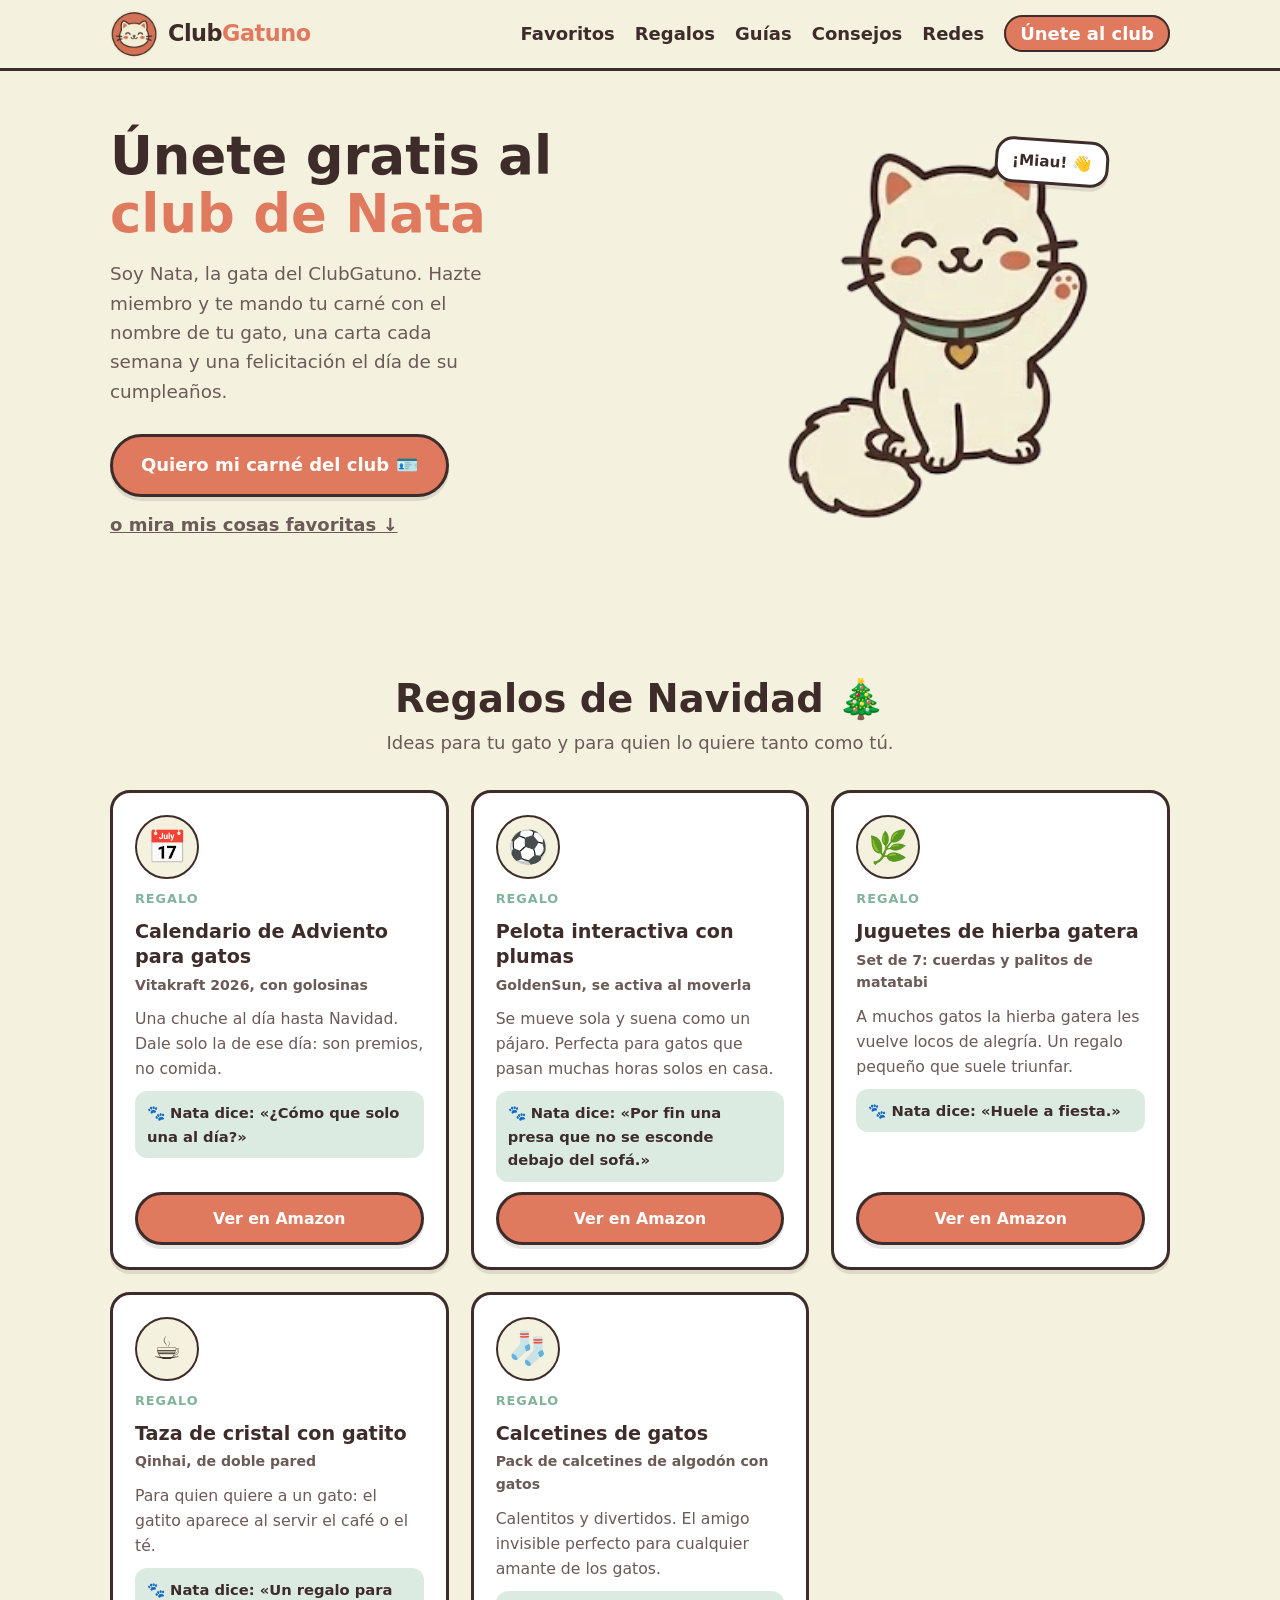
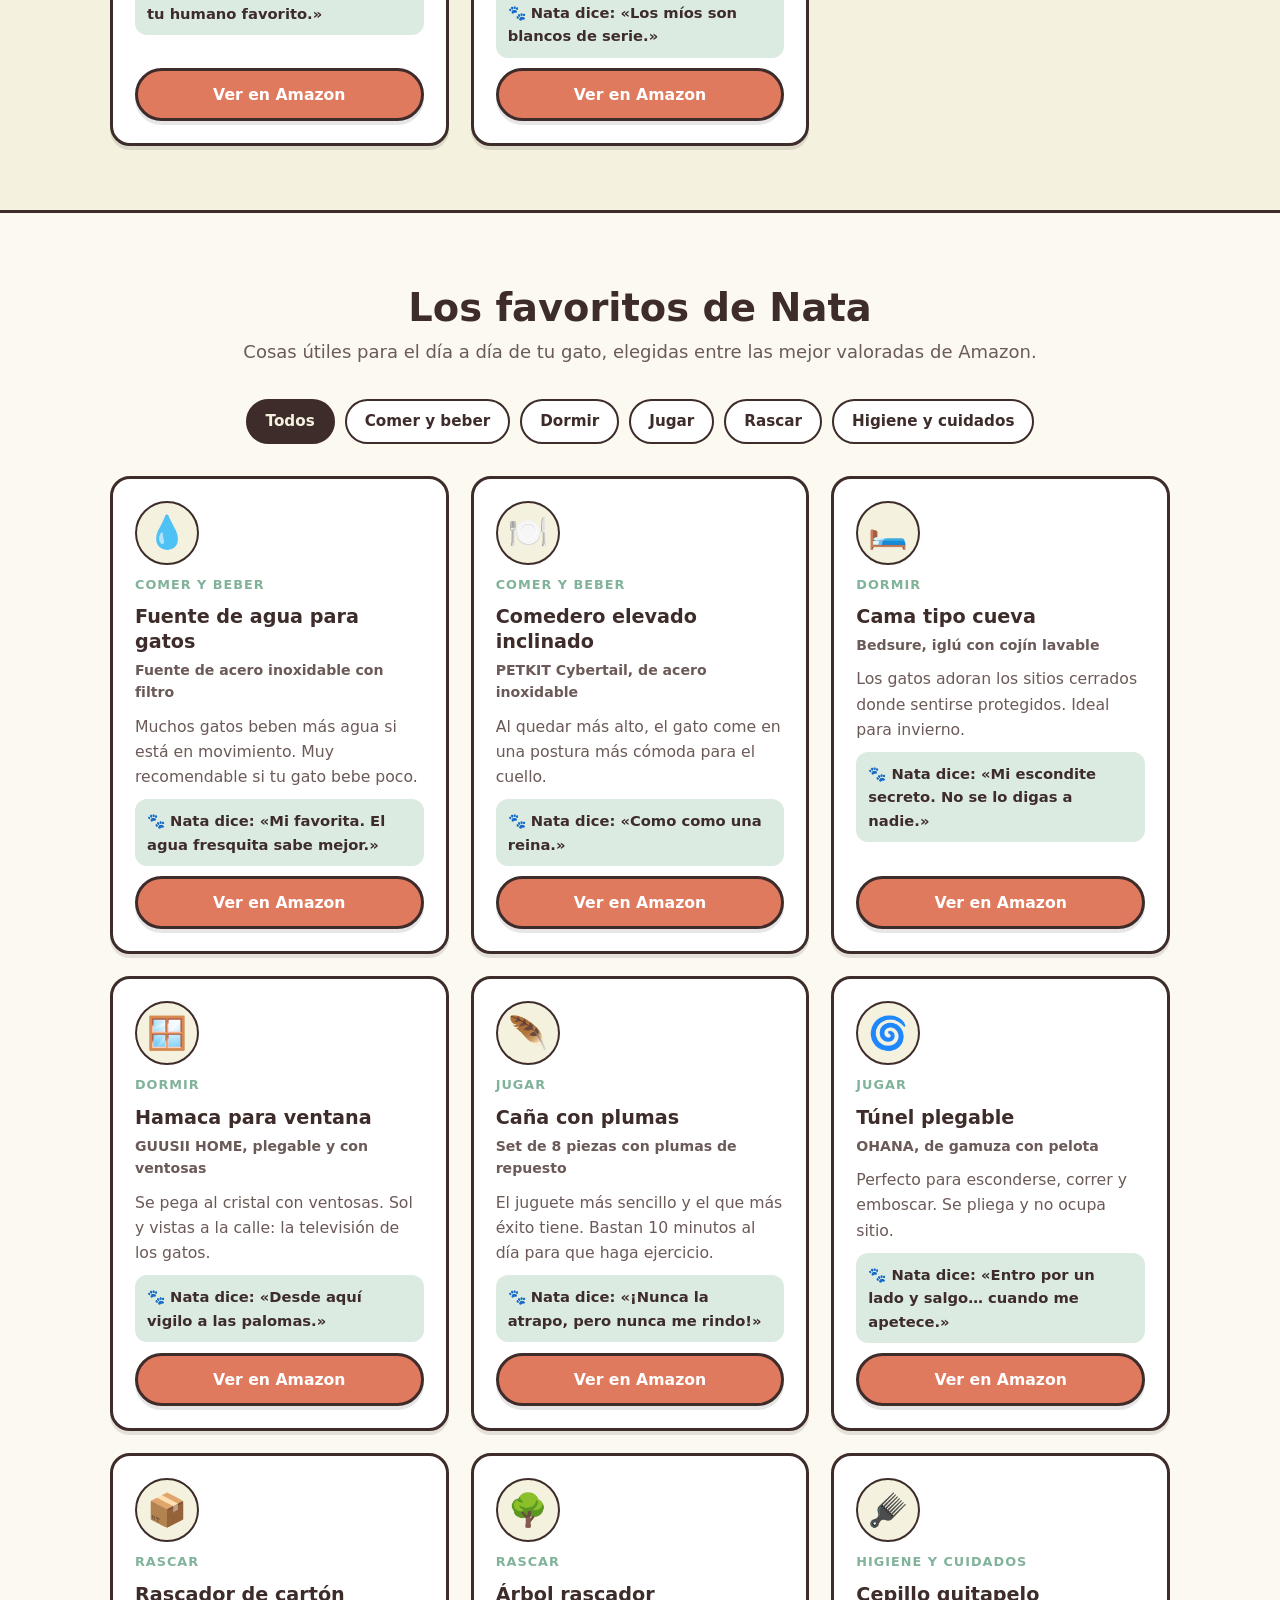
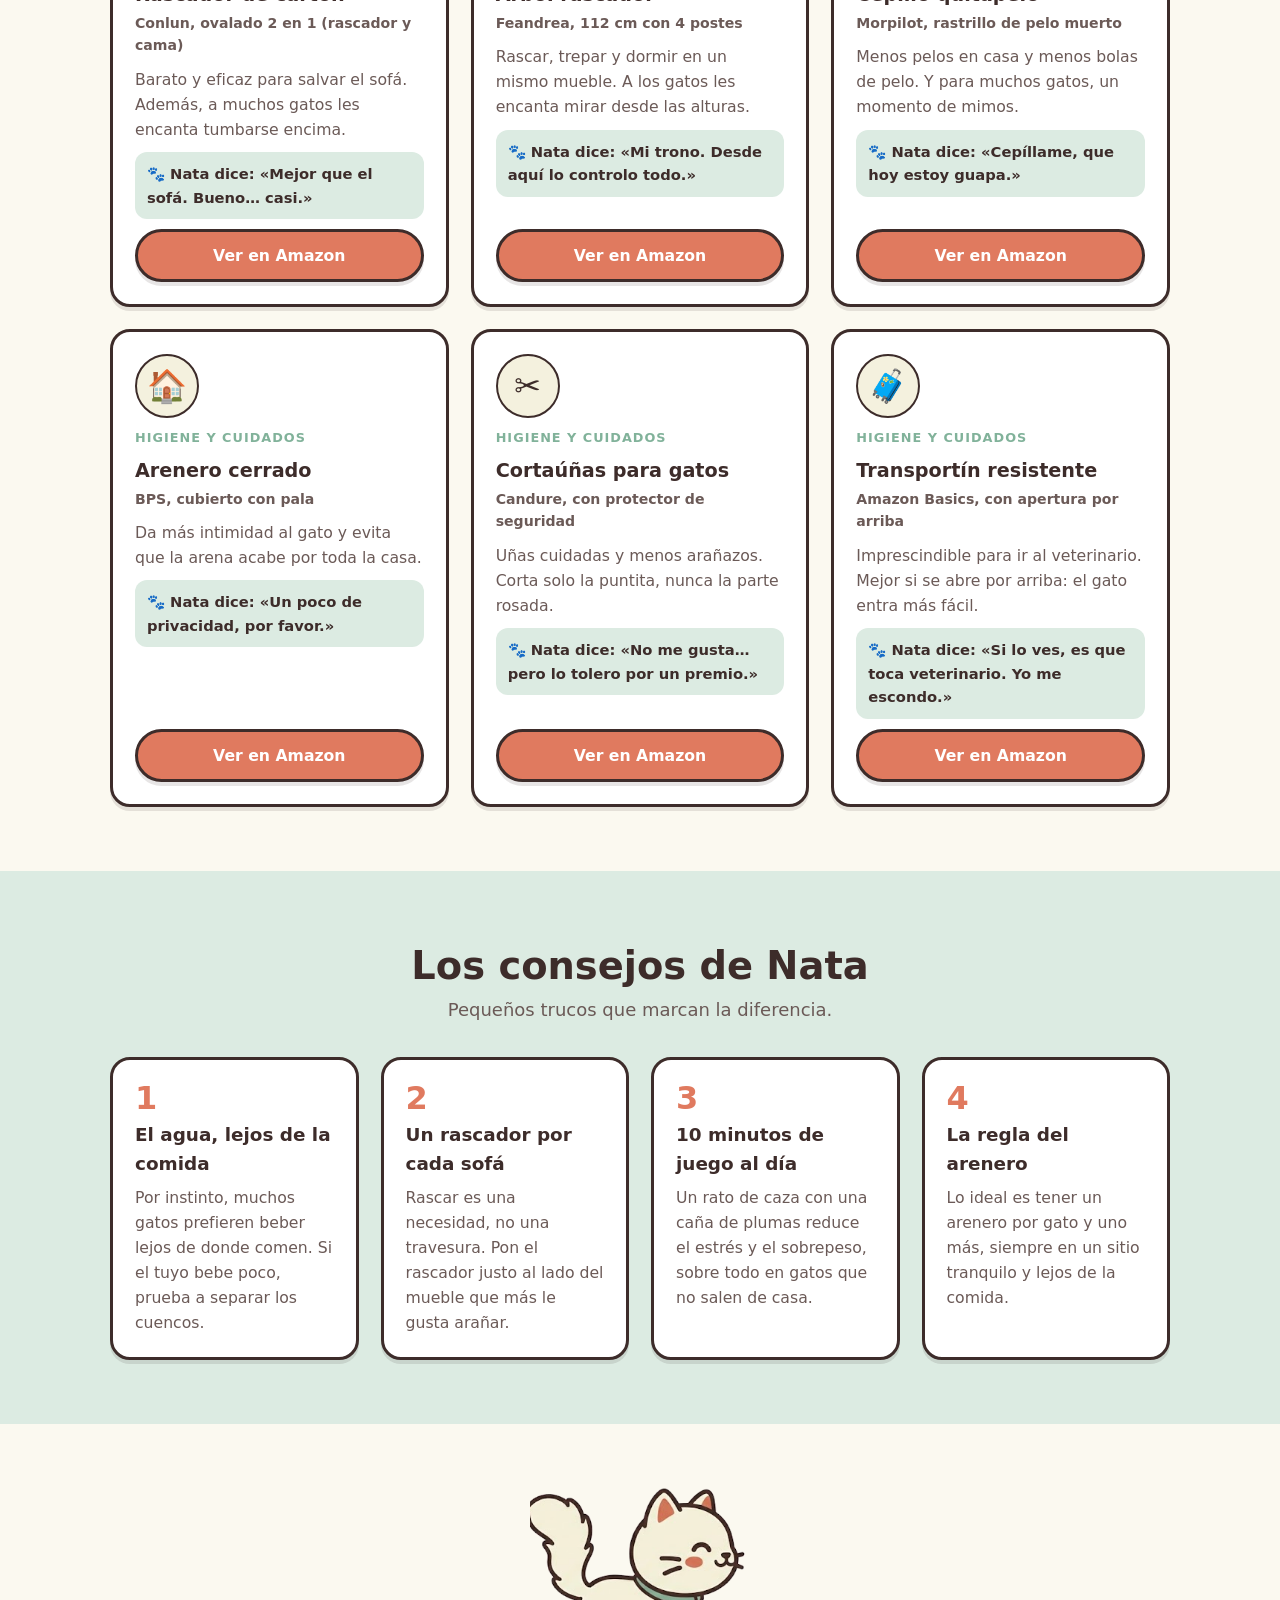
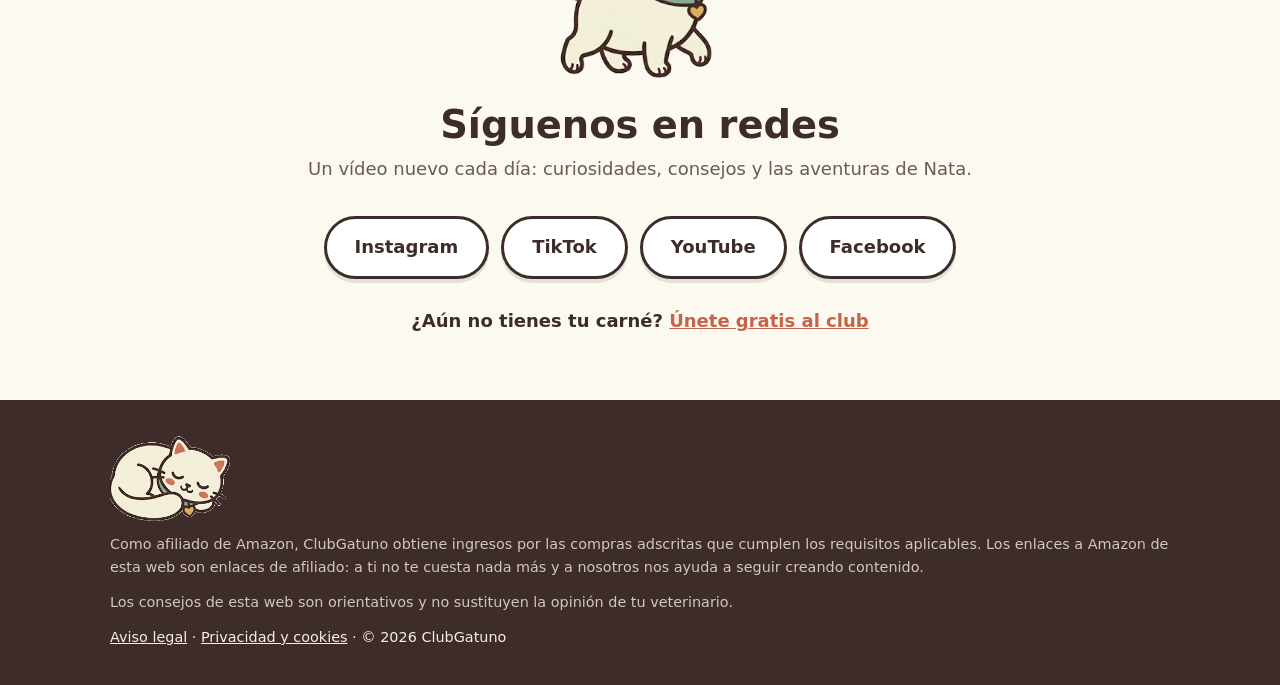
<file: index.html>
<!doctype html>
<html lang="es">
<head>
  <meta charset="utf-8">
  <meta name="viewport" content="width=device-width, initial-scale=1">
  <title>ClubGatuno · El club gratis para quien quiere a su gato</title>
  <meta name="description" content="Únete gratis al club de Nata: carné con el nombre de tu gato, una carta cada semana y una felicitación por su cumpleaños. Además, consejos y los favoritos de Nata.">
  <link rel="icon" href="img/favicon.png">
  <meta property="og:title" content="ClubGatuno · Únete gratis al club de Nata">
  <meta property="og:description" content="Carné con el nombre de tu gato, una carta cada semana y consejos para que sea el más feliz de la casa.">
  <meta property="og:image" content="https://clubgatuno.es/img/compartir.png">
  <meta property="og:image:width" content="1200">
  <meta property="og:image:height" content="630">
  <meta property="og:locale" content="es_ES">
  <meta property="og:site_name" content="ClubGatuno">
  <meta name="twitter:card" content="summary_large_image">
  <meta property="og:url" content="https://clubgatuno.es/">
  <meta property="og:type" content="website">
  <link rel="canonical" href="https://clubgatuno.es/">
  <link rel="stylesheet" href="styles.css">
  <!-- Cloudflare Web Analytics --><script type='module' src='https://static.cloudflareinsights.com/beacon.min.js' data-cf-beacon='{"token": "28d118872ca0471791528103355aa929"}'></script><!-- End Cloudflare Web Analytics -->
</head>
<body>

  <header class="cabecera">
    <div class="contenedor">
      <a class="marca" href="#">
        <img src="img/logo.png" alt="Logo de ClubGatuno">
        <span>Club<b>Gatuno</b></span>
      </a>
      <a class="cabecera-club" href="club.html">Únete al club</a>
      <nav>
        <ul class="menu">
          <li><a href="#favoritos">Favoritos</a></li>
          <li><a href="#regalos">Regalos</a></li>
          <li><a href="guias/">Guías</a></li>
          <li><a href="#consejos">Consejos</a></li>
          <li><a href="#redes">Redes</a></li>
          <li><a class="menu-club" href="club.html">Únete al club</a></li>
        </ul>
      </nav>
    </div>
  </header>

  <main>
    <section class="portada">
      <div class="contenedor">
        <div>
          <h1>Únete gratis al <em>club de Nata</em></h1>
          <p>Soy Nata, la gata del ClubGatuno. Hazte miembro y te mando tu carné con el nombre de tu gato, una carta cada semana y una felicitación el día de su cumpleaños.</p>
          <div class="portada-botones">
            <a class="boton" href="club.html">Quiero mi carné del club 🪪</a>
            <a class="enlace-suave" href="#favoritos">o mira mis cosas favoritas ↓</a>
          </div>
        </div>
        <div class="portada-nata">
          <img src="img/nata-saludando.png" alt="Nata, la gata de ClubGatuno, saludando">
          <div class="bocadillo">¡Miau! 👋</div>
        </div>
      </div>
    </section>

    <section id="regalos" class="regalos" hidden>
      <div class="contenedor">
        <div class="titulo-seccion">
          <h2>Regalos de Navidad 🎄</h2>
          <p>Ideas para tu gato y para quien lo quiere tanto como tú.</p>
        </div>
        <div class="rejilla" id="productos-regalos"></div>
      </div>
    </section>

    <section id="favoritos">
      <div class="contenedor">
        <div class="titulo-seccion">
          <h2>Los favoritos de Nata</h2>
          <p>Cosas útiles para el día a día de tu gato, elegidas entre las mejor valoradas de Amazon.</p>
        </div>
        <div class="filtros" id="filtros"></div>
        <div class="rejilla" id="productos"></div>
      </div>
    </section>

    <section id="consejos" class="consejos">
      <div class="contenedor">
        <div class="titulo-seccion">
          <h2>Los consejos de Nata</h2>
          <p>Pequeños trucos que marcan la diferencia.</p>
        </div>
        <div class="lista-consejos">
          <article class="consejo">
            <div class="num">1</div>
            <h3>El agua, lejos de la comida</h3>
            <p>Por instinto, muchos gatos prefieren beber lejos de donde comen. Si el tuyo bebe poco, prueba a separar los cuencos.</p>
          </article>
          <article class="consejo">
            <div class="num">2</div>
            <h3>Un rascador por cada sofá</h3>
            <p>Rascar es una necesidad, no una travesura. Pon el rascador justo al lado del mueble que más le gusta arañar.</p>
          </article>
          <article class="consejo">
            <div class="num">3</div>
            <h3>10 minutos de juego al día</h3>
            <p>Un rato de caza con una caña de plumas reduce el estrés y el sobrepeso, sobre todo en gatos que no salen de casa.</p>
          </article>
          <article class="consejo">
            <div class="num">4</div>
            <h3>La regla del arenero</h3>
            <p>Lo ideal es tener un arenero por gato y uno más, siempre en un sitio tranquilo y lejos de la comida.</p>
          </article>
        </div>
      </div>
    </section>

    <section id="redes" class="redes">
      <div class="contenedor">
        <img class="redes-nata" src="img/nata-caminando.png" alt="Nata caminando">
        <div class="titulo-seccion">
          <h2>Síguenos en redes</h2>
          <p>Un vídeo nuevo cada día: curiosidades, consejos y las aventuras de Nata.</p>
        </div>
        <div class="botones-redes">
          <a class="boton secundario" href="https://www.instagram.com/clubgatuno.es/" target="_blank" rel="noopener">Instagram</a>
          <a class="boton secundario" href="https://www.tiktok.com/@clubgatuno.es" target="_blank" rel="noopener">TikTok</a>
          <a class="boton secundario" href="https://www.youtube.com/@Club_Gatuno" target="_blank" rel="noopener">YouTube</a>
          <a class="boton secundario" href="https://www.facebook.com/profile.php?id=61595027027108" target="_blank" rel="noopener">Facebook</a>
        </div>
        <p class="recordatorio-club">¿Aún no tienes tu carné? <a href="club.html">Únete gratis al club</a></p>
      </div>
    </section>
  </main>

  <footer class="pie">
    <div class="contenedor">
      <img src="img/nata-durmiendo.png" alt="" width="120">
      <p class="aviso">Como afiliado de Amazon, ClubGatuno obtiene ingresos por las compras adscritas que cumplen los requisitos aplicables. Los enlaces a Amazon de esta web son enlaces de afiliado: a ti no te cuesta nada más y a nosotros nos ayuda a seguir creando contenido.</p>
      <p class="aviso">Los consejos de esta web son orientativos y no sustituyen la opinión de tu veterinario.</p>
      <p><a href="aviso-legal.html">Aviso legal</a> · <a href="privacidad.html">Privacidad y cookies</a> · © <span id="anio"></span> ClubGatuno</p>
    </div>
  </footer>

  <script src="productos.js"></script>
  <script>
    const contenedor = document.getElementById("productos");
    const filtros = document.getElementById("filtros");

    function enlaceAmazon(p) {
      if (p.asin) return "https://www.amazon.es/dp/" + p.asin + "?tag=" + AMAZON_TAG;
      // Filtro de Amazon "4 estrellas o más"
      return "https://www.amazon.es/s?k=" + encodeURIComponent(p.busqueda) + "&rh=p_72%3A831280031&tag=" + AMAZON_TAG;
    }

    // Solo productos de 4 estrellas o más: las búsquedas ya llevan el filtro;
    // un producto concreto (con "asin") necesita "estrellas" >= 4.
    const BUENOS = PRODUCTOS.filter(p => !p.asin || (p.estrellas || 0) >= ESTRELLAS_MINIMAS);
    const VISIBLES = BUENOS.filter(p => p.categoria !== "regalos");
    const REGALOS = BUENOS.filter(p => p.categoria === "regalos");

    function tarjeta(p) {
      return `
        <article class="tarjeta">
          <div class="tarjeta-icono" aria-hidden="true">${p.icono}</div>
          <div class="tarjeta-categoria">${CATEGORIAS[p.categoria] || "Regalo"}</div>
          <h3>${p.nombre}</h3>
          ${p.modelo ? `<div class="tarjeta-modelo">${p.modelo}</div>` : ""}
          <p>${p.texto}</p>
          <div class="dice-nata">🐾 Nata dice: «${p.nata}»</div>
          <a class="boton" href="${enlaceAmazon(p)}" target="_blank" rel="sponsored noopener">Ver en Amazon</a>
        </article>`;
    }

    function pintar(categoria) {
      const lista = categoria === "todos" ? VISIBLES : VISIBLES.filter(p => p.categoria === categoria);
      contenedor.innerHTML = lista.map(tarjeta).join("");
    }

    if (MOSTRAR_REGALOS && REGALOS.length) {
      document.getElementById("productos-regalos").innerHTML = REGALOS.map(tarjeta).join("");
      document.getElementById("regalos").hidden = false;
    } else {
      document.querySelector('.menu a[href="#regalos"]').parentElement.remove();
    }

    const opciones = { todos: "Todos", ...CATEGORIAS };
    filtros.innerHTML = Object.entries(opciones).map(([clave, nombre]) =>
      `<button class="filtro${clave === "todos" ? " activo" : ""}" data-cat="${clave}">${nombre}</button>`).join("");
    filtros.addEventListener("click", e => {
      const b = e.target.closest(".filtro");
      if (!b) return;
      filtros.querySelectorAll(".filtro").forEach(x => x.classList.toggle("activo", x === b));
      pintar(b.dataset.cat);
    });

    pintar("todos");
    document.getElementById("anio").textContent = new Date().getFullYear();
  </script>
</body>
</html>
</file>
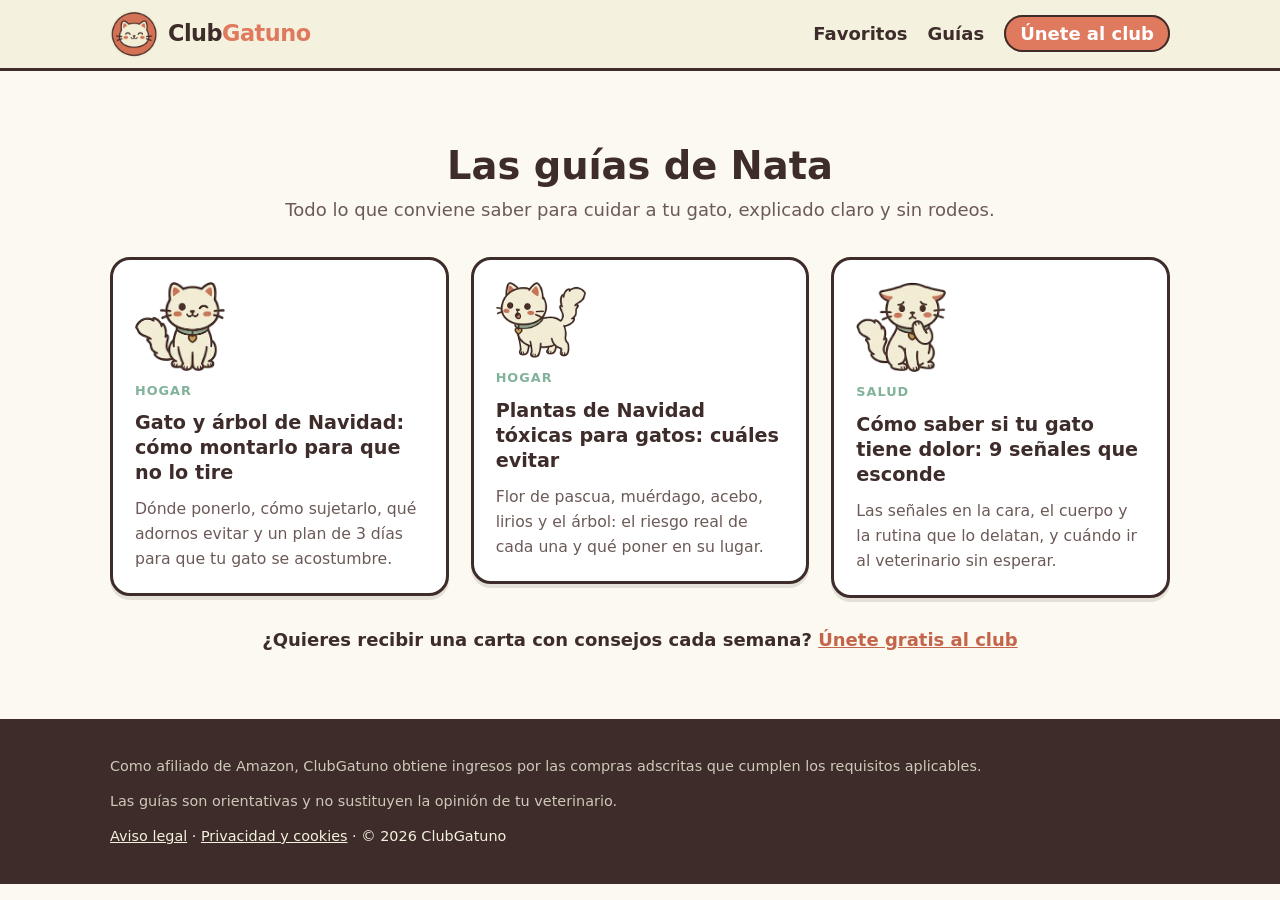
<file: guias/index.html>
<!doctype html>
<html lang="es">
<head>
  <meta charset="utf-8">
  <meta name="viewport" content="width=device-width, initial-scale=1">
  <title>Guías para cuidar a tu gato · ClubGatuno</title>
  <meta name="description" content="Guías prácticas y claras sobre salud, alimentación, comportamiento y cuidados del gato, escritas por el ClubGatuno.">
  <link rel="canonical" href="https://clubgatuno.es/guias/">
  <link rel="icon" href="../img/favicon.png">
  <meta property="og:title" content="Guías para cuidar a tu gato · ClubGatuno">
  <meta property="og:description" content="Guías prácticas sobre salud, alimentación, comportamiento y cuidados del gato.">
  <meta property="og:image" content="https://clubgatuno.es/img/compartir.png">
  <meta property="og:url" content="https://clubgatuno.es/guias/">
  <meta property="og:type" content="website">
  <meta property="og:locale" content="es_ES">
  <link rel="stylesheet" href="../styles.css">
  <!-- Cloudflare Web Analytics --><script type='module' src='https://static.cloudflareinsights.com/beacon.min.js' data-cf-beacon='{"token": "28d118872ca0471791528103355aa929"}'></script><!-- End Cloudflare Web Analytics -->
</head>
<body>
  <header class="cabecera">
    <div class="contenedor">
      <a class="marca" href="../"><img src="../img/logo.png" alt="Logo de ClubGatuno"><span>Club<b>Gatuno</b></span></a>
      <a class="cabecera-club" href="../unete.html">Únete al club</a>
      <nav>
        <ul class="menu">
          <li><a href="../#favoritos">Favoritos</a></li>
          <li><a href="./">Guías</a></li>
          <li><a class="menu-club" href="../unete.html">Únete al club</a></li>
        </ul>
      </nav>
    </div>
  </header>

  <main>
    <section>
      <div class="contenedor">
        <div class="titulo-seccion">
          <h2>Las guías de Nata</h2>
          <p>Todo lo que conviene saber para cuidar a tu gato, explicado claro y sin rodeos.</p>
        </div>
        <!-- LISTA DE GUÍAS: la más nueva, la primera. No borres esta línea. -->
        <div class="lista-guias">
          <a href="gato-arbol-navidad.html"><article class="tarjeta">
            <img src="../img/nata-guino.png" alt="">
            <div class="tarjeta-categoria">Hogar</div>
            <h3>Gato y árbol de Navidad: cómo montarlo para que no lo tire</h3>
            <p>Dónde ponerlo, cómo sujetarlo, qué adornos evitar y un plan de 3 días para que tu gato se acostumbre.</p>
          </article></a>
          <a href="plantas-navidad-toxicas-gatos.html"><article class="tarjeta">
            <img src="../img/nata-sorprendida.png" alt="">
            <div class="tarjeta-categoria">Hogar</div>
            <h3>Plantas de Navidad tóxicas para gatos: cuáles evitar</h3>
            <p>Flor de pascua, muérdago, acebo, lirios y el árbol: el riesgo real de cada una y qué poner en su lugar.</p>
          </article></a>
          <a href="senales-dolor-gato.html"><article class="tarjeta">
            <img src="../img/nata-preocupada.png" alt="">
            <div class="tarjeta-categoria">Salud</div>
            <h3>Cómo saber si tu gato tiene dolor: 9 señales que esconde</h3>
            <p>Las señales en la cara, el cuerpo y la rutina que lo delatan, y cuándo ir al veterinario sin esperar.</p>
          </article></a>
        </div>
        <p class="recordatorio-club" style="text-align:center">¿Quieres recibir una carta con consejos cada semana? <a href="../unete.html?o=guias">Únete gratis al club</a></p>
      </div>
    </section>
  </main>

  <footer class="pie">
    <div class="contenedor">
      <p class="aviso">Como afiliado de Amazon, ClubGatuno obtiene ingresos por las compras adscritas que cumplen los requisitos aplicables.</p>
      <p class="aviso">Las guías son orientativas y no sustituyen la opinión de tu veterinario.</p>
      <p><a href="../aviso-legal.html">Aviso legal</a> · <a href="../privacidad.html">Privacidad y cookies</a> · © 2026 ClubGatuno</p>
    </div>
  </footer>
</body>
</html>
</file>
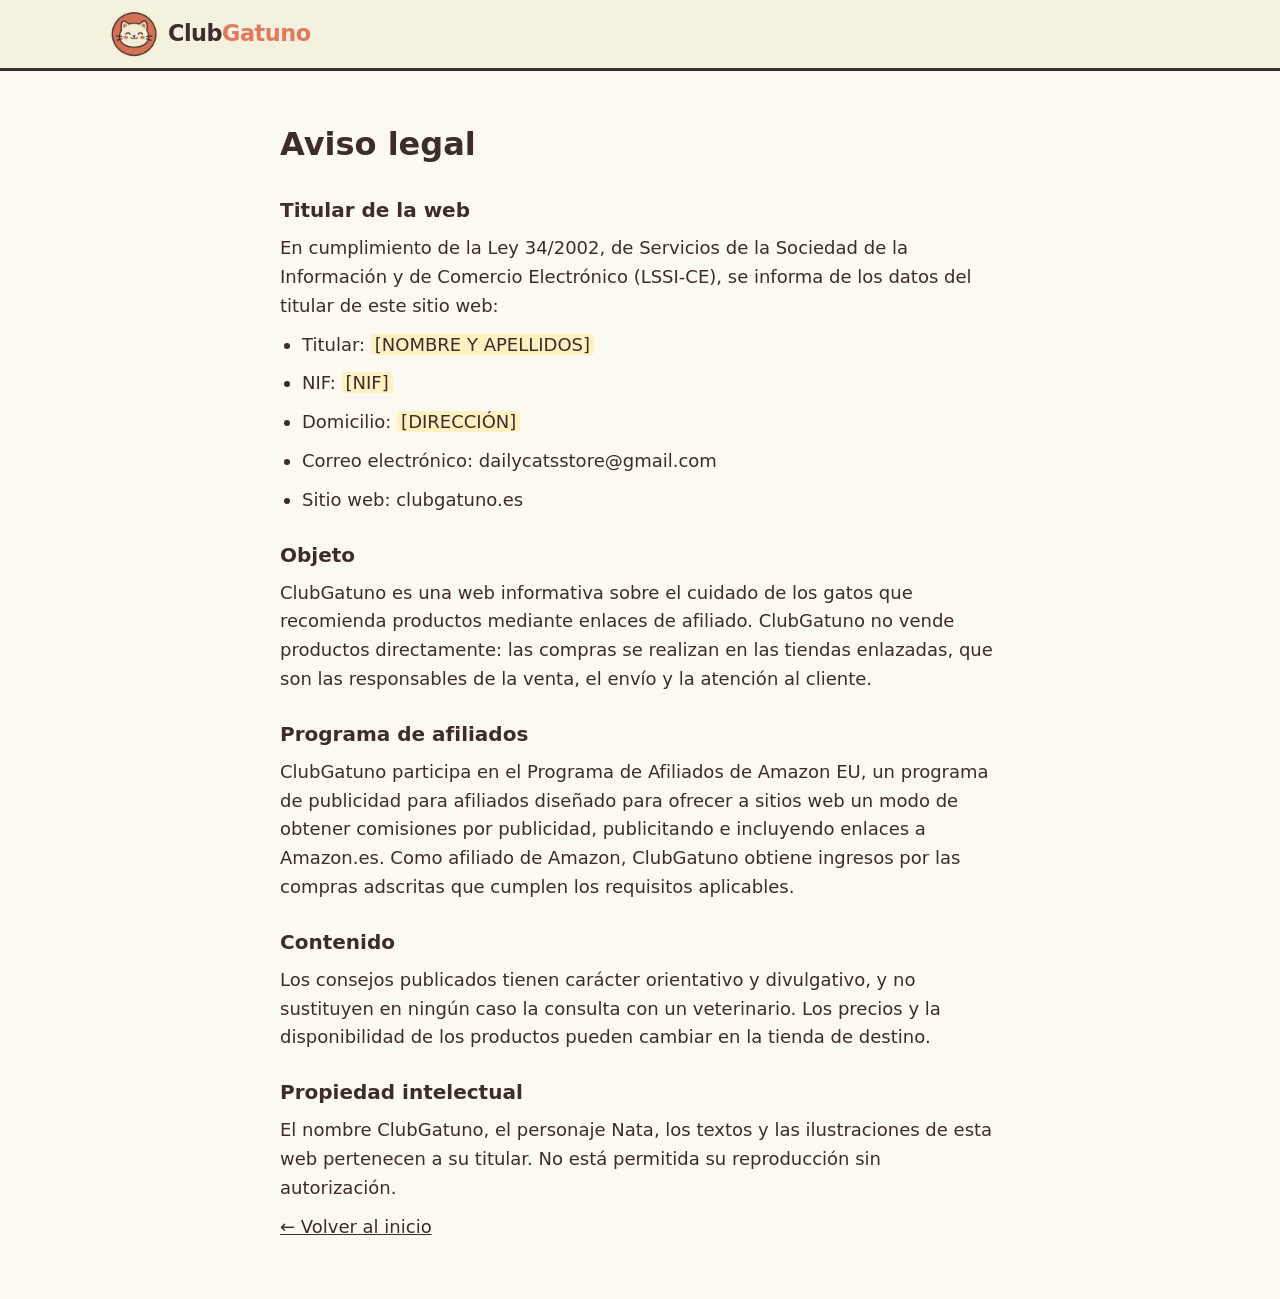
<file: aviso-legal.html>
<!doctype html>
<html lang="es">
<head>
  <meta charset="utf-8">
  <meta name="viewport" content="width=device-width, initial-scale=1">
  <title>Aviso legal · ClubGatuno</title>
  <link rel="icon" href="img/favicon.png">
  <link rel="stylesheet" href="styles.css">
  <!-- Cloudflare Web Analytics --><script type='module' src='https://static.cloudflareinsights.com/beacon.min.js' data-cf-beacon='{"token": "28d118872ca0471791528103355aa929"}'></script><!-- End Cloudflare Web Analytics -->
</head>
<body>
  <header class="cabecera">
    <div class="contenedor">
      <a class="marca" href="index.html"><img src="img/logo.png" alt="Logo de ClubGatuno"><span>Club<b>Gatuno</b></span></a>
    </div>
  </header>

  <main class="contenedor legal">
    <h1>Aviso legal</h1>

    <h2>Titular de la web</h2>
    <p>En cumplimiento de la Ley 34/2002, de Servicios de la Sociedad de la Información y de Comercio Electrónico (LSSI-CE), se informa de los datos del titular de este sitio web:</p>
    <ul>
      <li>Titular: <span class="pendiente">[NOMBRE Y APELLIDOS]</span></li>
      <li>NIF: <span class="pendiente">[NIF]</span></li>
      <li>Domicilio: <span class="pendiente">[DIRECCIÓN]</span></li>
      <li>Correo electrónico: dailycatsstore@gmail.com</li>
      <li>Sitio web: clubgatuno.es</li>
    </ul>

    <h2>Objeto</h2>
    <p>ClubGatuno es una web informativa sobre el cuidado de los gatos que recomienda productos mediante enlaces de afiliado. ClubGatuno no vende productos directamente: las compras se realizan en las tiendas enlazadas, que son las responsables de la venta, el envío y la atención al cliente.</p>

    <h2>Programa de afiliados</h2>
    <p>ClubGatuno participa en el Programa de Afiliados de Amazon EU, un programa de publicidad para afiliados diseñado para ofrecer a sitios web un modo de obtener comisiones por publicidad, publicitando e incluyendo enlaces a Amazon.es. Como afiliado de Amazon, ClubGatuno obtiene ingresos por las compras adscritas que cumplen los requisitos aplicables.</p>

    <h2>Contenido</h2>
    <p>Los consejos publicados tienen carácter orientativo y divulgativo, y no sustituyen en ningún caso la consulta con un veterinario. Los precios y la disponibilidad de los productos pueden cambiar en la tienda de destino.</p>

    <h2>Propiedad intelectual</h2>
    <p>El nombre ClubGatuno, el personaje Nata, los textos y las ilustraciones de esta web pertenecen a su titular. No está permitida su reproducción sin autorización.</p>

    <p><a href="index.html">← Volver al inicio</a></p>
  </main>
</body>
</html>
</file>
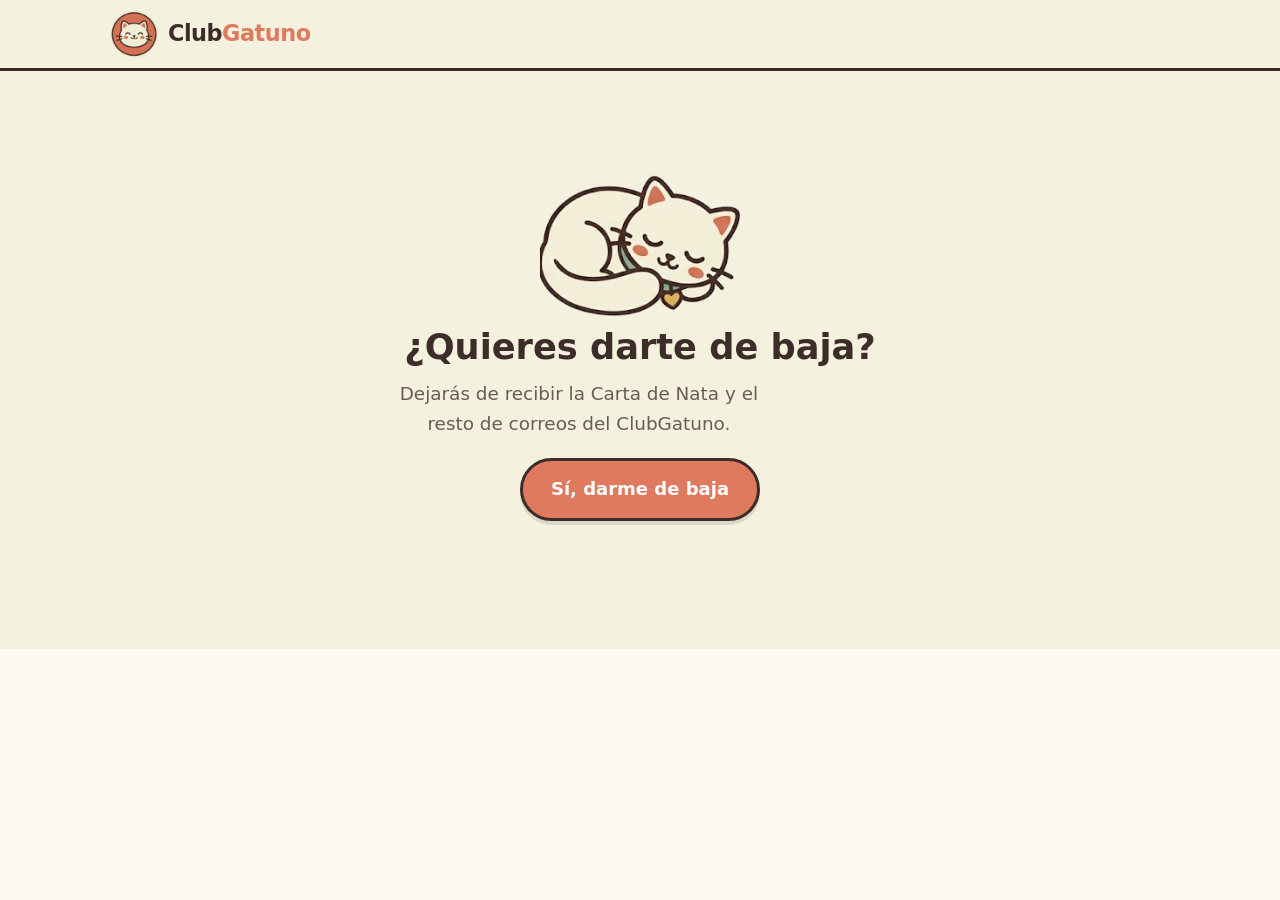
<file: baja.html>
<!doctype html>
<html lang="es">
<head>
  <meta charset="utf-8">
  <meta name="viewport" content="width=device-width, initial-scale=1">
  <title>Darse de baja · ClubGatuno</title>
  <meta name="robots" content="noindex">
  <link rel="icon" href="img/favicon.png">
  <link rel="stylesheet" href="styles.css">
  <style>
    .caja { max-width: 560px; margin: 0 auto; padding: 48px 20px 64px; text-align: center; }
    .caja h1 { font-size: clamp(1.7rem, 5vw, 2.2rem); font-weight: 900; margin: 12px 0; }
    .caja p { color: var(--marron-suave); margin-bottom: 20px; }
    .caja .boton { font: inherit; font-weight: 800; cursor: pointer; }
  </style>
  <!-- Cloudflare Web Analytics --><script type='module' src='https://static.cloudflareinsights.com/beacon.min.js' data-cf-beacon='{"token": "28d118872ca0471791528103355aa929"}'></script><!-- End Cloudflare Web Analytics -->
</head>
<body>
  <header class="cabecera">
    <div class="contenedor">
      <a class="marca" href="index.html"><img src="img/logo.png" alt="Logo de ClubGatuno"><span>Club<b>Gatuno</b></span></a>
    </div>
  </header>

  <main class="portada">
    <div class="caja">
      <img src="img/nata-durmiendo.png" alt="Nata durmiendo" style="width:200px;margin:0 auto">
      <h1 id="titulo">¿Quieres darte de baja?</h1>
      <p id="texto">Dejarás de recibir la Carta de Nata y el resto de correos del ClubGatuno.</p>
      <button class="boton" id="boton">Sí, darme de baja</button>
    </div>
  </main>

  <script src="config.js"></script>
  <script>
    const t = new URLSearchParams(location.search).get("t") || "";
    const boton = document.getElementById("boton");
    boton.addEventListener("click", async () => {
      boton.disabled = true; boton.textContent = "Un momento…";
      try {
        if (!API || !/^[a-f0-9]{32}$/.test(t)) throw new Error();
        const r = await fetch(API + "/api/baja", { method: "POST", headers: { "Content-Type": "application/json" }, body: JSON.stringify({ t }) });
        if (!(await r.json()).ok) throw new Error();
        document.getElementById("titulo").textContent = "Listo, ya no recibirás más correos";
        document.getElementById("texto").textContent = "Nata te echará de menos. Si algún día quieres volver, puedes unirte otra vez desde la web.";
        boton.outerHTML = '<a class="boton secundario" href="index.html">Volver a la web</a>';
      } catch (e) {
        boton.disabled = false; boton.textContent = "Sí, darme de baja";
        document.getElementById("texto").textContent = "No hemos podido darte de baja con este enlace. Escríbenos a dailycatsstore@gmail.com y lo hacemos nosotros.";
      }
    });
  </script>
</body>
</html>
</file>
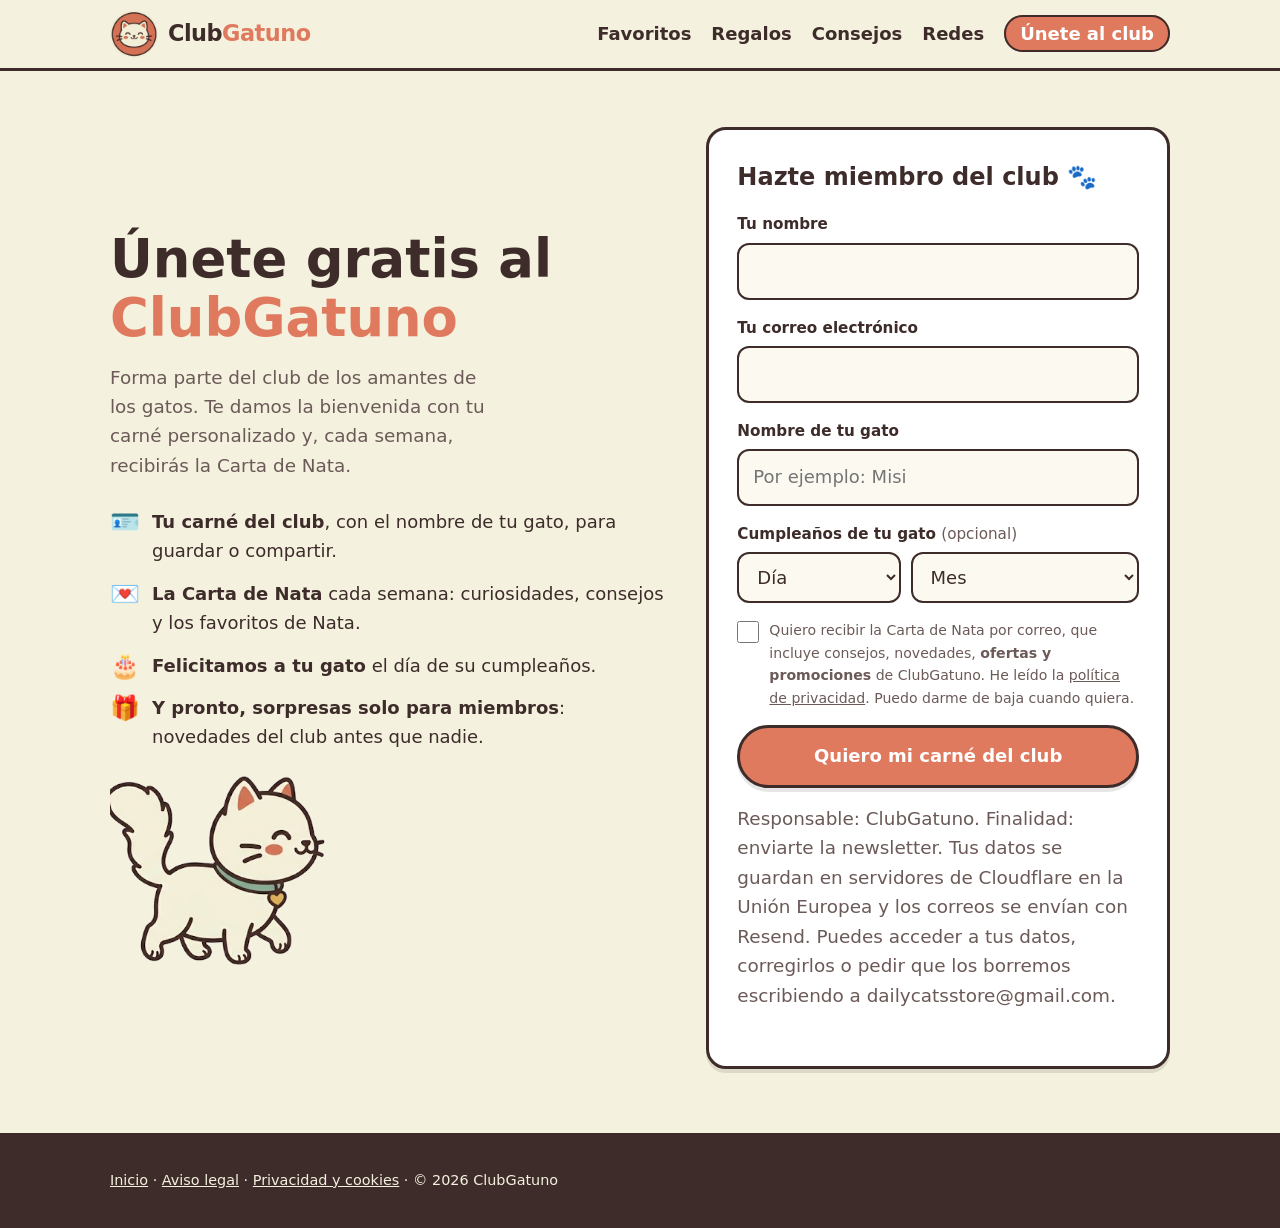
<file: club.html>
<!doctype html>
<html lang="es">
<head>
  <meta charset="utf-8">
  <meta name="viewport" content="width=device-width, initial-scale=1">
  <title>Únete al ClubGatuno · La Carta de Nata</title>
  <meta name="description" content="Únete gratis al ClubGatuno: recibe tu carné con el nombre de tu gato, la Carta de Nata cada semana y una felicitación por su cumpleaños.">
  <link rel="icon" href="img/favicon.png">
  <meta property="og:title" content="Únete gratis al ClubGatuno">
  <meta property="og:description" content="Recibe tu carné del club y la Carta de Nata cada semana.">
  <meta property="og:image" content="https://clubgatuno.es/img/compartir.png">
  <meta property="og:image:width" content="1200">
  <meta property="og:image:height" content="630">
  <meta property="og:url" content="https://clubgatuno.es/club.html">
  <meta property="og:type" content="website">
  <meta property="og:locale" content="es_ES">
  <meta property="og:site_name" content="ClubGatuno">
  <meta name="twitter:card" content="summary_large_image">
  <link rel="canonical" href="https://clubgatuno.es/club.html">
  <link rel="stylesheet" href="styles.css">
  <style>
    .club { display: grid; grid-template-columns: 1fr 1fr; gap: 40px; align-items: start; }
    .ventajas { list-style: none; display: grid; gap: 14px; margin: 24px 0; }
    .ventajas li { display: flex; gap: 12px; align-items: flex-start; }
    .ventajas .ico { font-size: 1.5rem; line-height: 1.2; }
    .formulario {
      background: #fff; border: 3px solid var(--marron); border-radius: var(--radio);
      box-shadow: var(--sombra); padding: 28px; display: grid; gap: 16px;
    }
    .formulario h2 { font-size: 1.5rem; }
    .campo { display: grid; gap: 6px; }
    .campo label { font-weight: 800; font-size: 0.95rem; }
    .campo .ayuda { font-weight: 400; color: var(--marron-suave); }
    .campo input, .campo select {
      font: inherit; padding: 12px 14px; border: 2px solid var(--marron); border-radius: 12px;
      background: var(--crema-claro); color: var(--marron); width: 100%;
    }
    .campo input:focus, .campo select:focus { outline: 3px solid var(--salvia); }
    .fila { display: grid; grid-template-columns: 1fr 1.4fr; gap: 10px; }
    .consentimiento { display: flex; gap: 10px; align-items: flex-start; font-size: 0.88rem; color: var(--marron-suave); }
    .consentimiento input { width: 22px; height: 22px; margin-top: 2px; flex: none; accent-color: var(--terracota); }
    .formulario .boton { font: inherit; font-weight: 800; cursor: pointer; width: 100%; }
    .letra-pequena { font-size: 0.8rem; color: var(--marron-suave); }
    .error { color: #B3261E; font-weight: 700; font-size: 0.92rem; display: none; }
    .aviso-demo { background: #FFF1C2; border-radius: 12px; padding: 10px 12px; font-size: 0.85rem; display: none; }

    .resultado { display: none; text-align: center; }
    .resultado h2 { font-size: 1.8rem; margin-bottom: 8px; }
    .resultado canvas { width: 100%; max-width: 540px; height: auto; margin: 20px auto; display: block;
      border-radius: 18px; box-shadow: 0 8px 24px rgba(61,44,42,.18); }
    .pasos { text-align: left; max-width: 540px; margin: 0 auto 20px; display: grid; gap: 8px; }

    @media (max-width: 760px) {
      .club { grid-template-columns: 1fr; }
      .formulario { padding: 20px; }
    }
  </style>
  <!-- Cloudflare Web Analytics --><script type='module' src='https://static.cloudflareinsights.com/beacon.min.js' data-cf-beacon='{"token": "28d118872ca0471791528103355aa929"}'></script><!-- End Cloudflare Web Analytics -->
</head>
<body>

  <header class="cabecera">
    <div class="contenedor">
      <a class="marca" href="index.html">
        <img src="img/logo.png" alt="Logo de ClubGatuno">
        <span>Club<b>Gatuno</b></span>
      </a>
      <a class="cabecera-club" href="club.html">Únete al club</a>
      <nav>
        <ul class="menu">
          <li><a href="index.html#favoritos">Favoritos</a></li>
          <li><a href="index.html#regalos">Regalos</a></li>
          <li><a href="index.html#consejos">Consejos</a></li>
          <li><a href="index.html#redes">Redes</a></li>
          <li><a class="menu-club" href="club.html">Únete al club</a></li>
        </ul>
      </nav>
    </div>
  </header>

  <main>
    <section class="portada">
      <div class="contenedor club">

        <div>
          <h1>Únete gratis al <em>ClubGatuno</em></h1>
          <p>Forma parte del club de los amantes de los gatos. Te damos la bienvenida con tu carné personalizado y, cada semana, recibirás la Carta de Nata.</p>
          <ul class="ventajas">
            <li><span class="ico">🪪</span><span><b>Tu carné del club</b>, con el nombre de tu gato, para guardar o compartir.</span></li>
            <li><span class="ico">💌</span><span><b>La Carta de Nata</b> cada semana: curiosidades, consejos y los favoritos de Nata.</span></li>
            <li><span class="ico">🎂</span><span><b>Felicitamos a tu gato</b> el día de su cumpleaños.</span></li>
            <li><span class="ico">🎁</span><span><b>Y pronto, sorpresas solo para miembros</b>: novedades del club antes que nadie.</span></li>
          </ul>
          <img src="img/nata-caminando.png" alt="Nata caminando" style="width:220px">
        </div>

        <div>
          <form class="formulario" id="form-club" novalidate>
            <h2>Hazte miembro del club 🐾</h2>

            <div class="campo">
              <label for="nombre">Tu nombre</label>
              <input id="nombre" name="nombre" type="text" autocomplete="given-name" maxlength="30" required>
            </div>

            <div class="campo">
              <label for="email">Tu correo electrónico</label>
              <input id="email" name="email" type="email" autocomplete="email" required>
            </div>

            <div class="campo">
              <label for="gato">Nombre de tu gato</label>
              <input id="gato" name="gato" type="text" maxlength="24" placeholder="Por ejemplo: Misi" required>
            </div>

            <div class="campo">
              <label>Cumpleaños de tu gato <span class="ayuda">(opcional)</span></label>
              <div class="fila">
                <select id="dia" name="dia" aria-label="Día"><option value="">Día</option></select>
                <select id="mes" name="mes" aria-label="Mes"><option value="">Mes</option></select>
              </div>
            </div>

            <label class="consentimiento">
              <input id="acepto" type="checkbox">
              <span>Quiero recibir la Carta de Nata por correo, que incluye consejos, novedades, <b>ofertas y promociones</b> de ClubGatuno. He leído la <a href="privacidad.html" target="_blank">política de privacidad</a>. Puedo darme de baja cuando quiera.</span>
            </label>

            <input type="text" name="web" tabindex="-1" autocomplete="off" aria-hidden="true" style="position:absolute;left:-9999px;width:1px;height:1px">
            <p class="error" id="error"></p>
            <p class="aviso-demo" id="aviso-demo">Modo de prueba: la newsletter aún no está conectada y no se guarda ningún dato. Solo se genera el carné.</p>

            <button class="boton" type="submit">Quiero mi carné del club</button>
            <p class="letra-pequena">Responsable: ClubGatuno. Finalidad: enviarte la newsletter. Tus datos se guardan en servidores de Cloudflare en la Unión Europea y los correos se envían con Resend. Puedes acceder a tus datos, corregirlos o pedir que los borremos escribiendo a dailycatsstore@gmail.com.</p>
          </form>

          <div class="resultado" id="resultado">
            <h2>¡Te damos la bienvenida al club! 🎉</h2>
            <p>Aquí tienes tu carné. Guárdalo o compártelo con quien quieras.</p>
            <canvas id="carne" width="1080" height="680"></canvas>
            <div class="pasos" id="pasos">
              <p>📩 <b>Último paso:</b> te hemos enviado un correo. Haz clic en el botón de confirmación para empezar a recibir la Carta de Nata. Si no lo ves, mira en la carpeta de spam o en "Promociones".</p>
            </div>
            <a class="boton" id="descargar" download="carne-clubgatuno.png">Descargar mi carné</a>
          </div>
        </div>

      </div>
    </section>
  </main>

  <footer class="pie">
    <div class="contenedor">
      <p><a href="index.html">Inicio</a> · <a href="aviso-legal.html">Aviso legal</a> · <a href="privacidad.html">Privacidad y cookies</a> · © <span id="anio"></span> ClubGatuno</p>
    </div>
  </footer>

  <script src="config.js"></script>
  <script src="carne.js"></script>
  <script>
    // Red de la que viene la visita (?o=instagram en el enlace de la biografía)
    const ORIGEN = (new URLSearchParams(location.search).get("o") || "web").toLowerCase().replace(/[^a-z_]/g, "").slice(0, 20) || "web";

    const MESES = ["enero","febrero","marzo","abril","mayo","junio","julio","agosto","septiembre","octubre","noviembre","diciembre"];
    const selDia = document.getElementById("dia");
    const selMes = document.getElementById("mes");
    for (let d = 1; d <= 31; d++) selDia.add(new Option(d, String(d).padStart(2, "0")));
    MESES.forEach((m, i) => selMes.add(new Option(m[0].toUpperCase() + m.slice(1), String(i + 1).padStart(2, "0"))));

    const form = document.getElementById("form-club");
    const error = document.getElementById("error");
    if (!API) document.getElementById("aviso-demo").style.display = "block";

    function mostrarError(texto) { error.textContent = texto; error.style.display = "block"; }

    form.addEventListener("submit", async e => {
      e.preventDefault();
      error.style.display = "none";
      const nombre = form.nombre.value.trim();
      const email = form.email.value.trim();
      const gato = form.gato.value.trim();
      if (!nombre) return mostrarError("Escribe tu nombre.");
      if (!/^[^\s@]+@[^\s@]+\.[^\s@]+$/.test(email)) return mostrarError("Revisa tu correo electrónico.");
      if (!gato) return mostrarError("Escribe el nombre de tu gato.");
      if (!document.getElementById("acepto").checked) return mostrarError("Para unirte al club tienes que marcar la casilla de aceptación.");

      const boton = form.querySelector("button");
      boton.disabled = true; boton.textContent = "Enviando…";

      if (API) {
        try {
          const r = await fetch(API + "/api/unirse", {
            method: "POST", headers: { "Content-Type": "application/json" },
            body: JSON.stringify({ nombre, email, gato, dia: selDia.value, mes: selMes.value, acepto: true,
              origen: ORIGEN, web: form.web.value })
          });
          const res = await r.json();
          if (!res.ok) throw new Error(res.error || "error");
        } catch (err) {
          boton.disabled = false; boton.textContent = "Quiero mi carné del club";
          return mostrarError(err.message && err.message !== "error" && !/fetch/i.test(err.message)
            ? err.message : "No hemos podido conectar. Inténtalo de nuevo en un momento.");
        }
      } else {
        document.getElementById("pasos").innerHTML =
          "<p>🧪 <b>Modo de prueba:</b> el servidor del club aún no está conectado. No se ha guardado nada.</p>";
      }

      if (API) try { localStorage.setItem("cg_miembro", "1"); } catch (e) {}
      await dibujarCarne(nombre, gato, selDia.value, selMes.value);
      form.style.display = "none";
      document.getElementById("resultado").style.display = "block";
      document.getElementById("resultado").scrollIntoView({ behavior: "smooth", block: "start" });
    });

    document.getElementById("anio").textContent = new Date().getFullYear();
  </script>
</body>
</html>
</file>
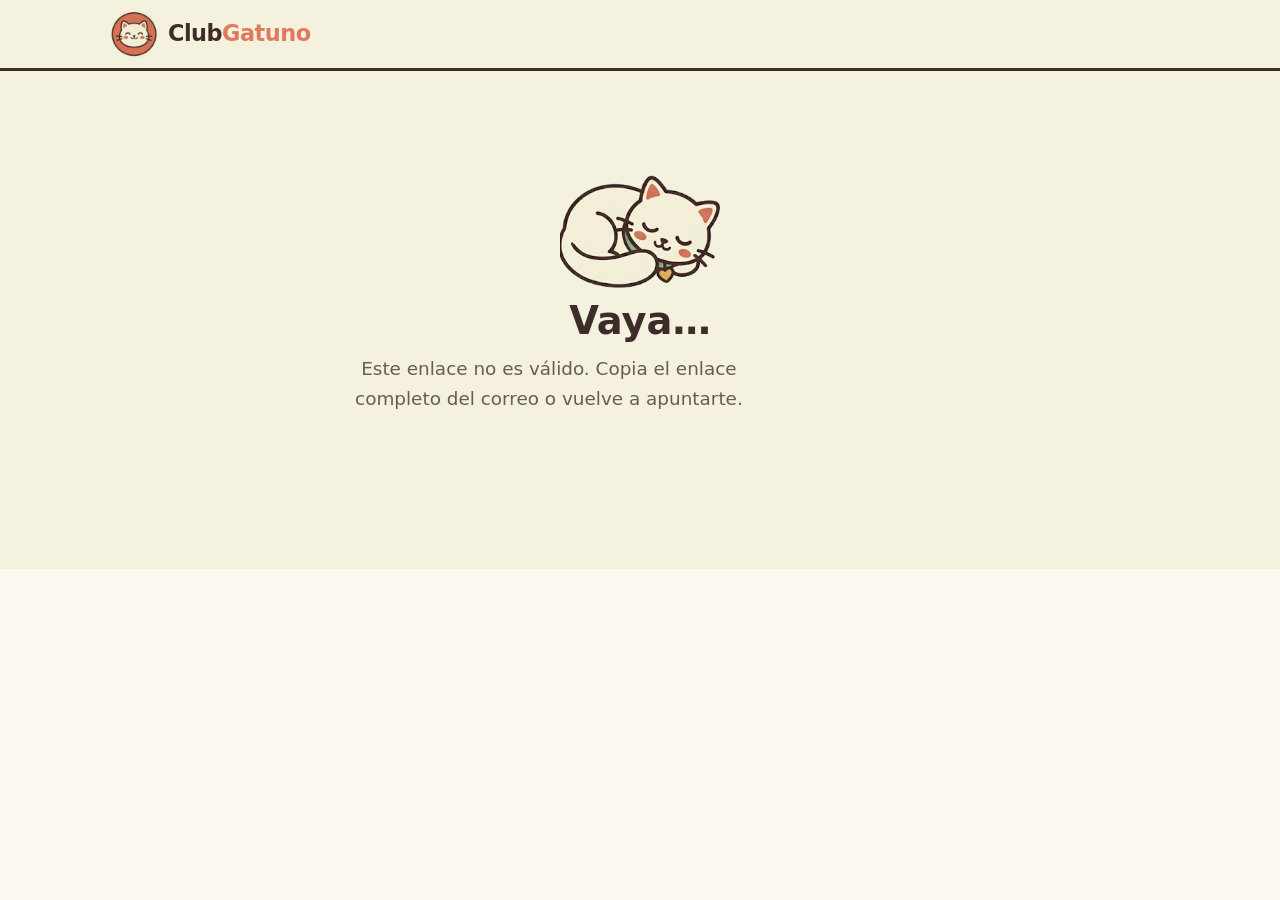
<file: confirmar.html>
<!doctype html>
<html lang="es">
<head>
  <meta charset="utf-8">
  <meta name="viewport" content="width=device-width, initial-scale=1">
  <title>Confirmar · ClubGatuno</title>
  <meta name="robots" content="noindex">
  <link rel="icon" href="img/favicon.png">
  <link rel="stylesheet" href="styles.css">
  <style>
    .caja { max-width: 620px; margin: 0 auto; padding: 48px 20px 64px; text-align: center; }
    .caja h1 { font-size: clamp(1.8rem, 5vw, 2.4rem); font-weight: 900; margin: 12px 0; }
    .caja p { color: var(--marron-suave); }
    .caja canvas { width: 100%; max-width: 540px; height: auto; margin: 24px auto; display: none;
      border-radius: 18px; box-shadow: 0 8px 24px rgba(61,44,42,.18); }
    .caja .acciones { display: none; gap: 12px; justify-content: center; flex-wrap: wrap; margin-top: 8px; }
  </style>
  <!-- Cloudflare Web Analytics --><script type='module' src='https://static.cloudflareinsights.com/beacon.min.js' data-cf-beacon='{"token": "28d118872ca0471791528103355aa929"}'></script><!-- End Cloudflare Web Analytics -->
</head>
<body>
  <header class="cabecera">
    <div class="contenedor">
      <a class="marca" href="index.html"><img src="img/logo.png" alt="Logo de ClubGatuno"><span>Club<b>Gatuno</b></span></a>
    </div>
  </header>

  <main class="portada">
    <div class="caja">
      <img id="nata" src="img/nata-sentada.png" alt="Nata" style="width:160px;margin:0 auto">
      <h1 id="titulo">Confirmando…</h1>
      <p id="texto">Un momento, Nata está revisando tu carné.</p>
      <canvas id="carne" width="1080" height="680"></canvas>
      <div class="acciones" id="acciones">
        <a class="boton" id="descargar" download="carne-clubgatuno.png">Descargar mi carné</a>
        <a class="boton secundario" href="index.html#favoritos">Ver los favoritos de Nata</a>
      </div>
    </div>
  </main>

  <script src="config.js"></script>
  <script src="carne.js"></script>
  <script>
    const t = new URLSearchParams(location.search).get("t") || "";
    const titulo = document.getElementById("titulo"), texto = document.getElementById("texto");
    function fallo(msg) { titulo.textContent = "Vaya…"; texto.textContent = msg; document.getElementById("nata").src = "img/nata-durmiendo.png"; }

    (async () => {
      if (!API) return fallo("El club todavía no está conectado.");
      if (!/^[a-f0-9]{32}$/.test(t)) return fallo("Este enlace no es válido. Copia el enlace completo del correo o vuelve a apuntarte.");
      try {
        const r = await fetch(API + "/api/confirmar", { method: "POST", headers: { "Content-Type": "application/json" }, body: JSON.stringify({ t }) });
        const d = await r.json();
        if (!d.ok) return fallo(d.error || "No hemos podido confirmar tu correo.");
        try { localStorage.setItem("cg_miembro", "1"); } catch (e) {}   // así unete.html le lleva directo a la web
        titulo.textContent = "¡Te damos la bienvenida al club! 🎉";
        texto.textContent = "Tu correo está confirmado. Te acabamos de enviar el primer correo de Nata, y cada semana recibirás la Carta de Nata.";
        history.replaceState(null, "", "confirmar.html");   // quita el código de la barra de direcciones
        const [mes, dia] = (d.cumple || "").split("-");
        await dibujarCarne(d.nombre, d.gato, dia || "", mes || "");
        document.getElementById("carne").style.display = "block";
        document.getElementById("acciones").style.display = "flex";
      } catch (e) {
        fallo("No hemos podido conectar. Inténtalo de nuevo en un momento.");
      }
    })();
  </script>
</body>
</html>
</file>
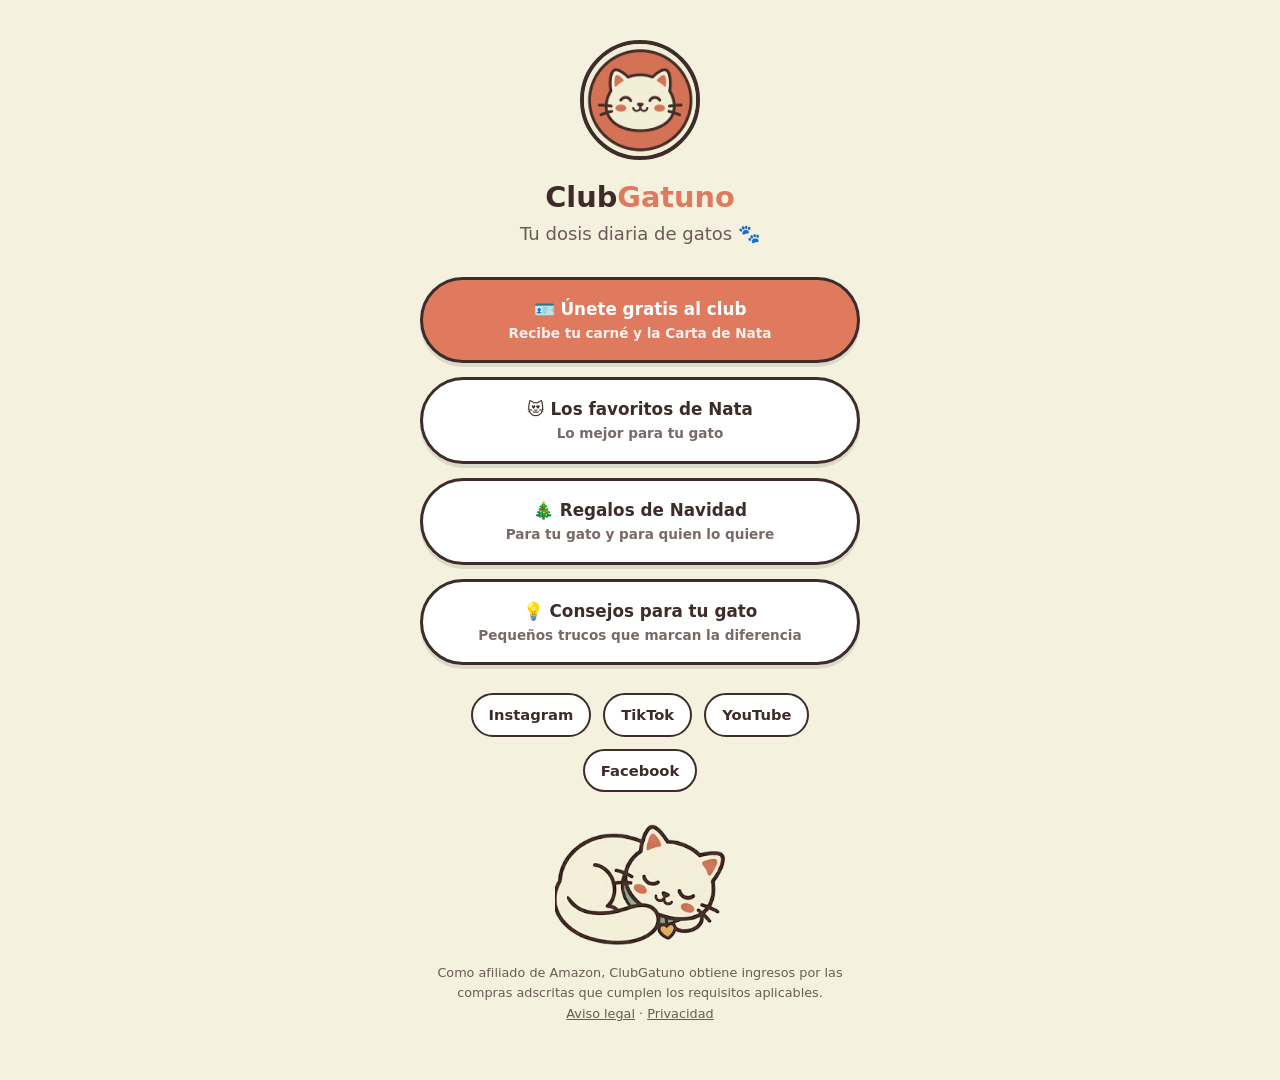
<file: enlaces.html>
<!doctype html>
<html lang="es">
<head>
  <meta charset="utf-8">
  <meta name="viewport" content="width=device-width, initial-scale=1">
  <title>ClubGatuno · Enlaces</title>
  <meta name="description" content="Todos los enlaces del ClubGatuno: únete gratis al club, los favoritos de Nata y nuestras redes.">
  <link rel="icon" href="img/favicon.png">
  <meta property="og:title" content="ClubGatuno · Enlaces">
  <meta property="og:description" content="Únete gratis al club, descubre los favoritos de Nata y síguenos en redes.">
  <meta property="og:image" content="https://clubgatuno.es/img/compartir.png">
  <meta property="og:image:width" content="1200">
  <meta property="og:image:height" content="630">
  <meta property="og:url" content="https://clubgatuno.es/enlaces.html">
  <meta property="og:type" content="website">
  <meta property="og:locale" content="es_ES">
  <meta property="og:site_name" content="ClubGatuno">
  <meta name="twitter:card" content="summary_large_image">
  <link rel="canonical" href="https://clubgatuno.es/enlaces.html">
  <link rel="stylesheet" href="styles.css">
  <style>
    body { background: var(--crema); }
    .enlaces { max-width: 480px; margin: 0 auto; padding: 40px 20px 56px; text-align: center; }
    .enlaces .avatar { width: 120px; height: 120px; border-radius: 50%; margin: 0 auto 14px; border: 4px solid var(--marron); }
    .enlaces h1 { font-size: 1.8rem; font-weight: 900; }
    .enlaces h1 b { color: var(--terracota); }
    .enlaces .lema { color: var(--marron-suave); margin-bottom: 28px; }
    .lista { display: grid; gap: 14px; }
    .lista .boton { display: block; width: 100%; padding: 16px 20px; font-size: 1.05rem; }
    .lista .boton small { display: block; font-weight: 600; font-size: 0.85rem; opacity: 0.9; }
    .lista .boton.secundario small { color: var(--marron-suave); }
    .redes-mini { display: flex; justify-content: center; gap: 12px; margin-top: 28px; flex-wrap: wrap; }
    .redes-mini a { font-weight: 800; text-decoration: none; background: #fff; border: 2px solid var(--marron);
      border-radius: 999px; padding: 8px 16px; font-size: 0.92rem; }
    .redes-mini a:hover { background: var(--salvia-claro); }
    .enlaces .nata { width: 170px; margin: 32px auto 0; }
    .legal-mini { margin-top: 18px; font-size: 0.8rem; color: var(--marron-suave); }
  </style>
  <!-- Cloudflare Web Analytics --><script type='module' src='https://static.cloudflareinsights.com/beacon.min.js' data-cf-beacon='{"token": "28d118872ca0471791528103355aa929"}'></script><!-- End Cloudflare Web Analytics -->
</head>
<body>
  <main class="enlaces">
    <img class="avatar" src="img/logo.png" alt="Logo de ClubGatuno">
    <h1>Club<b>Gatuno</b></h1>
    <p class="lema">Tu dosis diaria de gatos 🐾</p>

    <div class="lista">
      <a class="boton" href="club.html">🪪 Únete gratis al club<small>Recibe tu carné y la Carta de Nata</small></a>
      <a class="boton secundario" href="index.html#favoritos">😻 Los favoritos de Nata<small>Lo mejor para tu gato</small></a>
      <a class="boton secundario" href="index.html#regalos">🎄 Regalos de Navidad<small>Para tu gato y para quien lo quiere</small></a>
      <a class="boton secundario" href="index.html#consejos">💡 Consejos para tu gato<small>Pequeños trucos que marcan la diferencia</small></a>
    </div>

    <div class="redes-mini">
      <a href="https://www.instagram.com/clubgatuno.es/" target="_blank" rel="noopener">Instagram</a>
      <a href="https://www.tiktok.com/@clubgatuno.es" target="_blank" rel="noopener">TikTok</a>
      <a href="https://www.youtube.com/@Club_Gatuno" target="_blank" rel="noopener">YouTube</a>
      <a href="https://www.facebook.com/profile.php?id=61595027027108" target="_blank" rel="noopener">Facebook</a>
    </div>

    <img class="nata" src="img/nata-durmiendo.png" alt="Nata durmiendo">
    <p class="legal-mini">Como afiliado de Amazon, ClubGatuno obtiene ingresos por las compras adscritas que cumplen los requisitos aplicables.<br><a href="aviso-legal.html">Aviso legal</a> · <a href="privacidad.html">Privacidad</a></p>
  </main>
  <script>
    // Pasa la red de origen (?o=instagram) a los enlaces del club para saber de dónde vienen los miembros.
    const o = new URLSearchParams(location.search).get("o");
    if (o) document.querySelectorAll('a[href^="club.html"]').forEach(a => a.href = "club.html?o=" + encodeURIComponent(o));
    // Quien llega desde una red (enlace de la biografía con ?o=) va directo a la página de alta.
    // Con ?todo en la dirección se ve esta lista de enlaces.
    if (o && !new URLSearchParams(location.search).has("todo")) location.replace("unete.html?o=" + encodeURIComponent(o));
  </script>
</body>
</html>
</file>
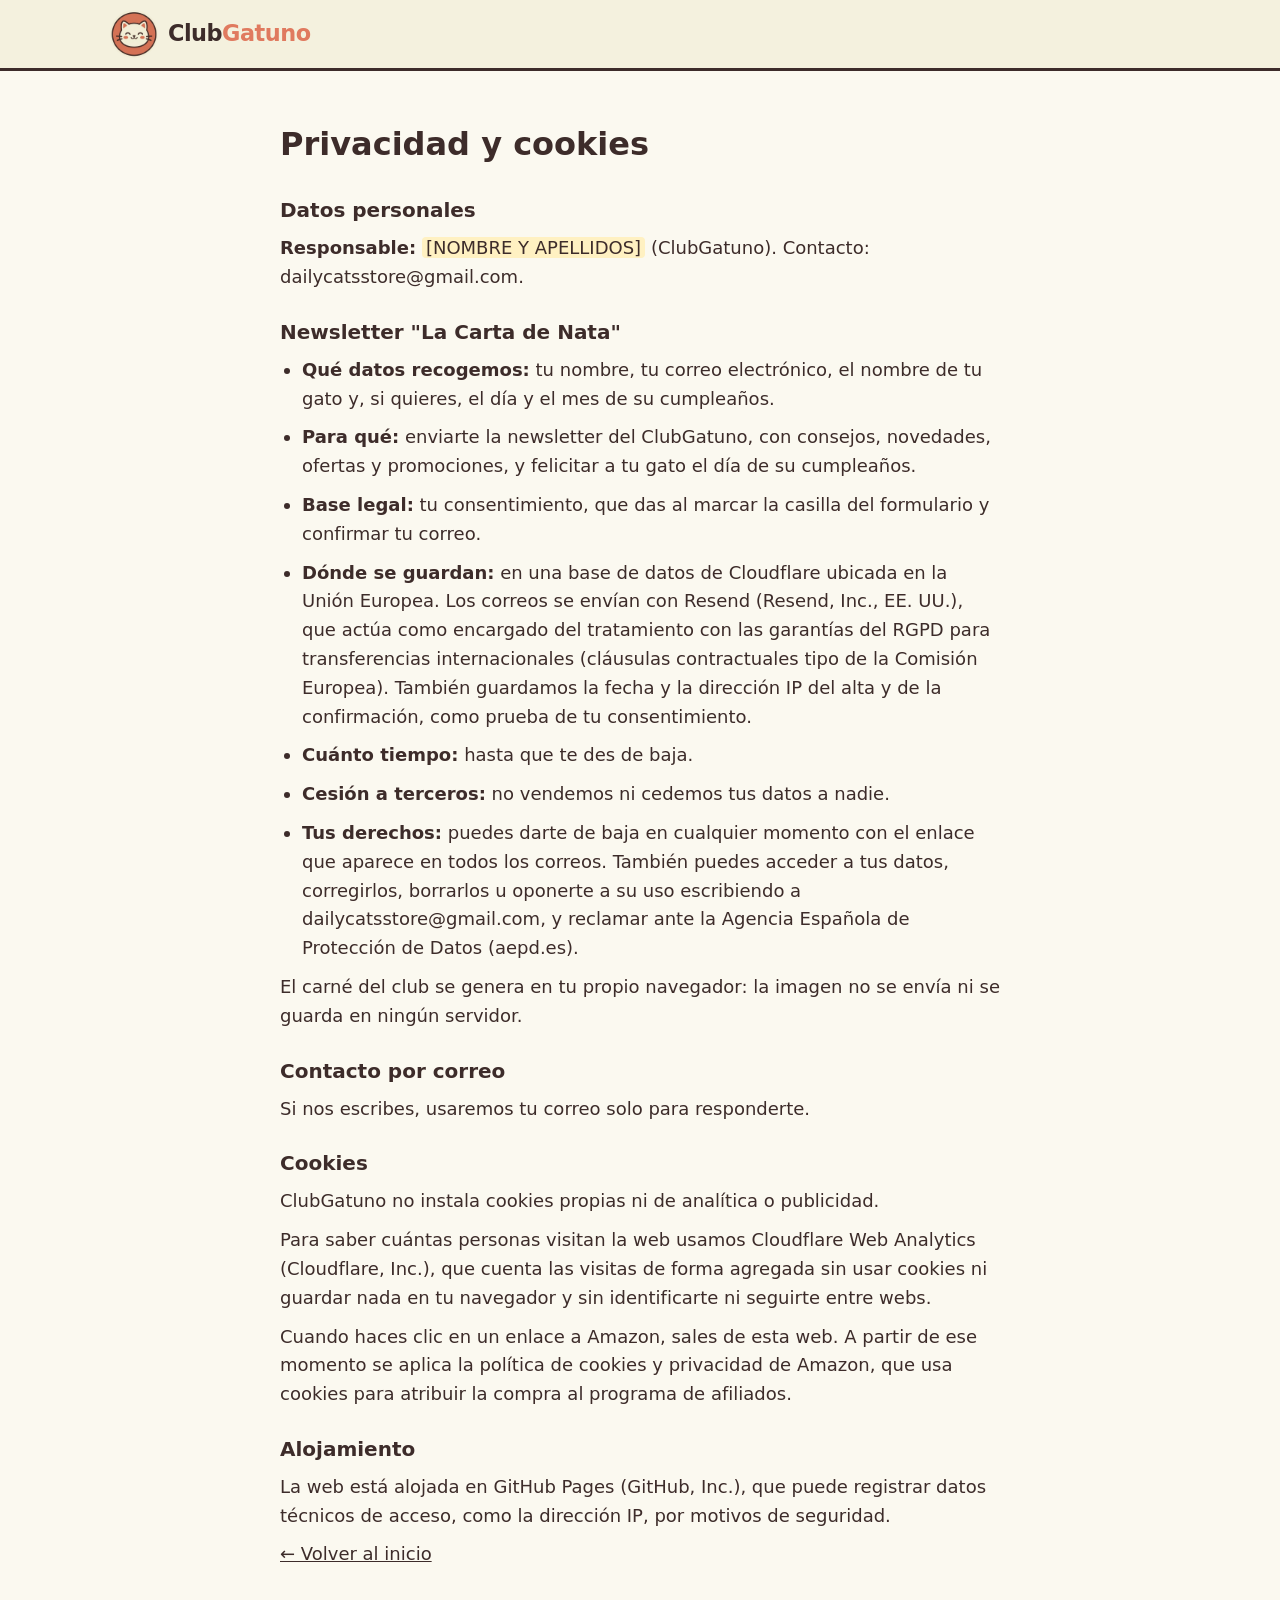
<file: privacidad.html>
<!doctype html>
<html lang="es">
<head>
  <meta charset="utf-8">
  <meta name="viewport" content="width=device-width, initial-scale=1">
  <title>Privacidad y cookies · ClubGatuno</title>
  <link rel="icon" href="img/favicon.png">
  <link rel="stylesheet" href="styles.css">
  <!-- Cloudflare Web Analytics --><script type='module' src='https://static.cloudflareinsights.com/beacon.min.js' data-cf-beacon='{"token": "28d118872ca0471791528103355aa929"}'></script><!-- End Cloudflare Web Analytics -->
</head>
<body>
  <header class="cabecera">
    <div class="contenedor">
      <a class="marca" href="index.html"><img src="img/logo.png" alt="Logo de ClubGatuno"><span>Club<b>Gatuno</b></span></a>
    </div>
  </header>

  <main class="contenedor legal">
    <h1>Privacidad y cookies</h1>

    <h2>Datos personales</h2>
    <p><b>Responsable:</b> <span class="pendiente">[NOMBRE Y APELLIDOS]</span> (ClubGatuno). Contacto: dailycatsstore@gmail.com.</p>

    <h2>Newsletter "La Carta de Nata"</h2>
    <ul>
      <li><b>Qué datos recogemos:</b> tu nombre, tu correo electrónico, el nombre de tu gato y, si quieres, el día y el mes de su cumpleaños.</li>
      <li><b>Para qué:</b> enviarte la newsletter del ClubGatuno, con consejos, novedades, ofertas y promociones, y felicitar a tu gato el día de su cumpleaños.</li>
      <li><b>Base legal:</b> tu consentimiento, que das al marcar la casilla del formulario y confirmar tu correo.</li>
      <li><b>Dónde se guardan:</b> en una base de datos de Cloudflare ubicada en la Unión Europea. Los correos se envían con Resend (Resend, Inc., EE. UU.), que actúa como encargado del tratamiento con las garantías del RGPD para transferencias internacionales (cláusulas contractuales tipo de la Comisión Europea). También guardamos la fecha y la dirección IP del alta y de la confirmación, como prueba de tu consentimiento.</li>
      <li><b>Cuánto tiempo:</b> hasta que te des de baja.</li>
      <li><b>Cesión a terceros:</b> no vendemos ni cedemos tus datos a nadie.</li>
      <li><b>Tus derechos:</b> puedes darte de baja en cualquier momento con el enlace que aparece en todos los correos. También puedes acceder a tus datos, corregirlos, borrarlos u oponerte a su uso escribiendo a dailycatsstore@gmail.com, y reclamar ante la Agencia Española de Protección de Datos (aepd.es).</li>
    </ul>
    <p>El carné del club se genera en tu propio navegador: la imagen no se envía ni se guarda en ningún servidor.</p>

    <h2>Contacto por correo</h2>
    <p>Si nos escribes, usaremos tu correo solo para responderte.</p>

    <h2>Cookies</h2>
    <p>ClubGatuno no instala cookies propias ni de analítica o publicidad.</p>
    <p>Para saber cuántas personas visitan la web usamos Cloudflare Web Analytics (Cloudflare, Inc.), que cuenta las visitas de forma agregada sin usar cookies ni guardar nada en tu navegador y sin identificarte ni seguirte entre webs.</p>
    <p>Cuando haces clic en un enlace a Amazon, sales de esta web. A partir de ese momento se aplica la política de cookies y privacidad de Amazon, que usa cookies para atribuir la compra al programa de afiliados.</p>

    <h2>Alojamiento</h2>
    <p>La web está alojada en GitHub Pages (GitHub, Inc.), que puede registrar datos técnicos de acceso, como la dirección IP, por motivos de seguridad.</p>

    <p><a href="index.html">← Volver al inicio</a></p>
  </main>
</body>
</html>
</file>
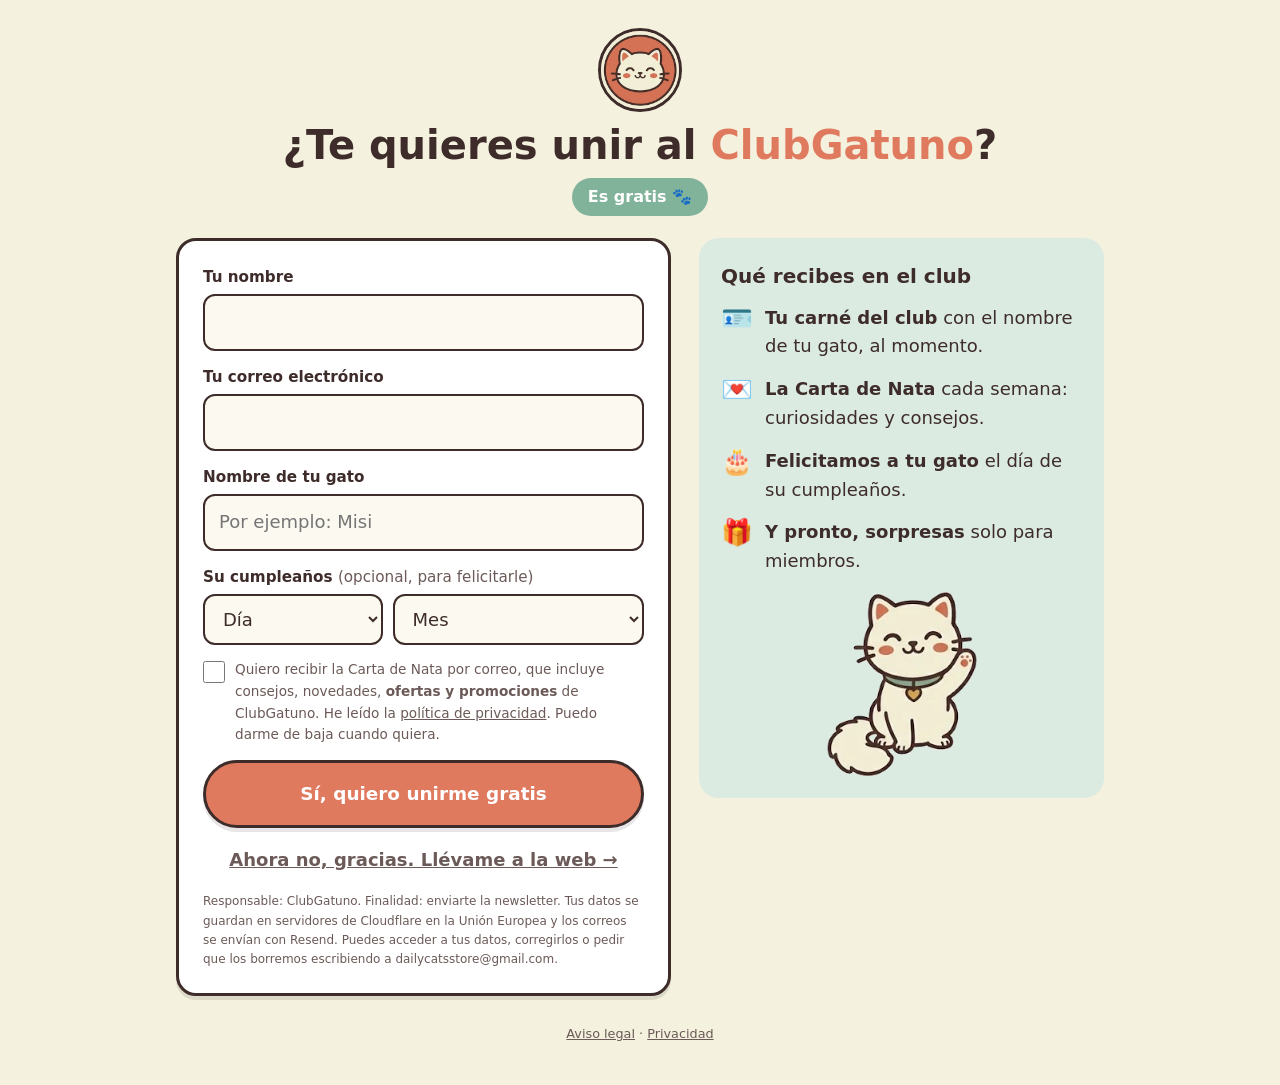
<file: unete.html>
<!doctype html>
<html lang="es">
<head>
  <meta charset="utf-8">
  <meta name="viewport" content="width=device-width, initial-scale=1">
  <title>¿Te unes al ClubGatuno? Es gratis</title>
  <meta name="description" content="Únete gratis al ClubGatuno: tu carné con el nombre de tu gato, la Carta de Nata cada semana y una felicitación por su cumpleaños.">
  <link rel="icon" href="img/favicon.png">
  <meta property="og:title" content="¿Te unes al ClubGatuno? Es gratis 🐾">
  <meta property="og:description" content="Tu carné del club, la Carta de Nata cada semana y una felicitación el día del cumpleaños de tu gato.">
  <meta property="og:image" content="https://clubgatuno.es/img/compartir.png">
  <meta property="og:image:width" content="1200">
  <meta property="og:image:height" content="630">
  <meta property="og:url" content="https://clubgatuno.es/unete.html">
  <meta property="og:type" content="website">
  <meta property="og:locale" content="es_ES">
  <meta property="og:site_name" content="ClubGatuno">
  <meta name="twitter:card" content="summary_large_image">
  <link rel="canonical" href="https://clubgatuno.es/club.html">
  <meta name="robots" content="noindex">
  <link rel="stylesheet" href="styles.css">
  <style>
    body { background: var(--crema); }
    .unete { max-width: 960px; margin: 0 auto; padding: 28px 16px 40px; }
    .arriba { text-align: center; margin-bottom: 22px; }
    .arriba .avatar { width: 84px; height: 84px; border-radius: 50%; border: 3px solid var(--marron); margin: 0 auto 10px; }
    .arriba h1 { font-size: clamp(1.7rem, 6vw, 2.5rem); font-weight: 900; line-height: 1.15; }
    .arriba h1 b { color: var(--terracota); }
    .gratis { display: inline-block; margin-top: 10px; background: var(--salvia); color: #fff; font-weight: 900;
      border-radius: 999px; padding: 6px 16px; font-size: 1rem; }
    .reparto { display: grid; grid-template-columns: 1.1fr 0.9fr; gap: 28px; align-items: start; }
    .formulario { background: #fff; border: 3px solid var(--marron); border-radius: var(--radio);
      box-shadow: var(--sombra); padding: 24px; display: grid; gap: 14px; }
    .campo { display: grid; gap: 5px; }
    .campo label { font-weight: 800; font-size: 0.95rem; }
    .campo .ayuda { font-weight: 400; color: var(--marron-suave); }
    .campo input, .campo select { font: inherit; padding: 12px 14px; border: 2px solid var(--marron); border-radius: 12px;
      background: var(--crema-claro); color: var(--marron); width: 100%; }
    .campo input:focus, .campo select:focus { outline: 3px solid var(--salvia); }
    .fila { display: grid; grid-template-columns: 1fr 1.4fr; gap: 10px; }
    .consentimiento { display: flex; gap: 10px; align-items: flex-start; font-size: 0.85rem; color: var(--marron-suave); }
    .consentimiento input { width: 22px; height: 22px; margin-top: 2px; flex: none; accent-color: var(--terracota); }
    .formulario .boton { font: inherit; font-weight: 900; font-size: 1.15rem; cursor: pointer; width: 100%; padding: 16px; }
    .letra-pequena { font-size: 0.75rem; color: var(--marron-suave); }
    .error { color: #B3261E; font-weight: 700; font-size: 0.92rem; display: none; }

    .ventajas { background: var(--salvia-claro); border-radius: var(--radio); padding: 22px; }
    .ventajas h2 { font-size: 1.25rem; margin-bottom: 12px; }
    .ventajas ul { list-style: none; display: grid; gap: 14px; }
    .ventajas li { display: flex; gap: 12px; align-items: flex-start; }
    .ventajas .ico { font-size: 1.6rem; line-height: 1.1; }
    .ventajas .nata { width: 150px; margin: 16px auto 0; display: block; }

    .resultado { display: none; text-align: center; }
    .resultado h2 { font-size: 1.6rem; margin-bottom: 8px; }
    .resultado canvas { width: 100%; max-width: 540px; height: auto; margin: 16px auto; display: block;
      border-radius: 18px; box-shadow: 0 8px 24px rgba(61,44,42,.18); }
    .resultado .pasos { text-align: left; margin: 0 auto 16px; }
    .resultado .ir-web { display: block; margin-top: 12px; }
    .no-gracias { display: block; text-align: center; font-weight: 700; color: var(--marron-suave); padding: 4px; }

    .pie-mini { text-align: center; margin-top: 28px; font-size: 0.8rem; color: var(--marron-suave); }

    @media (max-width: 760px) {
      .reparto { grid-template-columns: 1fr; gap: 18px; }
      .ventajas { order: -1; padding: 16px 18px; }       /* en el móvil, las ventajas van antes del formulario */
      .ventajas h2, .ventajas .nata { display: none; }
      .ventajas ul { gap: 8px; }
      .ventajas li { font-size: 0.95rem; }
      .ventajas .ico { font-size: 1.3rem; }
      .formulario { padding: 18px; }
    }
  </style>
  <script>
    // Si en este navegador ya se unió al club (o dijo "ahora no" hace menos de 30 días), va directo a la web.
    try {
      const noHasta = Number(localStorage.getItem("cg_no_hasta") || 0);
      if (localStorage.getItem("cg_miembro") || noHasta > Date.now()) location.replace("index.html");
    } catch (e) {}
  </script>
  <!-- Cloudflare Web Analytics --><script type='module' src='https://static.cloudflareinsights.com/beacon.min.js' data-cf-beacon='{"token": "28d118872ca0471791528103355aa929"}'></script><!-- End Cloudflare Web Analytics -->
</head>
<body>
  <main class="unete">
    <div class="arriba">
      <img class="avatar" src="img/logo.png" alt="Logo de ClubGatuno">
      <h1>¿Te quieres unir al <b>ClubGatuno</b>?</h1>
      <span class="gratis">Es gratis 🐾</span>
    </div>

    <div class="reparto">
      <div>
        <form class="formulario" id="form-club" novalidate>
          <div class="campo">
            <label for="nombre">Tu nombre</label>
            <input id="nombre" name="nombre" type="text" autocomplete="given-name" maxlength="30" required>
          </div>
          <div class="campo">
            <label for="email">Tu correo electrónico</label>
            <input id="email" name="email" type="email" autocomplete="email" inputmode="email" required>
          </div>
          <div class="campo">
            <label for="gato">Nombre de tu gato</label>
            <input id="gato" name="gato" type="text" maxlength="24" placeholder="Por ejemplo: Misi" required>
          </div>
          <div class="campo">
            <label>Su cumpleaños <span class="ayuda">(opcional, para felicitarle)</span></label>
            <div class="fila">
              <select id="dia" name="dia" aria-label="Día"><option value="">Día</option></select>
              <select id="mes" name="mes" aria-label="Mes"><option value="">Mes</option></select>
            </div>
          </div>
          <label class="consentimiento">
            <input id="acepto" type="checkbox">
            <span>Quiero recibir la Carta de Nata por correo, que incluye consejos, novedades, <b>ofertas y promociones</b> de ClubGatuno. He leído la <a href="privacidad.html" target="_blank">política de privacidad</a>. Puedo darme de baja cuando quiera.</span>
          </label>
          <input type="text" name="web" tabindex="-1" autocomplete="off" aria-hidden="true" style="position:absolute;left:-9999px;width:1px;height:1px">
          <p class="error" id="error"></p>
          <button class="boton" type="submit">Sí, quiero unirme gratis</button>
          <a class="no-gracias" href="index.html">Ahora no, gracias. Llévame a la web →</a>
          <p class="letra-pequena">Responsable: ClubGatuno. Finalidad: enviarte la newsletter. Tus datos se guardan en servidores de Cloudflare en la Unión Europea y los correos se envían con Resend. Puedes acceder a tus datos, corregirlos o pedir que los borremos escribiendo a dailycatsstore@gmail.com.</p>
        </form>

        <div class="resultado" id="resultado">
          <h2>¡Te damos la bienvenida al club! 🎉</h2>
          <p>Aquí tienes tu carné. Guárdalo o compártelo con quien quieras.</p>
          <canvas id="carne" width="1080" height="680"></canvas>
          <div class="pasos" id="pasos">
            <p>📩 <b>Último paso:</b> te hemos enviado un correo. Pulsa el botón de confirmación para empezar a recibir la Carta de Nata. Si no lo ves, mira en spam o en "Promociones".</p>
          </div>
          <a class="boton" id="descargar" download="carne-clubgatuno.png">Descargar mi carné</a>
          <a class="boton secundario ir-web" href="index.html">Ir a la web de ClubGatuno →</a>
        </div>
      </div>

      <aside class="ventajas">
        <h2>Qué recibes en el club</h2>
        <ul>
          <li><span class="ico">🪪</span><span><b>Tu carné del club</b> con el nombre de tu gato, al momento.</span></li>
          <li><span class="ico">💌</span><span><b>La Carta de Nata</b> cada semana: curiosidades y consejos.</span></li>
          <li><span class="ico">🎂</span><span><b>Felicitamos a tu gato</b> el día de su cumpleaños.</span></li>
          <li><span class="ico">🎁</span><span><b>Y pronto, sorpresas</b> solo para miembros.</span></li>
        </ul>
        <img class="nata" src="img/nata-saludando.png" alt="Nata saludando">
      </aside>
    </div>

    <p class="pie-mini"><a href="aviso-legal.html">Aviso legal</a> · <a href="privacidad.html">Privacidad</a></p>
  </main>

  <script src="config.js"></script>
  <script src="carne.js"></script>
  <script>
    // Red de la que viene la visita (?o=instagram). Sin ?o= se cuenta como "unete".
    const ORIGEN = (new URLSearchParams(location.search).get("o") || "unete").toLowerCase().replace(/[^a-z_]/g, "").slice(0, 20) || "unete";

    const MESES = ["enero","febrero","marzo","abril","mayo","junio","julio","agosto","septiembre","octubre","noviembre","diciembre"];
    const selDia = document.getElementById("dia");
    const selMes = document.getElementById("mes");
    for (let d = 1; d <= 31; d++) selDia.add(new Option(d, String(d).padStart(2, "0")));
    MESES.forEach((m, i) => selMes.add(new Option(m[0].toUpperCase() + m.slice(1), String(i + 1).padStart(2, "0"))));

    document.querySelector(".no-gracias").addEventListener("click", () => {
      try { localStorage.setItem("cg_no_hasta", String(Date.now() + 30 * 24 * 3600 * 1000)); } catch (e) {}
    });

    const form = document.getElementById("form-club");
    const error = document.getElementById("error");
    function mostrarError(texto) { error.textContent = texto; error.style.display = "block"; }

    form.addEventListener("submit", async e => {
      e.preventDefault();
      error.style.display = "none";
      const nombre = form.nombre.value.trim();
      const email = form.email.value.trim();
      const gato = form.gato.value.trim();
      if (!nombre) return mostrarError("Escribe tu nombre.");
      if (!/^[^\s@]+@[^\s@]+\.[^\s@]+$/.test(email)) return mostrarError("Revisa tu correo electrónico.");
      if (!gato) return mostrarError("Escribe el nombre de tu gato.");
      if (!document.getElementById("acepto").checked) return mostrarError("Marca la casilla para unirte al club.");

      const boton = form.querySelector("button");
      boton.disabled = true; boton.textContent = "Enviando…";
      try {
        const r = await fetch(API + "/api/unirse", {
          method: "POST", headers: { "Content-Type": "application/json" },
          body: JSON.stringify({ nombre, email, gato, dia: selDia.value, mes: selMes.value, acepto: true,
            origen: ORIGEN, web: form.web.value })
        });
        const res = await r.json();
        if (!res.ok) throw new Error(res.error || "error");
      } catch (err) {
        boton.disabled = false; boton.textContent = "Sí, quiero unirme gratis";
        return mostrarError(err.message && err.message !== "error" && !/fetch/i.test(err.message)
          ? err.message : "No hemos podido conectar. Inténtalo de nuevo en un momento.");
      }

      try { localStorage.setItem("cg_miembro", "1"); } catch (e) {}
      await dibujarCarne(nombre, gato, selDia.value, selMes.value);
      form.style.display = "none";
      document.querySelector(".ventajas").style.display = "none";
      document.getElementById("resultado").style.display = "block";
      document.getElementById("resultado").scrollIntoView({ behavior: "smooth", block: "start" });
    });
  </script>
</body>
</html>
</file>
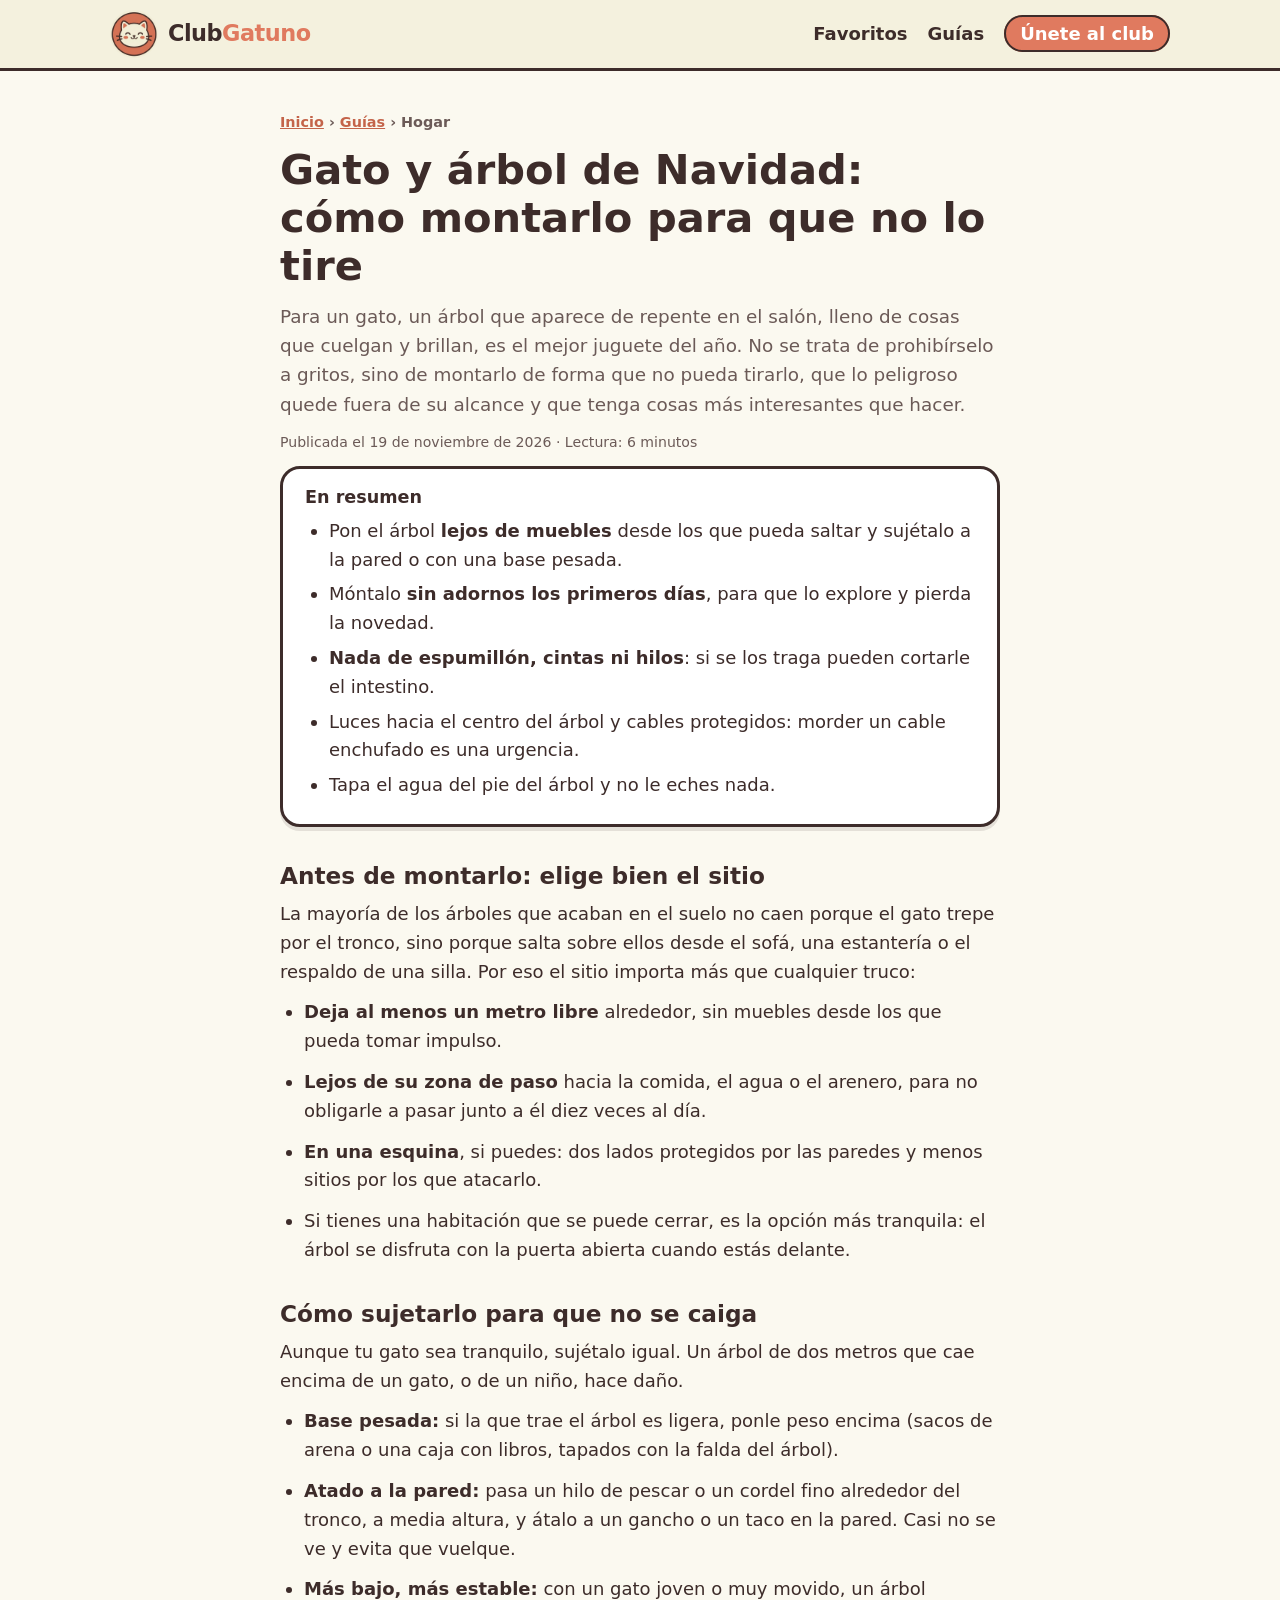
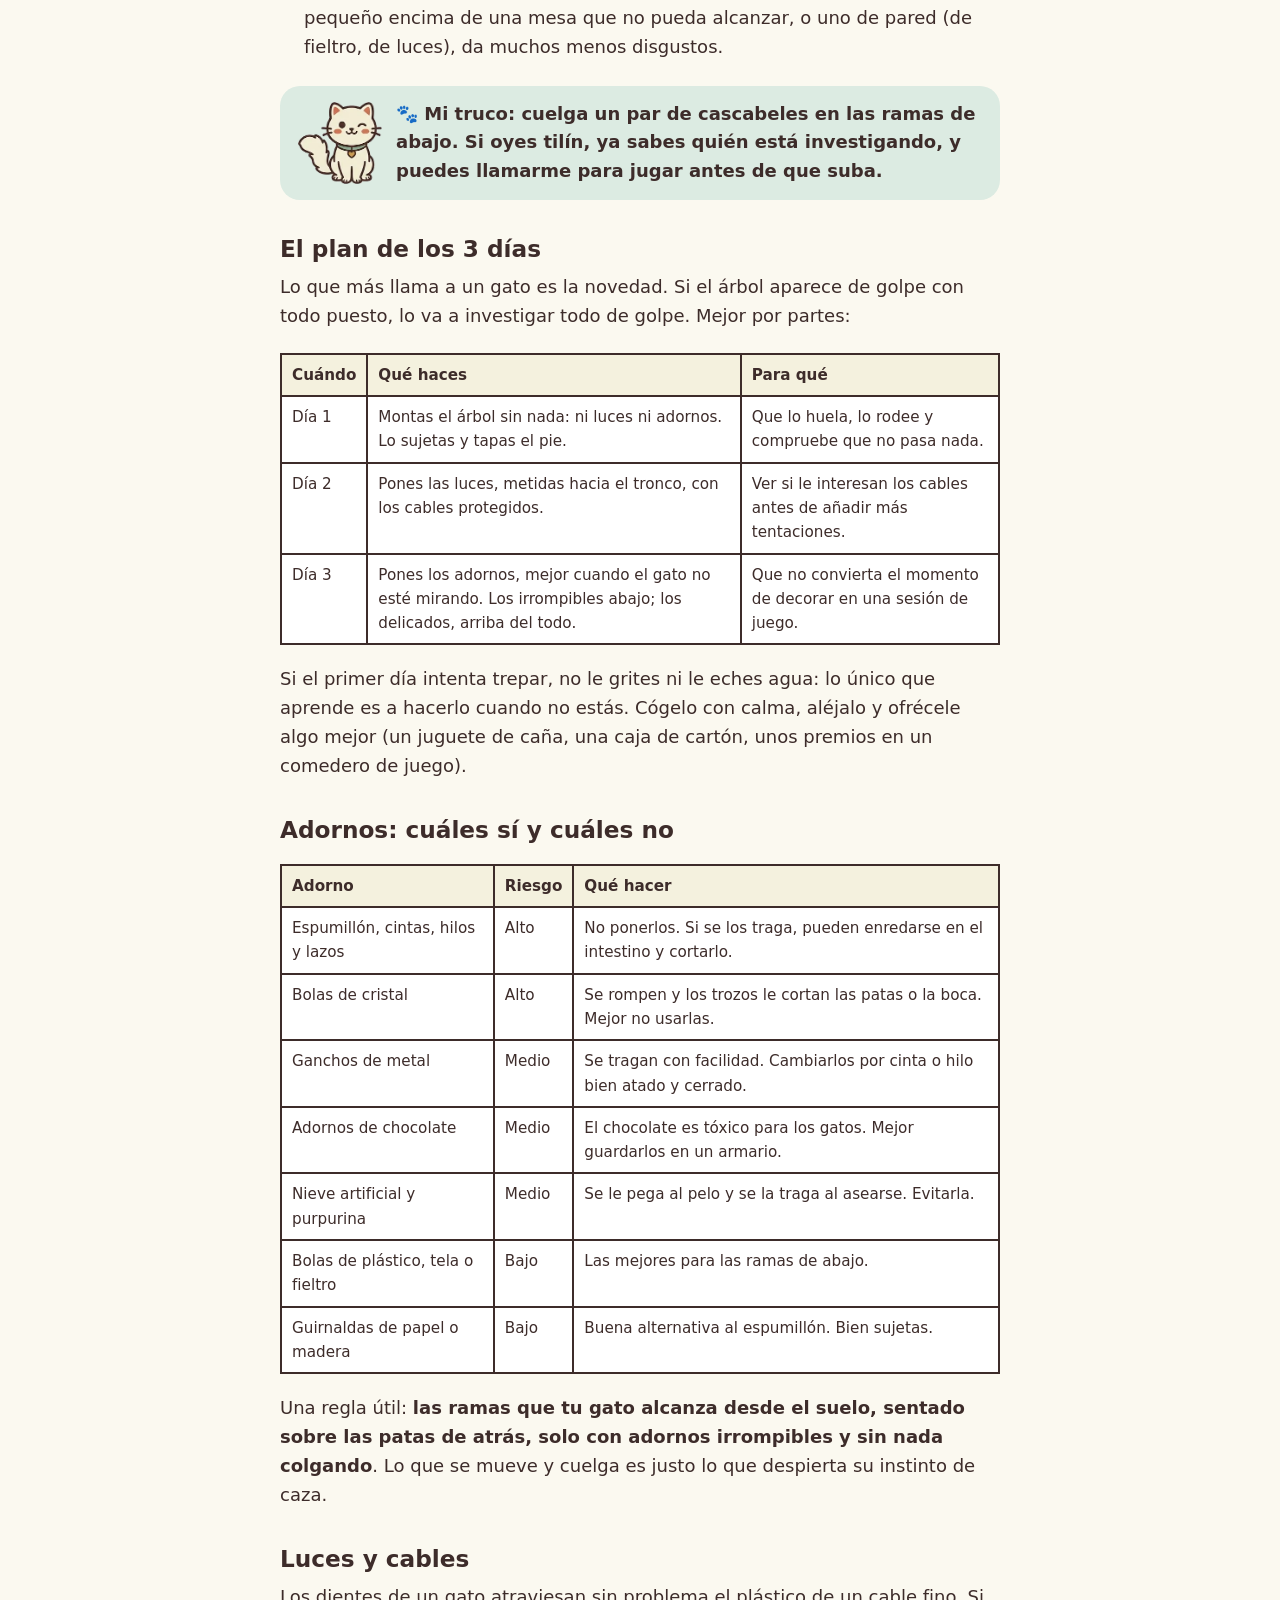
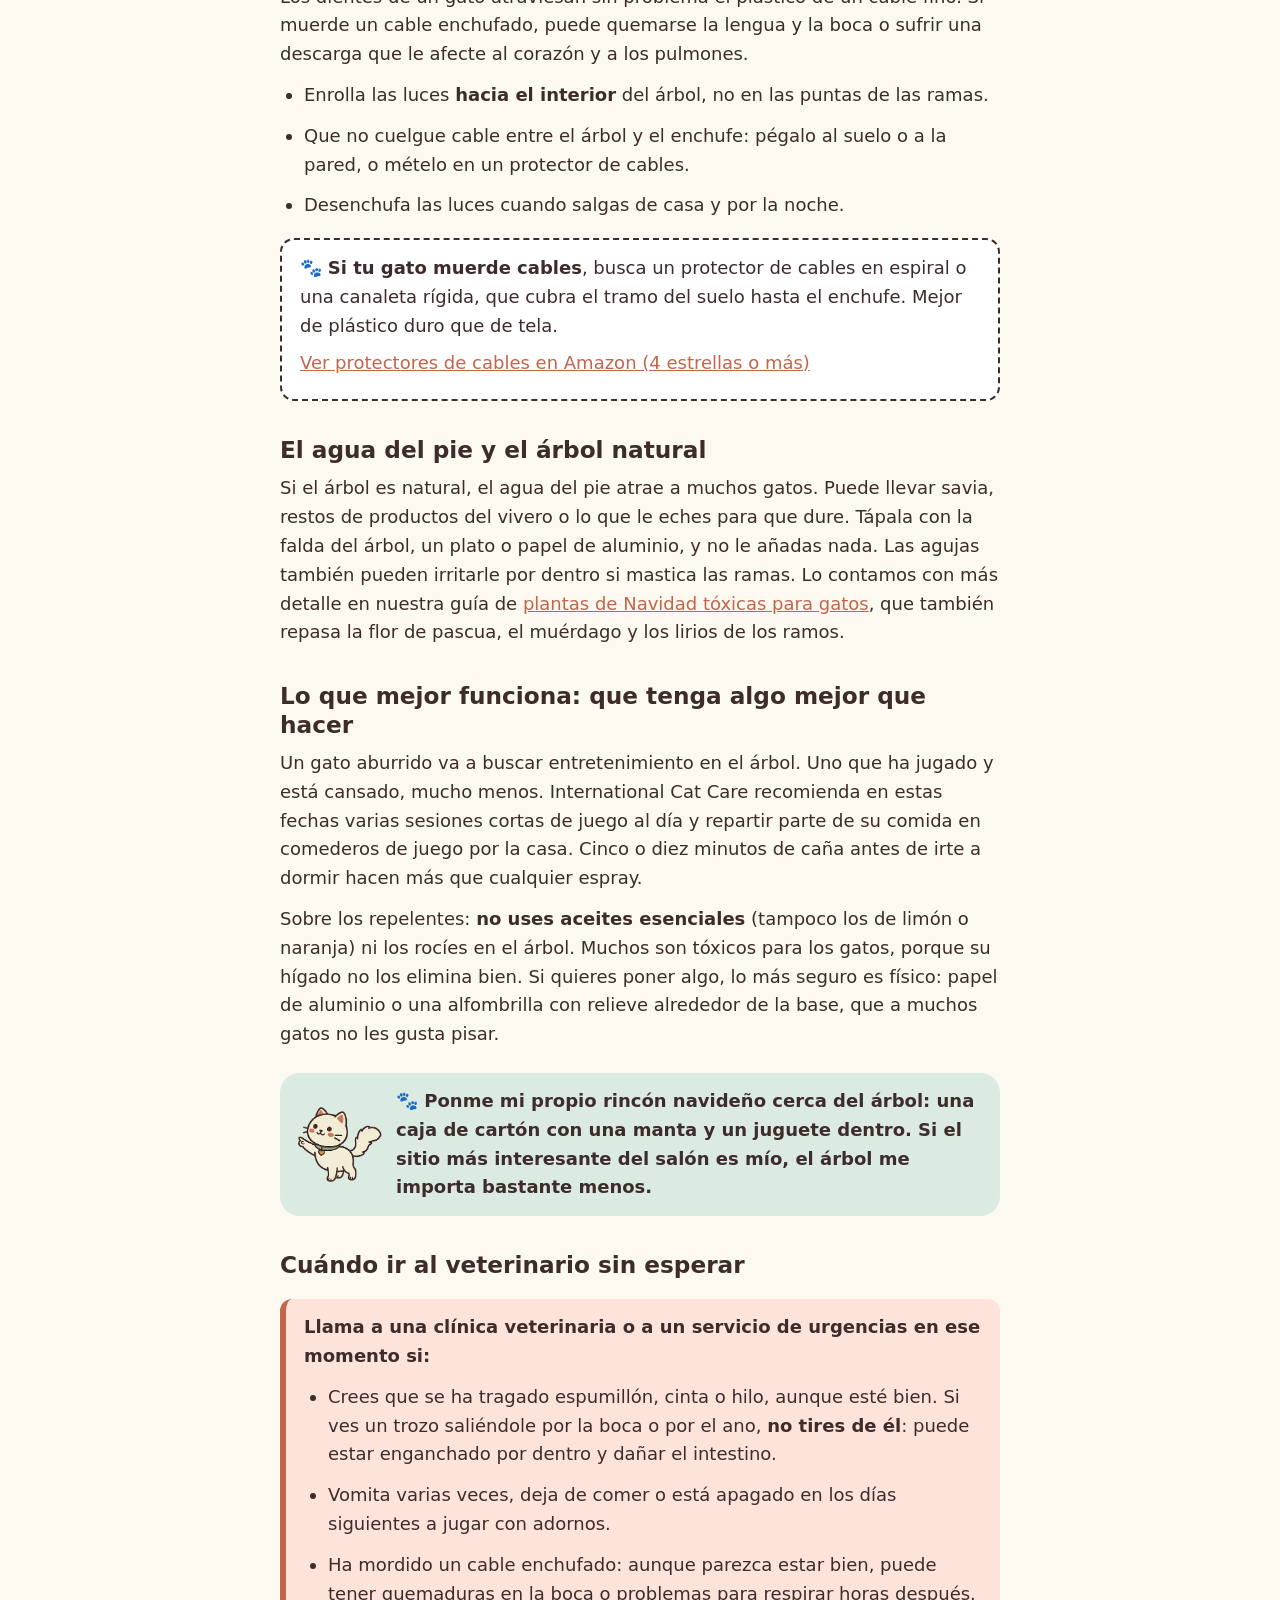
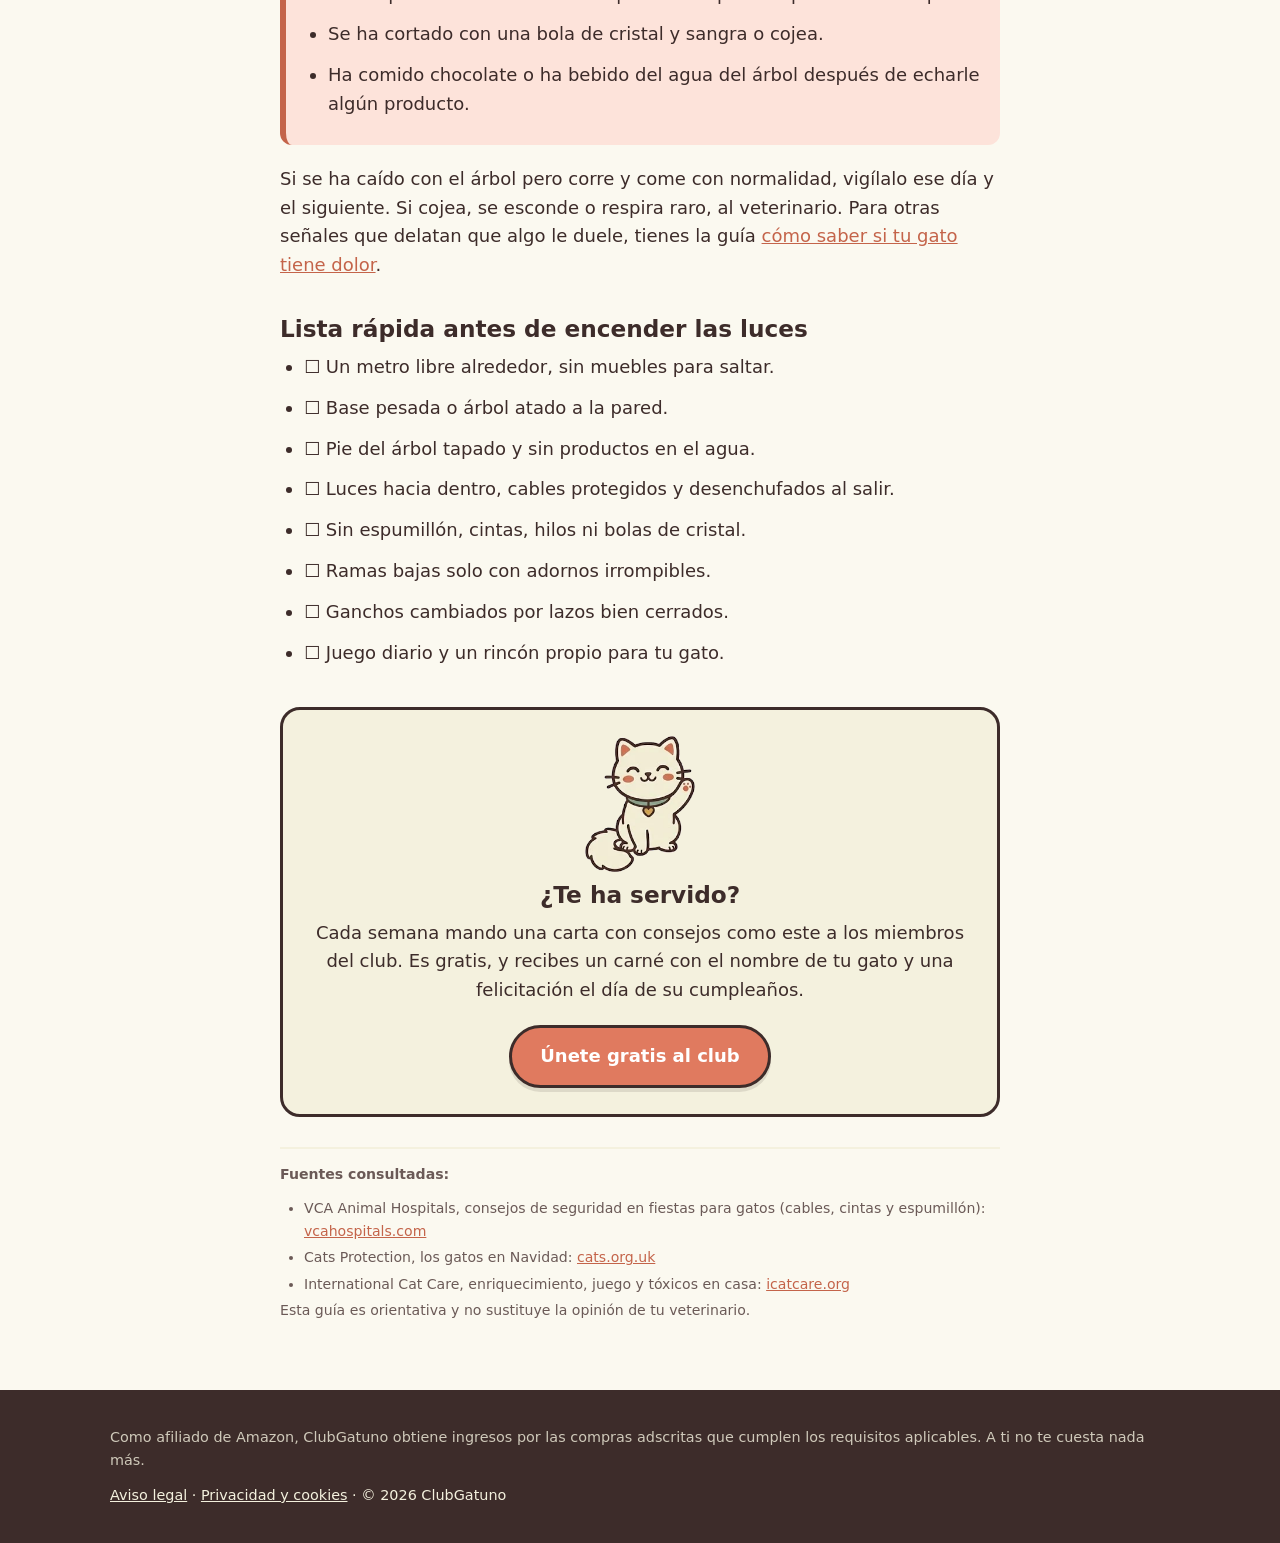
<file: guias/gato-arbol-navidad.html>
<!doctype html>
<html lang="es">
<head>
  <meta charset="utf-8">
  <meta name="viewport" content="width=device-width, initial-scale=1">
  <title>Gato y árbol de Navidad: cómo montarlo para que no lo tire · ClubGatuno</title>
  <meta name="description" content="Dónde ponerlo, cómo sujetarlo, qué adornos evitar y un plan de 3 días para que tu gato se acostumbre al árbol de Navidad sin tirarlo ni hacerse daño.">
  <link rel="canonical" href="https://clubgatuno.es/guias/gato-arbol-navidad.html">
  <link rel="icon" href="../img/favicon.png">
  <meta property="og:title" content="Gato y árbol de Navidad: cómo montarlo para que no lo tire">
  <meta property="og:description" content="Dónde ponerlo, cómo sujetarlo, qué adornos evitar y un plan de 3 días para que tu gato se acostumbre al árbol sin tirarlo.">
  <meta property="og:image" content="https://clubgatuno.es/img/compartir.png">
  <meta property="og:url" content="https://clubgatuno.es/guias/gato-arbol-navidad.html">
  <meta property="og:type" content="article">
  <meta property="og:locale" content="es_ES">
  <meta property="og:site_name" content="ClubGatuno">
  <meta name="twitter:card" content="summary_large_image">
  <link rel="stylesheet" href="../styles.css">
  <script type="application/ld+json">
  {
    "@context": "https://schema.org",
    "@type": "Article",
    "headline": "Gato y árbol de Navidad: cómo montarlo para que no lo tire",
    "datePublished": "2026-11-19",
    "dateModified": "2026-11-19",
    "inLanguage": "es-ES",
    "image": "https://clubgatuno.es/img/compartir.png",
    "author": { "@type": "Organization", "name": "ClubGatuno", "url": "https://clubgatuno.es/" },
    "publisher": { "@type": "Organization", "name": "ClubGatuno", "logo": { "@type": "ImageObject", "url": "https://clubgatuno.es/img/logo.png" } },
    "mainEntityOfPage": "https://clubgatuno.es/guias/gato-arbol-navidad.html"
  }
  </script>
  <!-- Cloudflare Web Analytics --><script type='module' src='https://static.cloudflareinsights.com/beacon.min.js' data-cf-beacon='{"token": "28d118872ca0471791528103355aa929"}'></script><!-- End Cloudflare Web Analytics -->
</head>
<body>
  <header class="cabecera">
    <div class="contenedor">
      <a class="marca" href="../"><img src="../img/logo.png" alt="Logo de ClubGatuno"><span>Club<b>Gatuno</b></span></a>
      <a class="cabecera-club" href="../unete.html">Únete al club</a>
      <nav>
        <ul class="menu">
          <li><a href="../#favoritos">Favoritos</a></li>
          <li><a href="./">Guías</a></li>
          <li><a class="menu-club" href="../unete.html">Únete al club</a></li>
        </ul>
      </nav>
    </div>
  </header>

  <main class="contenedor guia">
    <p class="guia-miga"><a href="../">Inicio</a> › <a href="./">Guías</a> › Hogar</p>
    <h1>Gato y árbol de Navidad: cómo montarlo para que no lo tire</h1>
    <p class="guia-entradilla">Para un gato, un árbol que aparece de repente en el salón, lleno de cosas que cuelgan y brillan, es el mejor juguete del año. No se trata de prohibírselo a gritos, sino de montarlo de forma que no pueda tirarlo, que lo peligroso quede fuera de su alcance y que tenga cosas más interesantes que hacer.</p>
    <p class="guia-fecha">Publicada el 19 de noviembre de 2026 · Lectura: 6 minutos</p>

    <div class="resumen-rapido">
      <h2>En resumen</h2>
      <ul>
        <li>Pon el árbol <strong>lejos de muebles</strong> desde los que pueda saltar y sujétalo a la pared o con una base pesada.</li>
        <li>Móntalo <strong>sin adornos los primeros días</strong>, para que lo explore y pierda la novedad.</li>
        <li><strong>Nada de espumillón, cintas ni hilos</strong>: si se los traga pueden cortarle el intestino.</li>
        <li>Luces hacia el centro del árbol y cables protegidos: morder un cable enchufado es una urgencia.</li>
        <li>Tapa el agua del pie del árbol y no le eches nada.</li>
      </ul>
    </div>

    <h2>Antes de montarlo: elige bien el sitio</h2>
    <p>La mayoría de los árboles que acaban en el suelo no caen porque el gato trepe por el tronco, sino porque salta sobre ellos desde el sofá, una estantería o el respaldo de una silla. Por eso el sitio importa más que cualquier truco:</p>
    <ul>
      <li><strong>Deja al menos un metro libre</strong> alrededor, sin muebles desde los que pueda tomar impulso.</li>
      <li><strong>Lejos de su zona de paso</strong> hacia la comida, el agua o el arenero, para no obligarle a pasar junto a él diez veces al día.</li>
      <li><strong>En una esquina</strong>, si puedes: dos lados protegidos por las paredes y menos sitios por los que atacarlo.</li>
      <li>Si tienes una habitación que se puede cerrar, es la opción más tranquila: el árbol se disfruta con la puerta abierta cuando estás delante.</li>
    </ul>

    <h2>Cómo sujetarlo para que no se caiga</h2>
    <p>Aunque tu gato sea tranquilo, sujétalo igual. Un árbol de dos metros que cae encima de un gato, o de un niño, hace daño.</p>
    <ul>
      <li><strong>Base pesada:</strong> si la que trae el árbol es ligera, ponle peso encima (sacos de arena o una caja con libros, tapados con la falda del árbol).</li>
      <li><strong>Atado a la pared:</strong> pasa un hilo de pescar o un cordel fino alrededor del tronco, a media altura, y átalo a un gancho o un taco en la pared. Casi no se ve y evita que vuelque.</li>
      <li><strong>Más bajo, más estable:</strong> con un gato joven o muy movido, un árbol pequeño encima de una mesa que no pueda alcanzar, o uno de pared (de fieltro, de luces), da muchos menos disgustos.</li>
    </ul>

    <div class="nota-nata">
      <img src="../img/nata-guino.png" alt="Nata guiñando un ojo">
      <p>🐾 Mi truco: cuelga un par de cascabeles en las ramas de abajo. Si oyes tilín, ya sabes quién está investigando, y puedes llamarme para jugar antes de que suba.</p>
    </div>

    <h2>El plan de los 3 días</h2>
    <p>Lo que más llama a un gato es la novedad. Si el árbol aparece de golpe con todo puesto, lo va a investigar todo de golpe. Mejor por partes:</p>
    <div class="tabla-scroll">
      <table>
        <thead><tr><th>Cuándo</th><th>Qué haces</th><th>Para qué</th></tr></thead>
        <tbody>
          <tr><td>Día 1</td><td>Montas el árbol sin nada: ni luces ni adornos. Lo sujetas y tapas el pie.</td><td>Que lo huela, lo rodee y compruebe que no pasa nada.</td></tr>
          <tr><td>Día 2</td><td>Pones las luces, metidas hacia el tronco, con los cables protegidos.</td><td>Ver si le interesan los cables antes de añadir más tentaciones.</td></tr>
          <tr><td>Día 3</td><td>Pones los adornos, mejor cuando el gato no esté mirando. Los irrompibles abajo; los delicados, arriba del todo.</td><td>Que no convierta el momento de decorar en una sesión de juego.</td></tr>
        </tbody>
      </table>
    </div>
    <p>Si el primer día intenta trepar, no le grites ni le eches agua: lo único que aprende es a hacerlo cuando no estás. Cógelo con calma, aléjalo y ofrécele algo mejor (un juguete de caña, una caja de cartón, unos premios en un comedero de juego).</p>

    <h2>Adornos: cuáles sí y cuáles no</h2>
    <div class="tabla-scroll">
      <table>
        <thead><tr><th>Adorno</th><th>Riesgo</th><th>Qué hacer</th></tr></thead>
        <tbody>
          <tr><td>Espumillón, cintas, hilos y lazos</td><td>Alto</td><td>No ponerlos. Si se los traga, pueden enredarse en el intestino y cortarlo.</td></tr>
          <tr><td>Bolas de cristal</td><td>Alto</td><td>Se rompen y los trozos le cortan las patas o la boca. Mejor no usarlas.</td></tr>
          <tr><td>Ganchos de metal</td><td>Medio</td><td>Se tragan con facilidad. Cambiarlos por cinta o hilo bien atado y cerrado.</td></tr>
          <tr><td>Adornos de chocolate</td><td>Medio</td><td>El chocolate es tóxico para los gatos. Mejor guardarlos en un armario.</td></tr>
          <tr><td>Nieve artificial y purpurina</td><td>Medio</td><td>Se le pega al pelo y se la traga al asearse. Evitarla.</td></tr>
          <tr><td>Bolas de plástico, tela o fieltro</td><td>Bajo</td><td>Las mejores para las ramas de abajo.</td></tr>
          <tr><td>Guirnaldas de papel o madera</td><td>Bajo</td><td>Buena alternativa al espumillón. Bien sujetas.</td></tr>
        </tbody>
      </table>
    </div>
    <p>Una regla útil: <strong>las ramas que tu gato alcanza desde el suelo, sentado sobre las patas de atrás, solo con adornos irrompibles y sin nada colgando</strong>. Lo que se mueve y cuelga es justo lo que despierta su instinto de caza.</p>

    <h2>Luces y cables</h2>
    <p>Los dientes de un gato atraviesan sin problema el plástico de un cable fino. Si muerde un cable enchufado, puede quemarse la lengua y la boca o sufrir una descarga que le afecte al corazón y a los pulmones.</p>
    <ul>
      <li>Enrolla las luces <strong>hacia el interior</strong> del árbol, no en las puntas de las ramas.</li>
      <li>Que no cuelgue cable entre el árbol y el enchufe: pégalo al suelo o a la pared, o mételo en un protector de cables.</li>
      <li>Desenchufa las luces cuando salgas de casa y por la noche.</li>
    </ul>
    <div class="guia-producto">
      <p>🐾 <strong>Si tu gato muerde cables</strong>, busca un protector de cables en espiral o una canaleta rígida, que cubra el tramo del suelo hasta el enchufe. Mejor de plástico duro que de tela.</p>
      <p><a href="https://www.amazon.es/s?k=protector+cables+mascotas&rh=p_72%3A831280031&tag=clubgatuno-21" target="_blank" rel="sponsored noopener">Ver protectores de cables en Amazon (4 estrellas o más)</a></p>
    </div>

    <h2>El agua del pie y el árbol natural</h2>
    <p>Si el árbol es natural, el agua del pie atrae a muchos gatos. Puede llevar savia, restos de productos del vivero o lo que le eches para que dure. Tápala con la falda del árbol, un plato o papel de aluminio, y no le añadas nada. Las agujas también pueden irritarle por dentro si mastica las ramas. Lo contamos con más detalle en nuestra guía de <a href="plantas-navidad-toxicas-gatos.html">plantas de Navidad tóxicas para gatos</a>, que también repasa la flor de pascua, el muérdago y los lirios de los ramos.</p>

    <h2>Lo que mejor funciona: que tenga algo mejor que hacer</h2>
    <p>Un gato aburrido va a buscar entretenimiento en el árbol. Uno que ha jugado y está cansado, mucho menos. International Cat Care recomienda en estas fechas varias sesiones cortas de juego al día y repartir parte de su comida en comederos de juego por la casa. Cinco o diez minutos de caña antes de irte a dormir hacen más que cualquier espray.</p>
    <p>Sobre los repelentes: <strong>no uses aceites esenciales</strong> (tampoco los de limón o naranja) ni los rocíes en el árbol. Muchos son tóxicos para los gatos, porque su hígado no los elimina bien. Si quieres poner algo, lo más seguro es físico: papel de aluminio o una alfombrilla con relieve alrededor de la base, que a muchos gatos no les gusta pisar.</p>

    <div class="nota-nata">
      <img src="../img/nata-senalando.png" alt="Nata señalando">
      <p>🐾 Ponme mi propio rincón navideño cerca del árbol: una caja de cartón con una manta y un juguete dentro. Si el sitio más interesante del salón es mío, el árbol me importa bastante menos.</p>
    </div>

    <h2>Cuándo ir al veterinario sin esperar</h2>
    <div class="aviso-urgente">
      <p><strong>Llama a una clínica veterinaria o a un servicio de urgencias en ese momento si:</strong></p>
      <ul>
        <li>Crees que se ha tragado espumillón, cinta o hilo, aunque esté bien. Si ves un trozo saliéndole por la boca o por el ano, <strong>no tires de él</strong>: puede estar enganchado por dentro y dañar el intestino.</li>
        <li>Vomita varias veces, deja de comer o está apagado en los días siguientes a jugar con adornos.</li>
        <li>Ha mordido un cable enchufado: aunque parezca estar bien, puede tener quemaduras en la boca o problemas para respirar horas después.</li>
        <li>Se ha cortado con una bola de cristal y sangra o cojea.</li>
        <li>Ha comido chocolate o ha bebido del agua del árbol después de echarle algún producto.</li>
      </ul>
    </div>
    <p>Si se ha caído con el árbol pero corre y come con normalidad, vigílalo ese día y el siguiente. Si cojea, se esconde o respira raro, al veterinario. Para otras señales que delatan que algo le duele, tienes la guía <a href="senales-dolor-gato.html">cómo saber si tu gato tiene dolor</a>.</p>

    <h2>Lista rápida antes de encender las luces</h2>
    <ul>
      <li>☐ Un metro libre alrededor, sin muebles para saltar.</li>
      <li>☐ Base pesada o árbol atado a la pared.</li>
      <li>☐ Pie del árbol tapado y sin productos en el agua.</li>
      <li>☐ Luces hacia dentro, cables protegidos y desenchufados al salir.</li>
      <li>☐ Sin espumillón, cintas, hilos ni bolas de cristal.</li>
      <li>☐ Ramas bajas solo con adornos irrompibles.</li>
      <li>☐ Ganchos cambiados por lazos bien cerrados.</li>
      <li>☐ Juego diario y un rincón propio para tu gato.</li>
    </ul>

    <div class="guia-club">
      <img src="../img/nata-saludando.png" alt="Nata saludando">
      <h2>¿Te ha servido?</h2>
      <p>Cada semana mando una carta con consejos como este a los miembros del club. Es gratis, y recibes un carné con el nombre de tu gato y una felicitación el día de su cumpleaños.</p>
      <a class="boton" href="../unete.html?o=guias">Únete gratis al club</a>
    </div>

    <div class="guia-fuentes">
      <p><strong>Fuentes consultadas:</strong></p>
      <ul>
        <li>VCA Animal Hospitals, consejos de seguridad en fiestas para gatos (cables, cintas y espumillón): <a href="https://vcahospitals.com/know-your-pet/household-hazards-holiday-safety-tips-for-cat-owners" target="_blank" rel="noopener">vcahospitals.com</a></li>
        <li>Cats Protection, los gatos en Navidad: <a href="https://www.cats.org.uk/help-and-advice/home-and-environment/cats-at-christmas" target="_blank" rel="noopener">cats.org.uk</a></li>
        <li>International Cat Care, enriquecimiento, juego y tóxicos en casa: <a href="https://icatcare.org/" target="_blank" rel="noopener">icatcare.org</a></li>
      </ul>
      <p>Esta guía es orientativa y no sustituye la opinión de tu veterinario.</p>
    </div>
  </main>

  <footer class="pie">
    <div class="contenedor">
      <p class="aviso">Como afiliado de Amazon, ClubGatuno obtiene ingresos por las compras adscritas que cumplen los requisitos aplicables. A ti no te cuesta nada más.</p>
      <p><a href="../aviso-legal.html">Aviso legal</a> · <a href="../privacidad.html">Privacidad y cookies</a> · © 2026 ClubGatuno</p>
    </div>
  </footer>
</body>
</html>
</file>
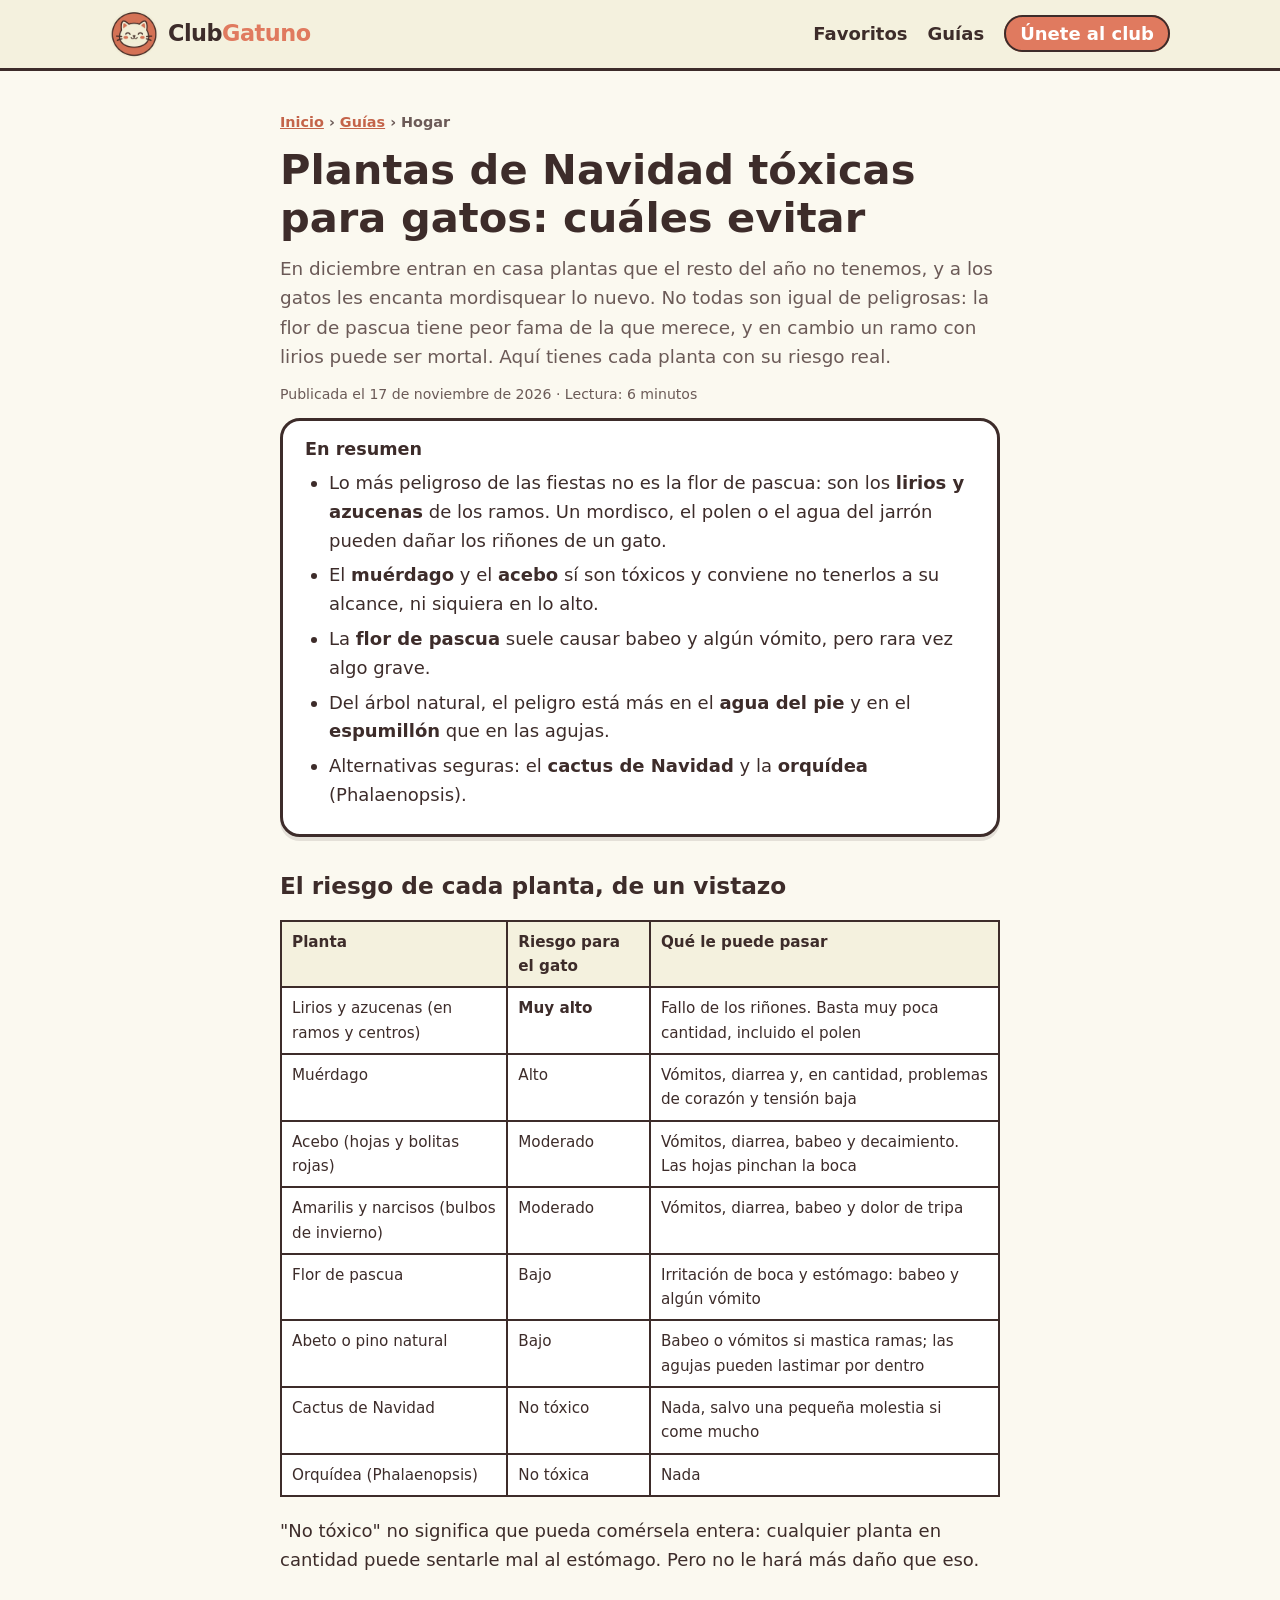
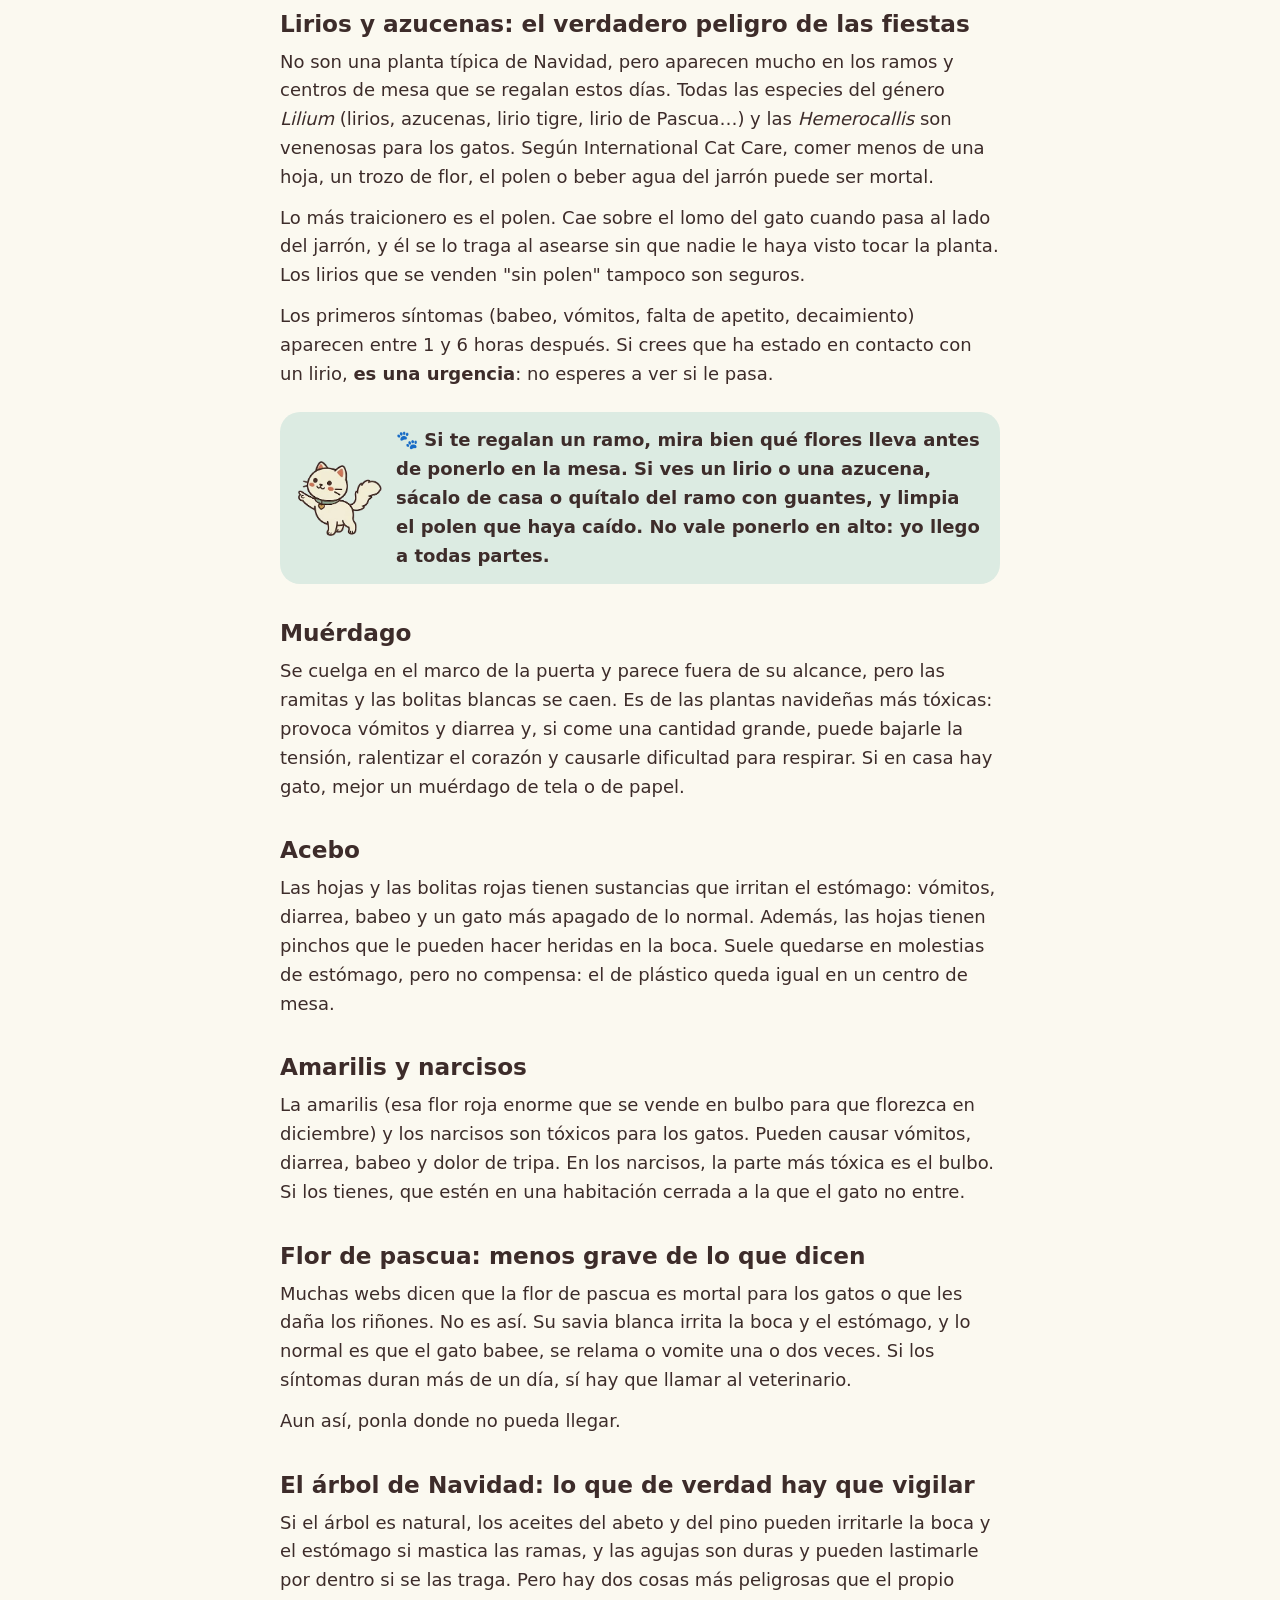
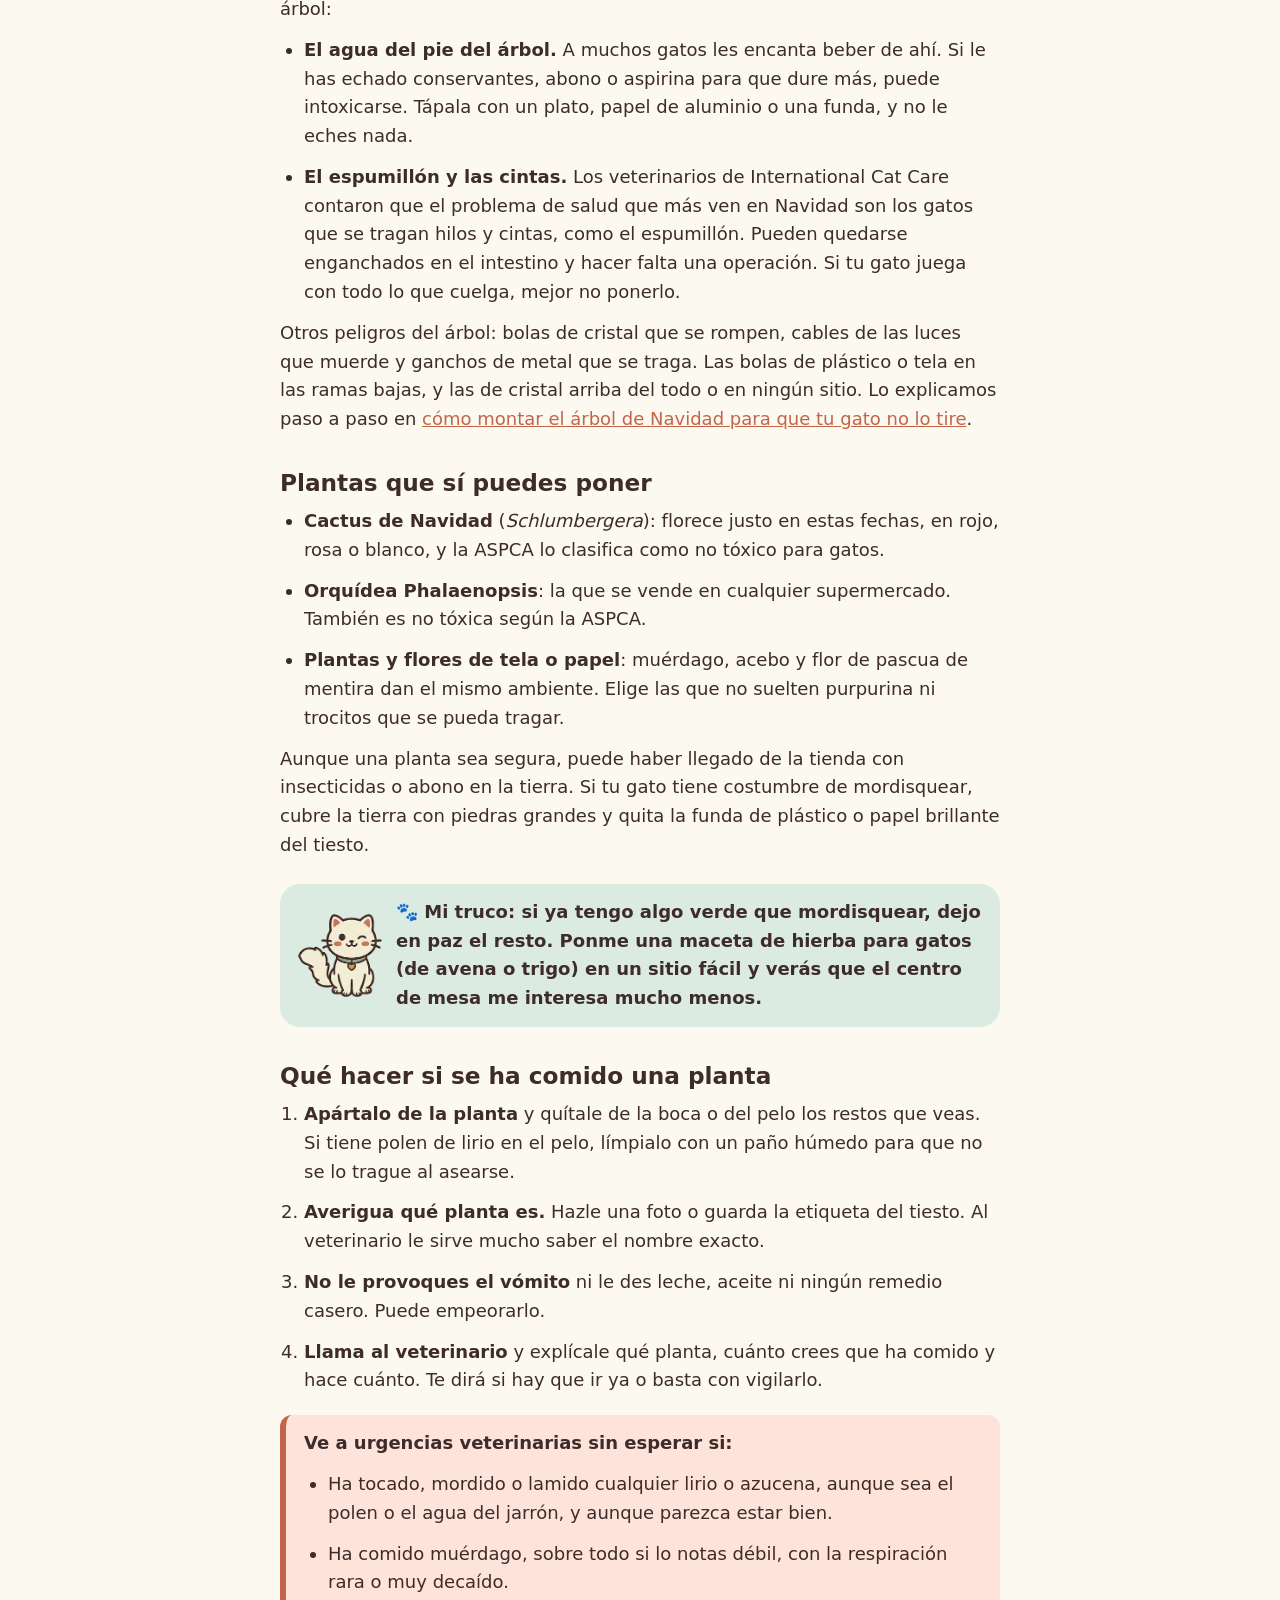
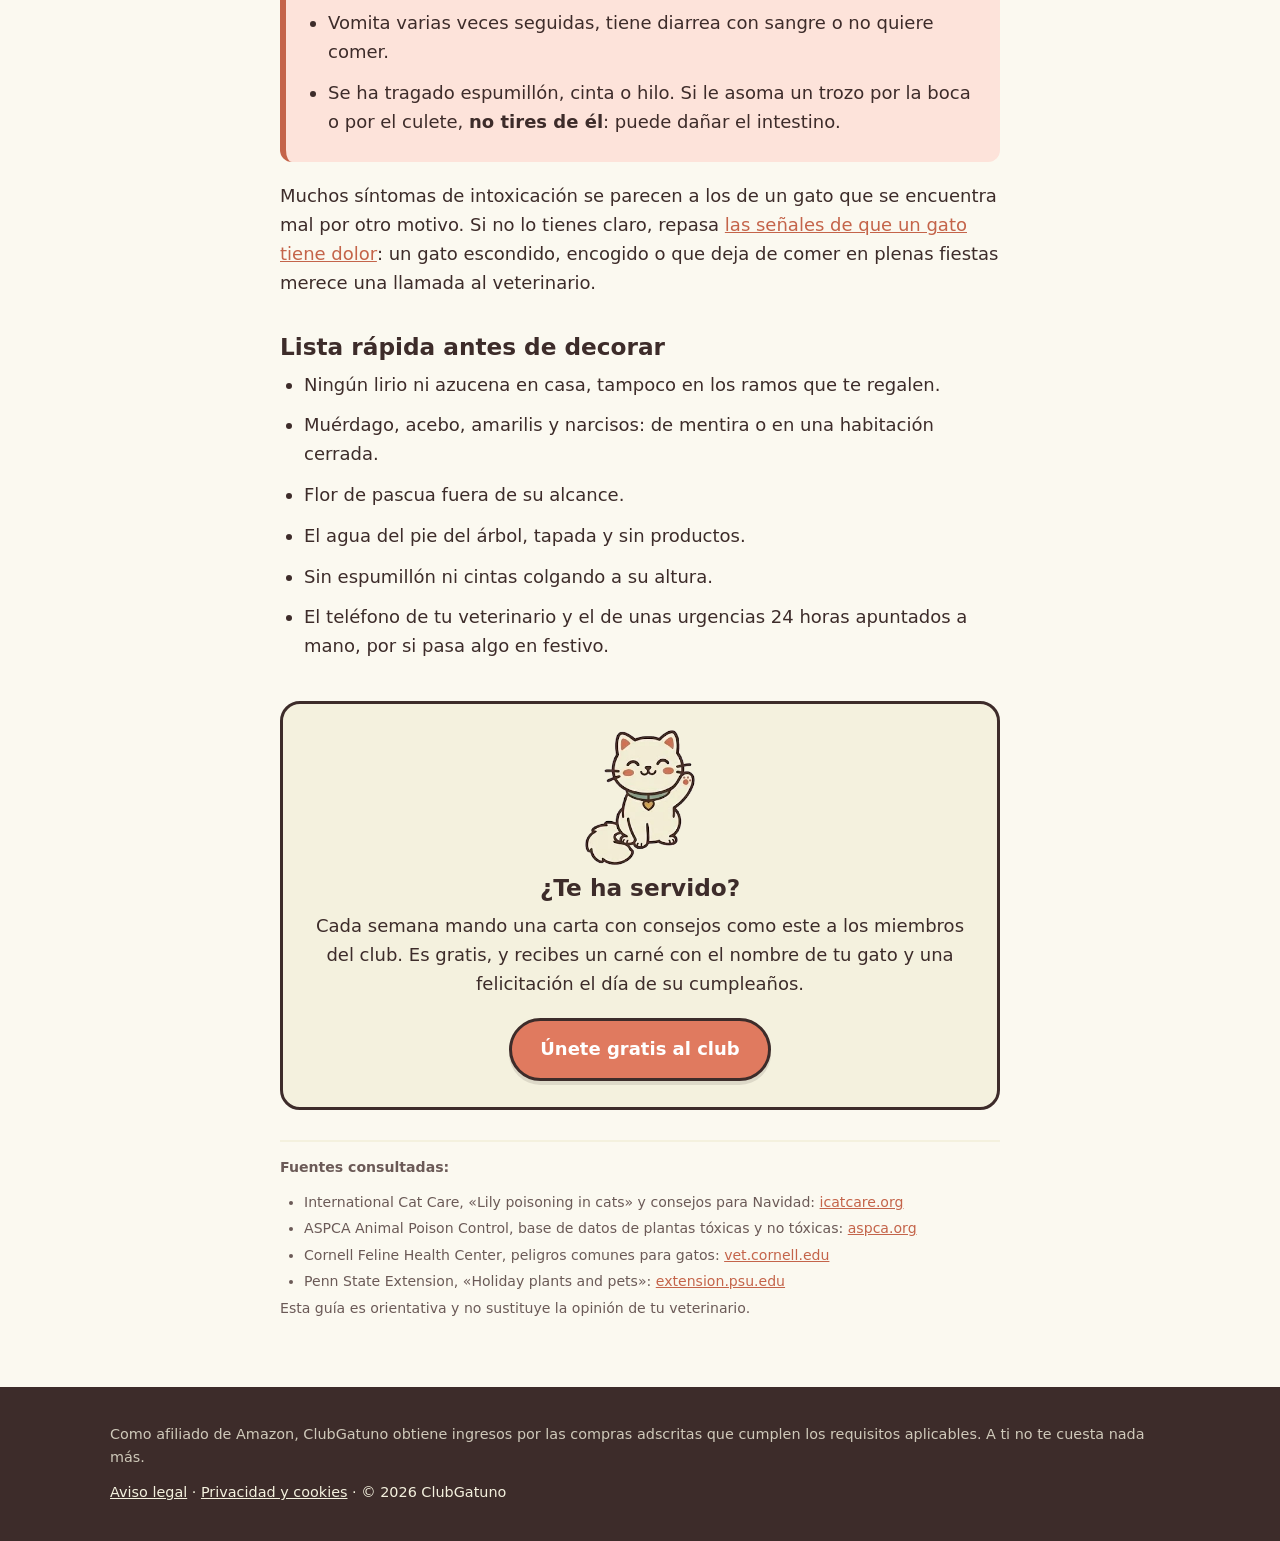
<file: guias/plantas-navidad-toxicas-gatos.html>
<!doctype html>
<html lang="es">
<head>
  <meta charset="utf-8">
  <meta name="viewport" content="width=device-width, initial-scale=1">
  <title>Plantas de Navidad tóxicas para gatos: cuáles evitar · ClubGatuno</title>
  <meta name="description" content="Flor de pascua, muérdago, acebo, lirios, amarilis y el árbol: qué riesgo tiene cada planta navideña para tu gato, qué hacer si la muerde y alternativas seguras.">
  <link rel="canonical" href="https://clubgatuno.es/guias/plantas-navidad-toxicas-gatos.html">
  <link rel="icon" href="../img/favicon.png">
  <meta property="og:title" content="Plantas de Navidad tóxicas para gatos: cuáles evitar">
  <meta property="og:description" content="Qué riesgo tiene cada planta navideña para tu gato, qué hacer si la muerde y qué plantas puedes poner sin miedo.">
  <meta property="og:image" content="https://clubgatuno.es/img/compartir.png">
  <meta property="og:url" content="https://clubgatuno.es/guias/plantas-navidad-toxicas-gatos.html">
  <meta property="og:type" content="article">
  <meta property="og:locale" content="es_ES">
  <meta property="og:site_name" content="ClubGatuno">
  <meta name="twitter:card" content="summary_large_image">
  <link rel="stylesheet" href="../styles.css">
  <script type="application/ld+json">
  {
    "@context": "https://schema.org",
    "@type": "Article",
    "headline": "Plantas de Navidad tóxicas para gatos: cuáles evitar",
    "datePublished": "2026-11-17",
    "dateModified": "2026-11-17",
    "inLanguage": "es-ES",
    "image": "https://clubgatuno.es/img/compartir.png",
    "author": { "@type": "Organization", "name": "ClubGatuno", "url": "https://clubgatuno.es/" },
    "publisher": { "@type": "Organization", "name": "ClubGatuno", "logo": { "@type": "ImageObject", "url": "https://clubgatuno.es/img/logo.png" } },
    "mainEntityOfPage": "https://clubgatuno.es/guias/plantas-navidad-toxicas-gatos.html"
  }
  </script>
  <!-- Cloudflare Web Analytics --><script type='module' src='https://static.cloudflareinsights.com/beacon.min.js' data-cf-beacon='{"token": "28d118872ca0471791528103355aa929"}'></script><!-- End Cloudflare Web Analytics -->
</head>
<body>
  <header class="cabecera">
    <div class="contenedor">
      <a class="marca" href="../"><img src="../img/logo.png" alt="Logo de ClubGatuno"><span>Club<b>Gatuno</b></span></a>
      <a class="cabecera-club" href="../unete.html">Únete al club</a>
      <nav>
        <ul class="menu">
          <li><a href="../#favoritos">Favoritos</a></li>
          <li><a href="./">Guías</a></li>
          <li><a class="menu-club" href="../unete.html">Únete al club</a></li>
        </ul>
      </nav>
    </div>
  </header>

  <main class="contenedor guia">
    <p class="guia-miga"><a href="../">Inicio</a> › <a href="./">Guías</a> › Hogar</p>
    <h1>Plantas de Navidad tóxicas para gatos: cuáles evitar</h1>
    <p class="guia-entradilla">En diciembre entran en casa plantas que el resto del año no tenemos, y a los gatos les encanta mordisquear lo nuevo. No todas son igual de peligrosas: la flor de pascua tiene peor fama de la que merece, y en cambio un ramo con lirios puede ser mortal. Aquí tienes cada planta con su riesgo real.</p>
    <p class="guia-fecha">Publicada el 17 de noviembre de 2026 · Lectura: 6 minutos</p>

    <div class="resumen-rapido">
      <h2>En resumen</h2>
      <ul>
        <li>Lo más peligroso de las fiestas no es la flor de pascua: son los <strong>lirios y azucenas</strong> de los ramos. Un mordisco, el polen o el agua del jarrón pueden dañar los riñones de un gato.</li>
        <li>El <strong>muérdago</strong> y el <strong>acebo</strong> sí son tóxicos y conviene no tenerlos a su alcance, ni siquiera en lo alto.</li>
        <li>La <strong>flor de pascua</strong> suele causar babeo y algún vómito, pero rara vez algo grave.</li>
        <li>Del árbol natural, el peligro está más en el <strong>agua del pie</strong> y en el <strong>espumillón</strong> que en las agujas.</li>
        <li>Alternativas seguras: el <strong>cactus de Navidad</strong> y la <strong>orquídea</strong> (Phalaenopsis).</li>
      </ul>
    </div>

    <h2>El riesgo de cada planta, de un vistazo</h2>
    <div class="tabla-scroll">
      <table>
        <thead><tr><th>Planta</th><th>Riesgo para el gato</th><th>Qué le puede pasar</th></tr></thead>
        <tbody>
          <tr><td>Lirios y azucenas (en ramos y centros)</td><td><strong>Muy alto</strong></td><td>Fallo de los riñones. Basta muy poca cantidad, incluido el polen</td></tr>
          <tr><td>Muérdago</td><td>Alto</td><td>Vómitos, diarrea y, en cantidad, problemas de corazón y tensión baja</td></tr>
          <tr><td>Acebo (hojas y bolitas rojas)</td><td>Moderado</td><td>Vómitos, diarrea, babeo y decaimiento. Las hojas pinchan la boca</td></tr>
          <tr><td>Amarilis y narcisos (bulbos de invierno)</td><td>Moderado</td><td>Vómitos, diarrea, babeo y dolor de tripa</td></tr>
          <tr><td>Flor de pascua</td><td>Bajo</td><td>Irritación de boca y estómago: babeo y algún vómito</td></tr>
          <tr><td>Abeto o pino natural</td><td>Bajo</td><td>Babeo o vómitos si mastica ramas; las agujas pueden lastimar por dentro</td></tr>
          <tr><td>Cactus de Navidad</td><td>No tóxico</td><td>Nada, salvo una pequeña molestia si come mucho</td></tr>
          <tr><td>Orquídea (Phalaenopsis)</td><td>No tóxica</td><td>Nada</td></tr>
        </tbody>
      </table>
    </div>
    <p>"No tóxico" no significa que pueda comérsela entera: cualquier planta en cantidad puede sentarle mal al estómago. Pero no le hará más daño que eso.</p>

    <h2>Lirios y azucenas: el verdadero peligro de las fiestas</h2>
    <p>No son una planta típica de Navidad, pero aparecen mucho en los ramos y centros de mesa que se regalan estos días. Todas las especies del género <em>Lilium</em> (lirios, azucenas, lirio tigre, lirio de Pascua…) y las <em>Hemerocallis</em> son venenosas para los gatos. Según International Cat Care, comer menos de una hoja, un trozo de flor, el polen o beber agua del jarrón puede ser mortal.</p>
    <p>Lo más traicionero es el polen. Cae sobre el lomo del gato cuando pasa al lado del jarrón, y él se lo traga al asearse sin que nadie le haya visto tocar la planta. Los lirios que se venden "sin polen" tampoco son seguros.</p>
    <p>Los primeros síntomas (babeo, vómitos, falta de apetito, decaimiento) aparecen entre 1 y 6 horas después. Si crees que ha estado en contacto con un lirio, <strong>es una urgencia</strong>: no esperes a ver si le pasa.</p>

    <div class="nota-nata">
      <img src="../img/nata-senalando.png" alt="Nata señalando">
      <p>🐾 Si te regalan un ramo, mira bien qué flores lleva antes de ponerlo en la mesa. Si ves un lirio o una azucena, sácalo de casa o quítalo del ramo con guantes, y limpia el polen que haya caído. No vale ponerlo en alto: yo llego a todas partes.</p>
    </div>

    <h2>Muérdago</h2>
    <p>Se cuelga en el marco de la puerta y parece fuera de su alcance, pero las ramitas y las bolitas blancas se caen. Es de las plantas navideñas más tóxicas: provoca vómitos y diarrea y, si come una cantidad grande, puede bajarle la tensión, ralentizar el corazón y causarle dificultad para respirar. Si en casa hay gato, mejor un muérdago de tela o de papel.</p>

    <h2>Acebo</h2>
    <p>Las hojas y las bolitas rojas tienen sustancias que irritan el estómago: vómitos, diarrea, babeo y un gato más apagado de lo normal. Además, las hojas tienen pinchos que le pueden hacer heridas en la boca. Suele quedarse en molestias de estómago, pero no compensa: el de plástico queda igual en un centro de mesa.</p>

    <h2>Amarilis y narcisos</h2>
    <p>La amarilis (esa flor roja enorme que se vende en bulbo para que florezca en diciembre) y los narcisos son tóxicos para los gatos. Pueden causar vómitos, diarrea, babeo y dolor de tripa. En los narcisos, la parte más tóxica es el bulbo. Si los tienes, que estén en una habitación cerrada a la que el gato no entre.</p>

    <h2>Flor de pascua: menos grave de lo que dicen</h2>
    <p>Muchas webs dicen que la flor de pascua es mortal para los gatos o que les daña los riñones. No es así. Su savia blanca irrita la boca y el estómago, y lo normal es que el gato babee, se relama o vomite una o dos veces. Si los síntomas duran más de un día, sí hay que llamar al veterinario.</p>
    <p>Aun así, ponla donde no pueda llegar.</p>

    <h2>El árbol de Navidad: lo que de verdad hay que vigilar</h2>
    <p>Si el árbol es natural, los aceites del abeto y del pino pueden irritarle la boca y el estómago si mastica las ramas, y las agujas son duras y pueden lastimarle por dentro si se las traga. Pero hay dos cosas más peligrosas que el propio árbol:</p>
    <ul>
      <li><strong>El agua del pie del árbol.</strong> A muchos gatos les encanta beber de ahí. Si le has echado conservantes, abono o aspirina para que dure más, puede intoxicarse. Tápala con un plato, papel de aluminio o una funda, y no le eches nada.</li>
      <li><strong>El espumillón y las cintas.</strong> Los veterinarios de International Cat Care contaron que el problema de salud que más ven en Navidad son los gatos que se tragan hilos y cintas, como el espumillón. Pueden quedarse enganchados en el intestino y hacer falta una operación. Si tu gato juega con todo lo que cuelga, mejor no ponerlo.</li>
    </ul>
    <p>Otros peligros del árbol: bolas de cristal que se rompen, cables de las luces que muerde y ganchos de metal que se traga. Las bolas de plástico o tela en las ramas bajas, y las de cristal arriba del todo o en ningún sitio. Lo explicamos paso a paso en <a href="gato-arbol-navidad.html">cómo montar el árbol de Navidad para que tu gato no lo tire</a>.</p>

    <h2>Plantas que sí puedes poner</h2>
    <ul>
      <li><strong>Cactus de Navidad</strong> (<em>Schlumbergera</em>): florece justo en estas fechas, en rojo, rosa o blanco, y la ASPCA lo clasifica como no tóxico para gatos.</li>
      <li><strong>Orquídea Phalaenopsis</strong>: la que se vende en cualquier supermercado. También es no tóxica según la ASPCA.</li>
      <li><strong>Plantas y flores de tela o papel</strong>: muérdago, acebo y flor de pascua de mentira dan el mismo ambiente. Elige las que no suelten purpurina ni trocitos que se pueda tragar.</li>
    </ul>
    <p>Aunque una planta sea segura, puede haber llegado de la tienda con insecticidas o abono en la tierra. Si tu gato tiene costumbre de mordisquear, cubre la tierra con piedras grandes y quita la funda de plástico o papel brillante del tiesto.</p>

    <div class="nota-nata">
      <img src="../img/nata-guino.png" alt="Nata guiñando un ojo">
      <p>🐾 Mi truco: si ya tengo algo verde que mordisquear, dejo en paz el resto. Ponme una maceta de hierba para gatos (de avena o trigo) en un sitio fácil y verás que el centro de mesa me interesa mucho menos.</p>
    </div>

    <h2>Qué hacer si se ha comido una planta</h2>
    <ol>
      <li><strong>Apártalo de la planta</strong> y quítale de la boca o del pelo los restos que veas. Si tiene polen de lirio en el pelo, límpialo con un paño húmedo para que no se lo trague al asearse.</li>
      <li><strong>Averigua qué planta es.</strong> Hazle una foto o guarda la etiqueta del tiesto. Al veterinario le sirve mucho saber el nombre exacto.</li>
      <li><strong>No le provoques el vómito</strong> ni le des leche, aceite ni ningún remedio casero. Puede empeorarlo.</li>
      <li><strong>Llama al veterinario</strong> y explícale qué planta, cuánto crees que ha comido y hace cuánto. Te dirá si hay que ir ya o basta con vigilarlo.</li>
    </ol>

    <div class="aviso-urgente">
      <p><strong>Ve a urgencias veterinarias sin esperar si:</strong></p>
      <ul>
        <li>Ha tocado, mordido o lamido cualquier lirio o azucena, aunque sea el polen o el agua del jarrón, y aunque parezca estar bien.</li>
        <li>Ha comido muérdago, sobre todo si lo notas débil, con la respiración rara o muy decaído.</li>
        <li>Vomita varias veces seguidas, tiene diarrea con sangre o no quiere comer.</li>
        <li>Se ha tragado espumillón, cinta o hilo. Si le asoma un trozo por la boca o por el culete, <strong>no tires de él</strong>: puede dañar el intestino.</li>
      </ul>
    </div>
    <p>Muchos síntomas de intoxicación se parecen a los de un gato que se encuentra mal por otro motivo. Si no lo tienes claro, repasa <a href="senales-dolor-gato.html">las señales de que un gato tiene dolor</a>: un gato escondido, encogido o que deja de comer en plenas fiestas merece una llamada al veterinario.</p>

    <h2>Lista rápida antes de decorar</h2>
    <ul>
      <li>Ningún lirio ni azucena en casa, tampoco en los ramos que te regalen.</li>
      <li>Muérdago, acebo, amarilis y narcisos: de mentira o en una habitación cerrada.</li>
      <li>Flor de pascua fuera de su alcance.</li>
      <li>El agua del pie del árbol, tapada y sin productos.</li>
      <li>Sin espumillón ni cintas colgando a su altura.</li>
      <li>El teléfono de tu veterinario y el de unas urgencias 24 horas apuntados a mano, por si pasa algo en festivo.</li>
    </ul>

    <div class="guia-club">
      <img src="../img/nata-saludando.png" alt="Nata saludando">
      <h2>¿Te ha servido?</h2>
      <p>Cada semana mando una carta con consejos como este a los miembros del club. Es gratis, y recibes un carné con el nombre de tu gato y una felicitación el día de su cumpleaños.</p>
      <a class="boton" href="../unete.html?o=guias">Únete gratis al club</a>
    </div>

    <div class="guia-fuentes">
      <p><strong>Fuentes consultadas:</strong></p>
      <ul>
        <li>International Cat Care, «Lily poisoning in cats» y consejos para Navidad: <a href="https://icatcare.org/articles/lily-poisoning-in-cats" target="_blank" rel="noopener">icatcare.org</a></li>
        <li>ASPCA Animal Poison Control, base de datos de plantas tóxicas y no tóxicas: <a href="https://www.aspca.org/" target="_blank" rel="noopener">aspca.org</a></li>
        <li>Cornell Feline Health Center, peligros comunes para gatos: <a href="https://www.vet.cornell.edu/departments-centers-and-institutes/cornell-feline-health-center" target="_blank" rel="noopener">vet.cornell.edu</a></li>
        <li>Penn State Extension, «Holiday plants and pets»: <a href="https://extension.psu.edu/holiday-plants-and-pets" target="_blank" rel="noopener">extension.psu.edu</a></li>
      </ul>
      <p>Esta guía es orientativa y no sustituye la opinión de tu veterinario.</p>
    </div>
  </main>

  <footer class="pie">
    <div class="contenedor">
      <p class="aviso">Como afiliado de Amazon, ClubGatuno obtiene ingresos por las compras adscritas que cumplen los requisitos aplicables. A ti no te cuesta nada más.</p>
      <p><a href="../aviso-legal.html">Aviso legal</a> · <a href="../privacidad.html">Privacidad y cookies</a> · © 2026 ClubGatuno</p>
    </div>
  </footer>
</body>
</html>
</file>
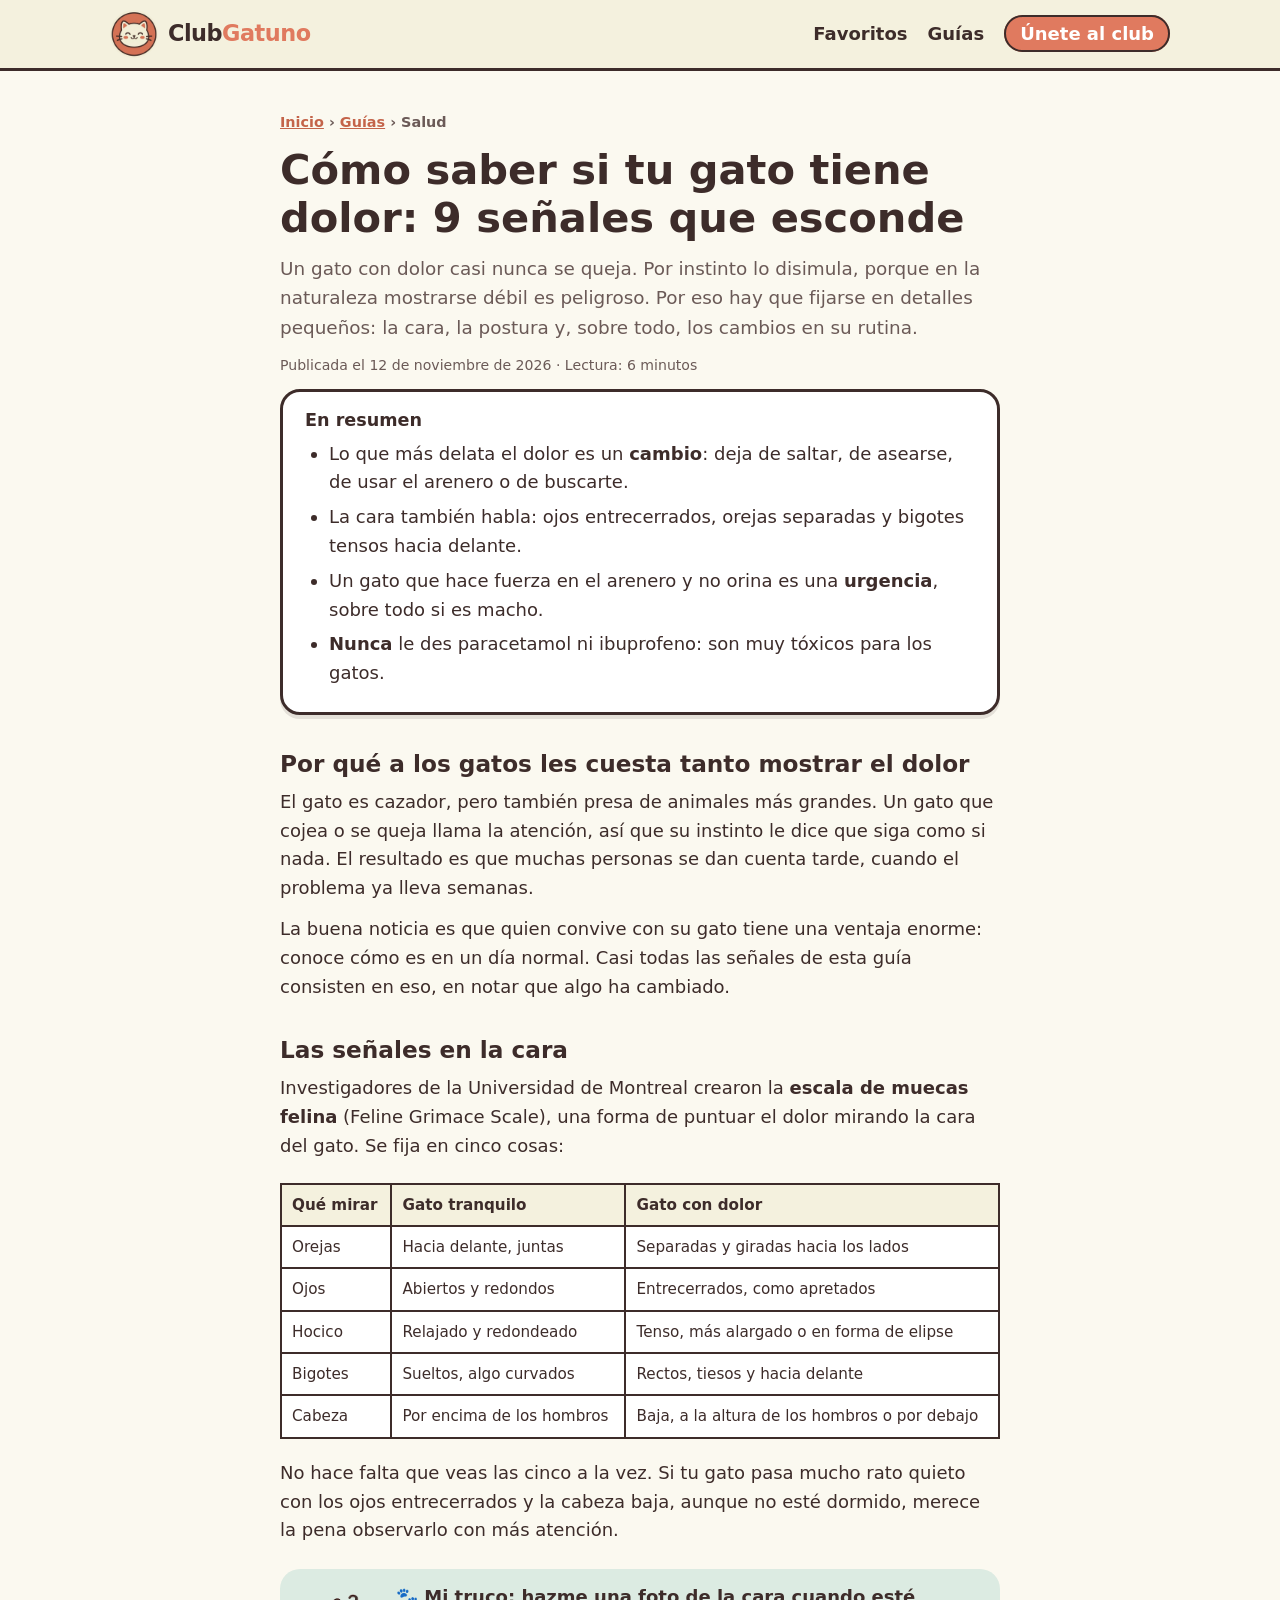
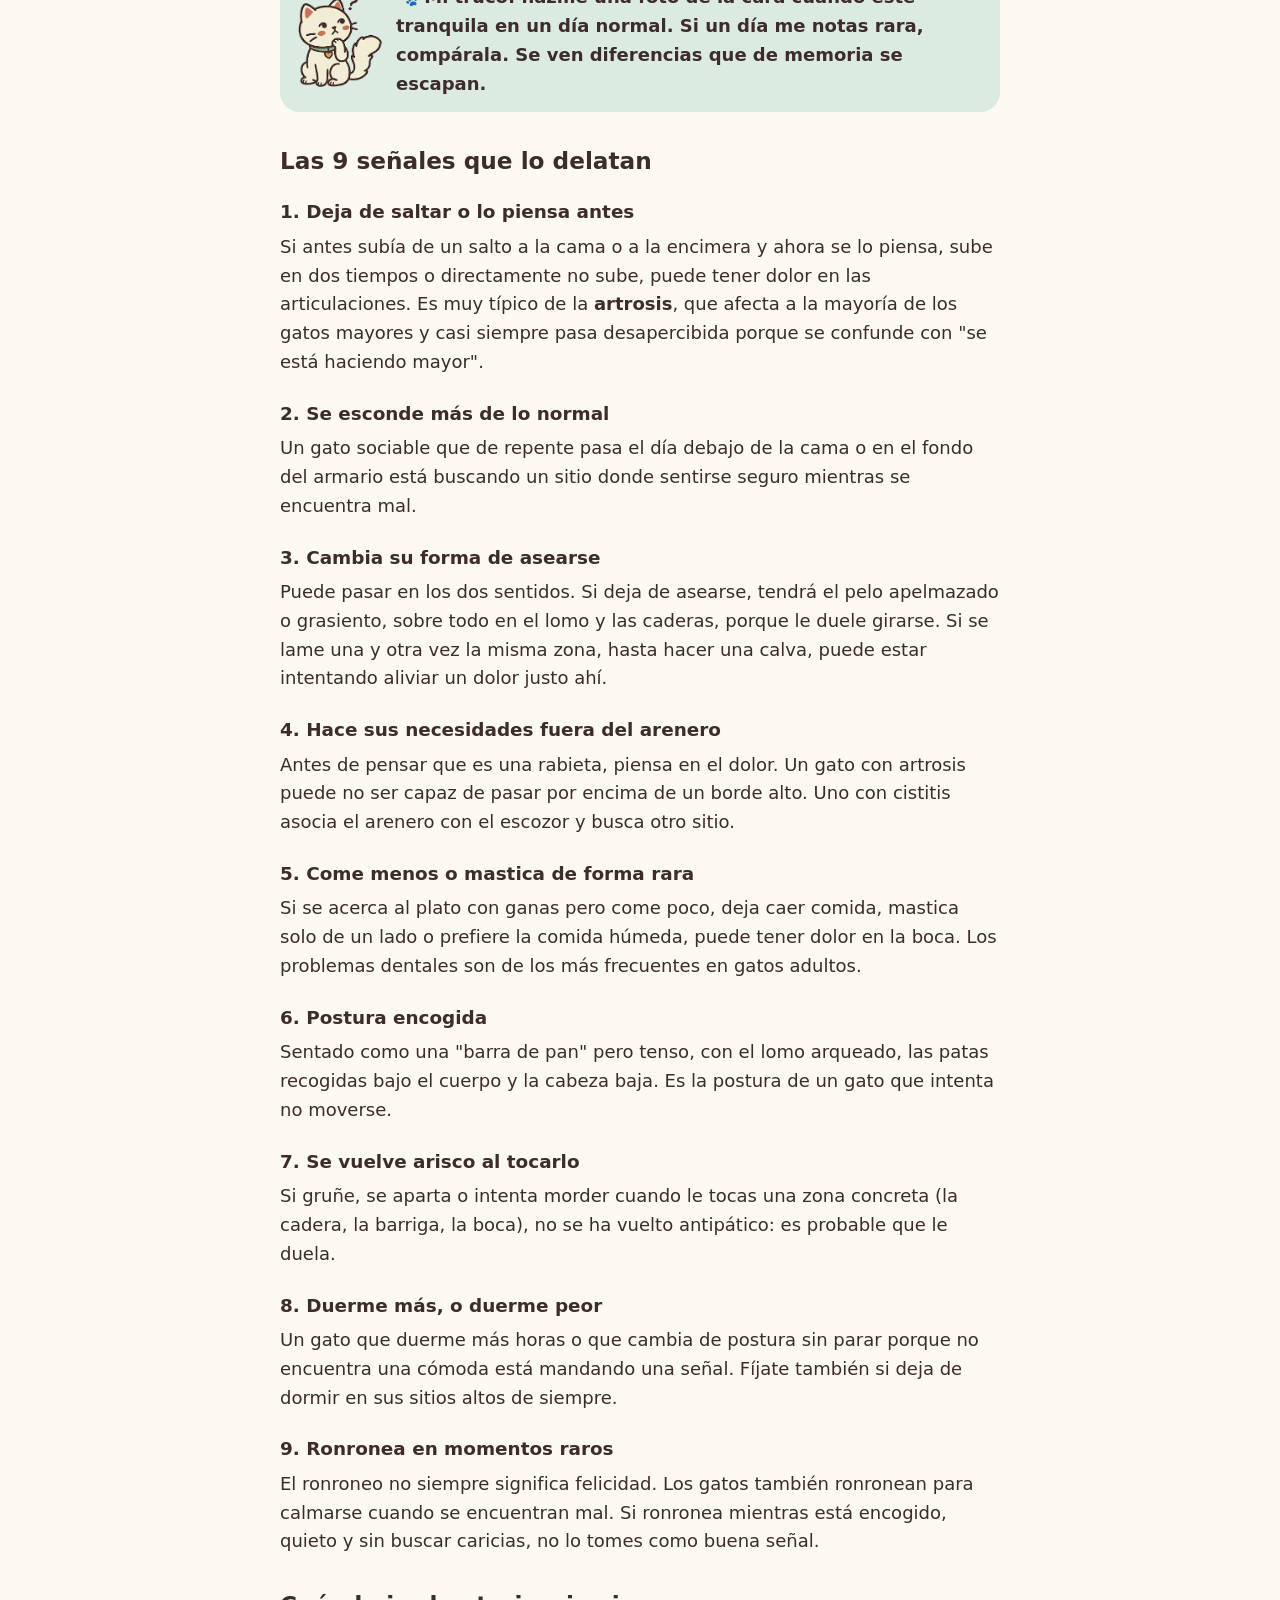
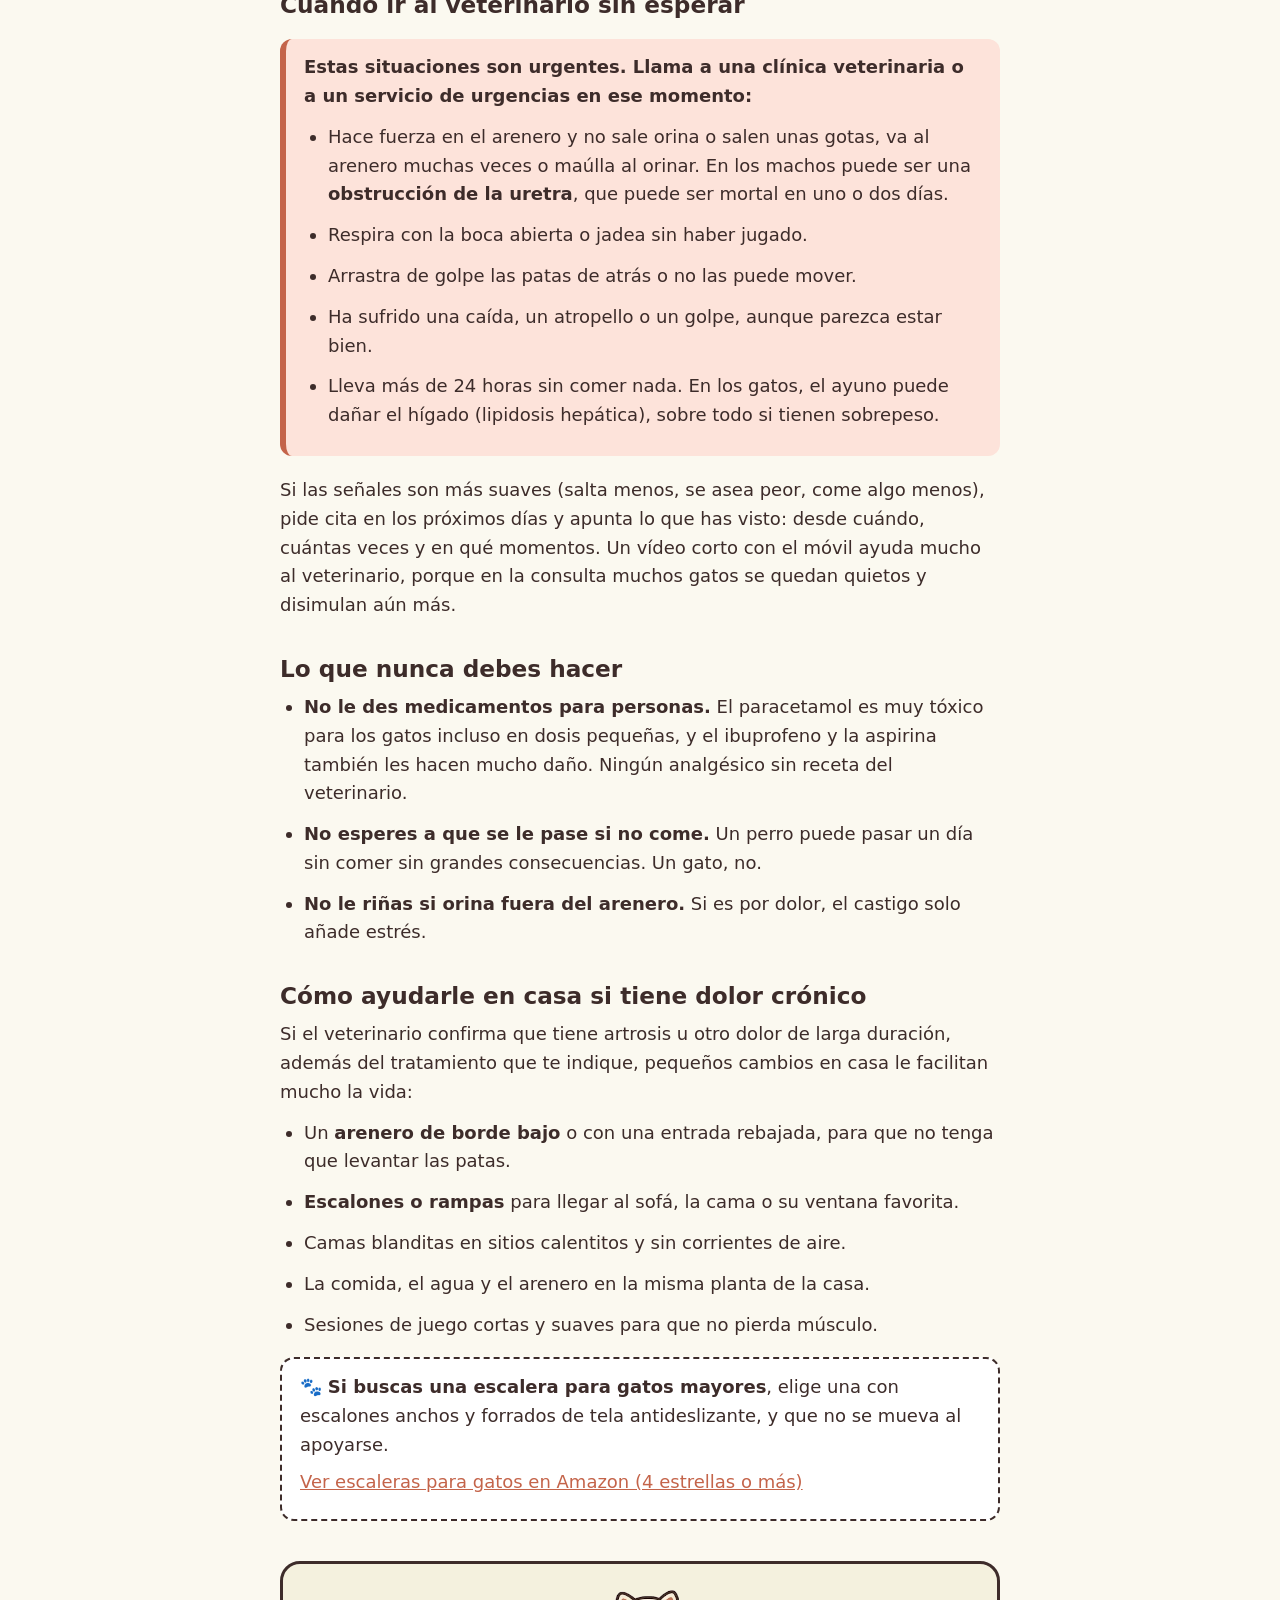
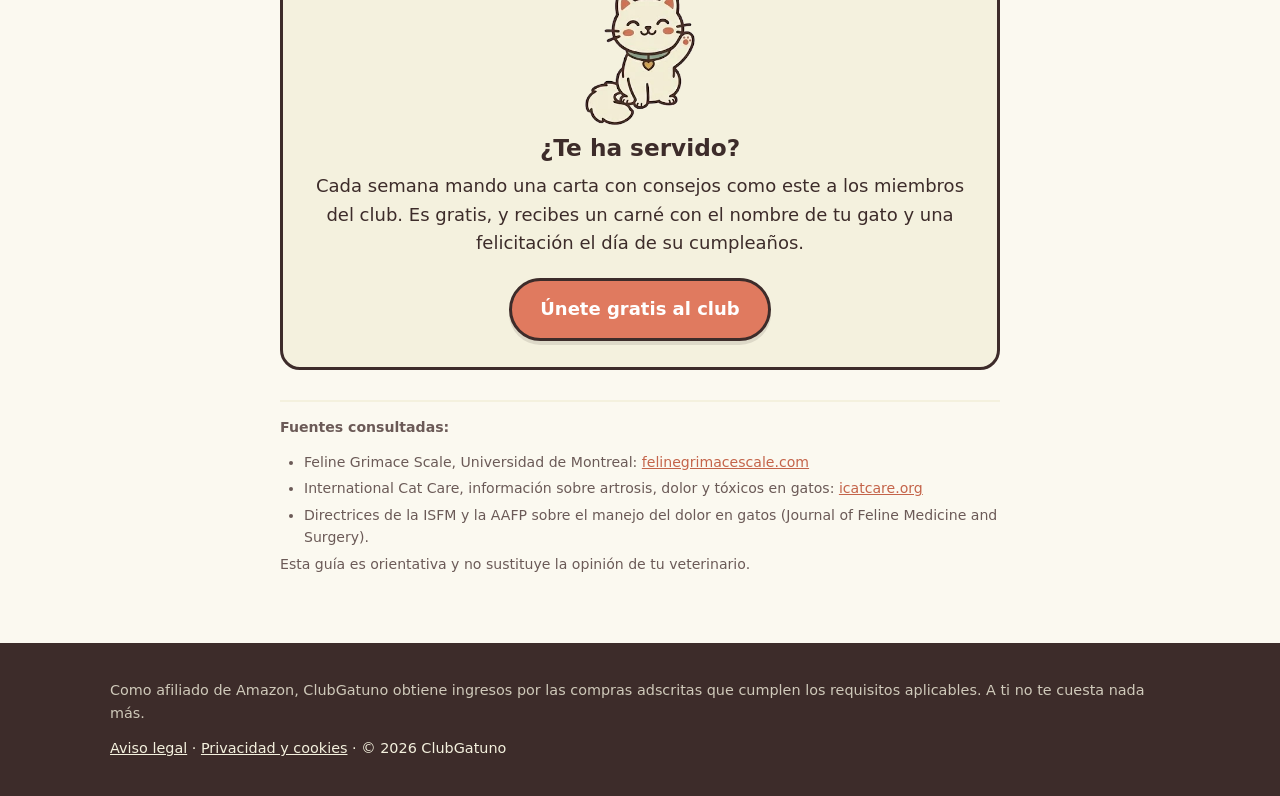
<file: guias/senales-dolor-gato.html>
<!doctype html>
<html lang="es">
<head>
  <meta charset="utf-8">
  <meta name="viewport" content="width=device-width, initial-scale=1">
  <title>Cómo saber si tu gato tiene dolor: 9 señales que esconde · ClubGatuno</title>
  <meta name="description" content="Los gatos disimulan el dolor por instinto. Estas son las señales en la cara, el cuerpo y la rutina que lo delatan, y cuándo hay que ir al veterinario sin esperar.">
  <link rel="canonical" href="https://clubgatuno.es/guias/senales-dolor-gato.html">
  <link rel="icon" href="../img/favicon.png">
  <meta property="og:title" content="Cómo saber si tu gato tiene dolor: 9 señales que esconde">
  <meta property="og:description" content="Las señales en la cara, el cuerpo y la rutina que delatan el dolor de un gato, y cuándo ir al veterinario sin esperar.">
  <meta property="og:image" content="https://clubgatuno.es/img/compartir.png">
  <meta property="og:url" content="https://clubgatuno.es/guias/senales-dolor-gato.html">
  <meta property="og:type" content="article">
  <meta property="og:locale" content="es_ES">
  <meta property="og:site_name" content="ClubGatuno">
  <meta name="twitter:card" content="summary_large_image">
  <link rel="stylesheet" href="../styles.css">
  <script type="application/ld+json">
  {
    "@context": "https://schema.org",
    "@type": "Article",
    "headline": "Cómo saber si tu gato tiene dolor: 9 señales que esconde",
    "datePublished": "2026-11-12",
    "dateModified": "2026-11-12",
    "inLanguage": "es-ES",
    "image": "https://clubgatuno.es/img/compartir.png",
    "author": { "@type": "Organization", "name": "ClubGatuno", "url": "https://clubgatuno.es/" },
    "publisher": { "@type": "Organization", "name": "ClubGatuno", "logo": { "@type": "ImageObject", "url": "https://clubgatuno.es/img/logo.png" } },
    "mainEntityOfPage": "https://clubgatuno.es/guias/senales-dolor-gato.html"
  }
  </script>
  <!-- Cloudflare Web Analytics --><script type='module' src='https://static.cloudflareinsights.com/beacon.min.js' data-cf-beacon='{"token": "28d118872ca0471791528103355aa929"}'></script><!-- End Cloudflare Web Analytics -->
</head>
<body>
  <header class="cabecera">
    <div class="contenedor">
      <a class="marca" href="../"><img src="../img/logo.png" alt="Logo de ClubGatuno"><span>Club<b>Gatuno</b></span></a>
      <a class="cabecera-club" href="../unete.html">Únete al club</a>
      <nav>
        <ul class="menu">
          <li><a href="../#favoritos">Favoritos</a></li>
          <li><a href="./">Guías</a></li>
          <li><a class="menu-club" href="../unete.html">Únete al club</a></li>
        </ul>
      </nav>
    </div>
  </header>

  <main class="contenedor guia">
    <p class="guia-miga"><a href="../">Inicio</a> › <a href="./">Guías</a> › Salud</p>
    <h1>Cómo saber si tu gato tiene dolor: 9 señales que esconde</h1>
    <p class="guia-entradilla">Un gato con dolor casi nunca se queja. Por instinto lo disimula, porque en la naturaleza mostrarse débil es peligroso. Por eso hay que fijarse en detalles pequeños: la cara, la postura y, sobre todo, los cambios en su rutina.</p>
    <p class="guia-fecha">Publicada el 12 de noviembre de 2026 · Lectura: 6 minutos</p>

    <div class="resumen-rapido">
      <h2>En resumen</h2>
      <ul>
        <li>Lo que más delata el dolor es un <strong>cambio</strong>: deja de saltar, de asearse, de usar el arenero o de buscarte.</li>
        <li>La cara también habla: ojos entrecerrados, orejas separadas y bigotes tensos hacia delante.</li>
        <li>Un gato que hace fuerza en el arenero y no orina es una <strong>urgencia</strong>, sobre todo si es macho.</li>
        <li><strong>Nunca</strong> le des paracetamol ni ibuprofeno: son muy tóxicos para los gatos.</li>
      </ul>
    </div>

    <h2>Por qué a los gatos les cuesta tanto mostrar el dolor</h2>
    <p>El gato es cazador, pero también presa de animales más grandes. Un gato que cojea o se queja llama la atención, así que su instinto le dice que siga como si nada. El resultado es que muchas personas se dan cuenta tarde, cuando el problema ya lleva semanas.</p>
    <p>La buena noticia es que quien convive con su gato tiene una ventaja enorme: conoce cómo es en un día normal. Casi todas las señales de esta guía consisten en eso, en notar que algo ha cambiado.</p>

    <h2>Las señales en la cara</h2>
    <p>Investigadores de la Universidad de Montreal crearon la <strong>escala de muecas felina</strong> (Feline Grimace Scale), una forma de puntuar el dolor mirando la cara del gato. Se fija en cinco cosas:</p>
    <div class="tabla-scroll">
      <table>
        <thead><tr><th>Qué mirar</th><th>Gato tranquilo</th><th>Gato con dolor</th></tr></thead>
        <tbody>
          <tr><td>Orejas</td><td>Hacia delante, juntas</td><td>Separadas y giradas hacia los lados</td></tr>
          <tr><td>Ojos</td><td>Abiertos y redondos</td><td>Entrecerrados, como apretados</td></tr>
          <tr><td>Hocico</td><td>Relajado y redondeado</td><td>Tenso, más alargado o en forma de elipse</td></tr>
          <tr><td>Bigotes</td><td>Sueltos, algo curvados</td><td>Rectos, tiesos y hacia delante</td></tr>
          <tr><td>Cabeza</td><td>Por encima de los hombros</td><td>Baja, a la altura de los hombros o por debajo</td></tr>
        </tbody>
      </table>
    </div>
    <p>No hace falta que veas las cinco a la vez. Si tu gato pasa mucho rato quieto con los ojos entrecerrados y la cabeza baja, aunque no esté dormido, merece la pena observarlo con más atención.</p>

    <div class="nota-nata">
      <img src="../img/nata-pensativa.png" alt="Nata pensativa">
      <p>🐾 Mi truco: hazme una foto de la cara cuando esté tranquila en un día normal. Si un día me notas rara, compárala. Se ven diferencias que de memoria se escapan.</p>
    </div>

    <h2>Las 9 señales que lo delatan</h2>

    <h3>1. Deja de saltar o lo piensa antes</h3>
    <p>Si antes subía de un salto a la cama o a la encimera y ahora se lo piensa, sube en dos tiempos o directamente no sube, puede tener dolor en las articulaciones. Es muy típico de la <strong>artrosis</strong>, que afecta a la mayoría de los gatos mayores y casi siempre pasa desapercibida porque se confunde con "se está haciendo mayor".</p>

    <h3>2. Se esconde más de lo normal</h3>
    <p>Un gato sociable que de repente pasa el día debajo de la cama o en el fondo del armario está buscando un sitio donde sentirse seguro mientras se encuentra mal.</p>

    <h3>3. Cambia su forma de asearse</h3>
    <p>Puede pasar en los dos sentidos. Si deja de asearse, tendrá el pelo apelmazado o grasiento, sobre todo en el lomo y las caderas, porque le duele girarse. Si se lame una y otra vez la misma zona, hasta hacer una calva, puede estar intentando aliviar un dolor justo ahí.</p>

    <h3>4. Hace sus necesidades fuera del arenero</h3>
    <p>Antes de pensar que es una rabieta, piensa en el dolor. Un gato con artrosis puede no ser capaz de pasar por encima de un borde alto. Uno con cistitis asocia el arenero con el escozor y busca otro sitio.</p>

    <h3>5. Come menos o mastica de forma rara</h3>
    <p>Si se acerca al plato con ganas pero come poco, deja caer comida, mastica solo de un lado o prefiere la comida húmeda, puede tener dolor en la boca. Los problemas dentales son de los más frecuentes en gatos adultos.</p>

    <h3>6. Postura encogida</h3>
    <p>Sentado como una "barra de pan" pero tenso, con el lomo arqueado, las patas recogidas bajo el cuerpo y la cabeza baja. Es la postura de un gato que intenta no moverse.</p>

    <h3>7. Se vuelve arisco al tocarlo</h3>
    <p>Si gruñe, se aparta o intenta morder cuando le tocas una zona concreta (la cadera, la barriga, la boca), no se ha vuelto antipático: es probable que le duela.</p>

    <h3>8. Duerme más, o duerme peor</h3>
    <p>Un gato que duerme más horas o que cambia de postura sin parar porque no encuentra una cómoda está mandando una señal. Fíjate también si deja de dormir en sus sitios altos de siempre.</p>

    <h3>9. Ronronea en momentos raros</h3>
    <p>El ronroneo no siempre significa felicidad. Los gatos también ronronean para calmarse cuando se encuentran mal. Si ronronea mientras está encogido, quieto y sin buscar caricias, no lo tomes como buena señal.</p>

    <h2>Cuándo ir al veterinario sin esperar</h2>
    <div class="aviso-urgente">
      <p><strong>Estas situaciones son urgentes. Llama a una clínica veterinaria o a un servicio de urgencias en ese momento:</strong></p>
      <ul>
        <li>Hace fuerza en el arenero y no sale orina o salen unas gotas, va al arenero muchas veces o maúlla al orinar. En los machos puede ser una <strong>obstrucción de la uretra</strong>, que puede ser mortal en uno o dos días.</li>
        <li>Respira con la boca abierta o jadea sin haber jugado.</li>
        <li>Arrastra de golpe las patas de atrás o no las puede mover.</li>
        <li>Ha sufrido una caída, un atropello o un golpe, aunque parezca estar bien.</li>
        <li>Lleva más de 24 horas sin comer nada. En los gatos, el ayuno puede dañar el hígado (lipidosis hepática), sobre todo si tienen sobrepeso.</li>
      </ul>
    </div>
    <p>Si las señales son más suaves (salta menos, se asea peor, come algo menos), pide cita en los próximos días y apunta lo que has visto: desde cuándo, cuántas veces y en qué momentos. Un vídeo corto con el móvil ayuda mucho al veterinario, porque en la consulta muchos gatos se quedan quietos y disimulan aún más.</p>

    <h2>Lo que nunca debes hacer</h2>
    <ul>
      <li><strong>No le des medicamentos para personas.</strong> El paracetamol es muy tóxico para los gatos incluso en dosis pequeñas, y el ibuprofeno y la aspirina también les hacen mucho daño. Ningún analgésico sin receta del veterinario.</li>
      <li><strong>No esperes a que se le pase si no come.</strong> Un perro puede pasar un día sin comer sin grandes consecuencias. Un gato, no.</li>
      <li><strong>No le riñas si orina fuera del arenero.</strong> Si es por dolor, el castigo solo añade estrés.</li>
    </ul>

    <h2>Cómo ayudarle en casa si tiene dolor crónico</h2>
    <p>Si el veterinario confirma que tiene artrosis u otro dolor de larga duración, además del tratamiento que te indique, pequeños cambios en casa le facilitan mucho la vida:</p>
    <ul>
      <li>Un <strong>arenero de borde bajo</strong> o con una entrada rebajada, para que no tenga que levantar las patas.</li>
      <li><strong>Escalones o rampas</strong> para llegar al sofá, la cama o su ventana favorita.</li>
      <li>Camas blanditas en sitios calentitos y sin corrientes de aire.</li>
      <li>La comida, el agua y el arenero en la misma planta de la casa.</li>
      <li>Sesiones de juego cortas y suaves para que no pierda músculo.</li>
    </ul>
    <div class="guia-producto">
      <p>🐾 <strong>Si buscas una escalera para gatos mayores</strong>, elige una con escalones anchos y forrados de tela antideslizante, y que no se mueva al apoyarse.</p>
      <p><a href="https://www.amazon.es/s?k=escalera+para+gatos+mayores&rh=p_72%3A831280031&tag=clubgatuno-21" target="_blank" rel="sponsored noopener">Ver escaleras para gatos en Amazon (4 estrellas o más)</a></p>
    </div>

    <div class="guia-club">
      <img src="../img/nata-saludando.png" alt="Nata saludando">
      <h2>¿Te ha servido?</h2>
      <p>Cada semana mando una carta con consejos como este a los miembros del club. Es gratis, y recibes un carné con el nombre de tu gato y una felicitación el día de su cumpleaños.</p>
      <a class="boton" href="../unete.html?o=guias">Únete gratis al club</a>
    </div>

    <div class="guia-fuentes">
      <p><strong>Fuentes consultadas:</strong></p>
      <ul>
        <li>Feline Grimace Scale, Universidad de Montreal: <a href="https://www.felinegrimacescale.com/" target="_blank" rel="noopener">felinegrimacescale.com</a></li>
        <li>International Cat Care, información sobre artrosis, dolor y tóxicos en gatos: <a href="https://icatcare.org/" target="_blank" rel="noopener">icatcare.org</a></li>
        <li>Directrices de la ISFM y la AAFP sobre el manejo del dolor en gatos (Journal of Feline Medicine and Surgery).</li>
      </ul>
      <p>Esta guía es orientativa y no sustituye la opinión de tu veterinario.</p>
    </div>
  </main>

  <footer class="pie">
    <div class="contenedor">
      <p class="aviso">Como afiliado de Amazon, ClubGatuno obtiene ingresos por las compras adscritas que cumplen los requisitos aplicables. A ti no te cuesta nada más.</p>
      <p><a href="../aviso-legal.html">Aviso legal</a> · <a href="../privacidad.html">Privacidad y cookies</a> · © 2026 ClubGatuno</p>
    </div>
  </footer>
</body>
</html>
</file>
<file: styles.css>
:root {
  --terracota: #E07A5F;
  --terracota-oscuro: #C4644A;
  --crema: #F4F1DE;
  --crema-claro: #FBF9F0;
  --marron: #3D2C2A;
  --marron-suave: #6B5A57;
  --salvia: #81B29A;
  --salvia-claro: #DCEBE2;
  --radio: 20px;
  --sombra: 0 4px 0 rgba(61, 44, 42, 0.12);
}

* { box-sizing: border-box; margin: 0; padding: 0; }

html { scroll-behavior: smooth; }

body {
  font-family: ui-rounded, "Nunito", "Segoe UI Rounded", "Segoe UI", system-ui, sans-serif;
  background: var(--crema-claro);
  color: var(--marron);
  font-size: 18px;
  line-height: 1.6;
}

img { max-width: 100%; display: block; }
a { color: inherit; }

.contenedor { max-width: 1100px; margin: 0 auto; padding: 0 20px; }

/* ---------- Cabecera ---------- */
.cabecera {
  position: sticky; top: 0; z-index: 10;
  background: var(--crema);
  border-bottom: 3px solid var(--marron);
}
.cabecera .contenedor {
  display: flex; align-items: center; justify-content: space-between;
  gap: 16px; padding-top: 10px; padding-bottom: 10px;
}
.marca { display: flex; align-items: center; gap: 10px; text-decoration: none; }
.marca img { width: 48px; height: 48px; border-radius: 50%; }
.marca span { font-size: 1.4rem; font-weight: 800; letter-spacing: -0.5px; }
.marca span b { color: var(--terracota); }
.menu { display: flex; gap: 20px; list-style: none; }
.menu a { text-decoration: none; font-weight: 700; }
.menu a:hover { color: var(--terracota); }
.menu a.menu-club {
  background: var(--terracota); color: #fff; padding: 6px 14px;
  border: 2px solid var(--marron); border-radius: 999px;
}
.menu a.menu-club:hover { background: var(--terracota-oscuro); color: #fff; }
section[id] { scroll-margin-top: 80px; }
.cabecera-club { display: none; }

/* ---------- Portada ---------- */
.portada { background: var(--crema); padding: 56px 0 64px; overflow: hidden; }
.portada .contenedor {
  display: grid; grid-template-columns: 1.2fr 1fr; align-items: center; gap: 40px;
}
.portada h1 { font-size: clamp(2.1rem, 5vw, 3.3rem); line-height: 1.1; font-weight: 900; margin-bottom: 16px; }
.portada h1 em { font-style: normal; color: var(--terracota); }
.portada p { font-size: 1.15rem; color: var(--marron-suave); margin-bottom: 28px; max-width: 34ch; }
.portada-botones { display: flex; flex-wrap: wrap; align-items: center; gap: 14px 22px; }
.enlace-suave { font-weight: 700; color: var(--marron-suave); }
.enlace-suave:hover { color: var(--terracota); }
.portada-nata { position: relative; justify-self: center; }
.portada-nata img { width: min(300px, 70vw); }
.bocadillo {
  position: absolute; top: -10px; right: -20px;
  background: #fff; border: 3px solid var(--marron); border-radius: 18px;
  padding: 8px 14px; font-weight: 800; font-size: 0.95rem;
  box-shadow: var(--sombra); transform: rotate(4deg);
}

.boton {
  display: inline-block; background: var(--terracota); color: #fff;
  font-weight: 800; text-decoration: none; padding: 14px 28px;
  border-radius: 999px; border: 3px solid var(--marron);
  box-shadow: var(--sombra); transition: transform .15s, background .15s;
}
.boton:hover { background: var(--terracota-oscuro); transform: translateY(-2px); }

/* ---------- Secciones ---------- */
section { padding: 64px 0; }
.titulo-seccion { text-align: center; margin-bottom: 32px; }
.titulo-seccion h2 { font-size: clamp(1.8rem, 4vw, 2.4rem); font-weight: 900; }
.titulo-seccion p { color: var(--marron-suave); }

/* ---------- Filtros ---------- */
.filtros { display: flex; flex-wrap: wrap; justify-content: center; gap: 10px; margin-bottom: 32px; }
.filtro {
  font: inherit; font-size: 0.95rem; font-weight: 700; cursor: pointer;
  background: #fff; color: var(--marron);
  border: 2px solid var(--marron); border-radius: 999px; padding: 8px 18px;
}
.filtro:hover { background: var(--salvia-claro); }
.filtro.activo { background: var(--marron); color: var(--crema); }

/* ---------- Productos ---------- */
.rejilla { display: grid; grid-template-columns: repeat(auto-fill, minmax(250px, 1fr)); gap: 22px; }
.tarjeta {
  background: #fff; border: 3px solid var(--marron); border-radius: var(--radio);
  box-shadow: var(--sombra); padding: 22px; display: flex; flex-direction: column; gap: 10px;
}
.tarjeta-icono {
  width: 64px; height: 64px; border-radius: 50%;
  background: var(--crema); border: 2px solid var(--marron);
  display: grid; place-items: center; font-size: 2rem;
}
.tarjeta-categoria { font-size: 0.8rem; font-weight: 800; text-transform: uppercase; letter-spacing: 1px; color: var(--salvia); }
.tarjeta h3 { font-size: 1.2rem; line-height: 1.3; }
.tarjeta-modelo { font-size: 0.88rem; font-weight: 700; color: var(--marron-suave); margin-top: -6px; }
.tarjeta p { font-size: 0.98rem; color: var(--marron-suave); }
.tarjeta .dice-nata {
  background: var(--salvia-claro); border-radius: 12px; padding: 10px 12px;
  font-size: 0.92rem; font-weight: 700; color: var(--marron);
}
.tarjeta .boton { margin-top: auto; text-align: center; padding: 11px 20px; font-size: 0.98rem; }

/* ---------- Regalos (temporada) ---------- */
.regalos { background: var(--crema); border-bottom: 3px solid var(--marron); }

/* ---------- Consejos ---------- */
.consejos { background: var(--salvia-claro); }
.lista-consejos { display: grid; grid-template-columns: repeat(auto-fit, minmax(240px, 1fr)); gap: 22px; }
.consejo { background: #fff; border-radius: var(--radio); border: 3px solid var(--marron); padding: 22px; box-shadow: var(--sombra); }
.consejo .num { font-size: 2rem; font-weight: 900; color: var(--terracota); line-height: 1; }
.consejo h3 { margin: 6px 0; font-size: 1.15rem; }
.consejo p { font-size: 0.98rem; color: var(--marron-suave); }

/* ---------- Redes ---------- */
.redes { text-align: center; }
.redes-nata { width: 220px; margin: 0 auto 16px; }
.botones-redes { display: flex; flex-wrap: wrap; justify-content: center; gap: 12px; margin-top: 24px; }
.boton.secundario { background: #fff; color: var(--marron); }
.boton.secundario:hover { background: var(--crema); }
.recordatorio-club { margin-top: 28px; font-weight: 700; }
.recordatorio-club a { color: var(--terracota-oscuro); }

/* ---------- Pie ---------- */
.pie { background: var(--marron); color: var(--crema); padding: 36px 0; font-size: 0.9rem; }
.pie .contenedor { display: flex; flex-direction: column; gap: 12px; }
.pie a { color: var(--crema); }
.pie .aviso { opacity: 0.8; }

/* ---------- Páginas legales ---------- */
.legal { max-width: 760px; padding: 48px 20px; }
.legal h1 { font-size: 2rem; margin-bottom: 16px; }
.legal h2 { font-size: 1.25rem; margin: 24px 0 8px; }
.legal p, .legal li { margin-bottom: 10px; }
.legal ul { padding-left: 22px; }
.pendiente { background: #FFF1C2; padding: 0 4px; border-radius: 4px; }

/* ---------- Móvil ---------- */
@media (max-width: 760px) {
  body { font-size: 17px; }
  .cabecera .contenedor { flex-wrap: wrap; gap: 6px; padding-top: 8px; padding-bottom: 8px; }
  .cabecera nav { width: 100%; overflow-x: auto; scrollbar-width: none; }
  .cabecera nav::-webkit-scrollbar { display: none; }
  .menu { gap: 16px; font-size: 0.95rem; white-space: nowrap; padding: 2px 0 4px; }
  .menu li:last-child { display: none; }
  .cabecera-club {
    display: block; margin-left: auto; text-decoration: none; font-weight: 800; font-size: 0.92rem;
    background: var(--terracota); color: #fff; padding: 6px 14px;
    border: 2px solid var(--marron); border-radius: 999px;
  }
  .marca img { width: 40px; height: 40px; }
  .marca span { font-size: 1.25rem; }
  section[id] { scroll-margin-top: 110px; }
  .portada-botones { justify-content: center; }
  .portada { padding: 36px 0 48px; }
  .portada .contenedor { grid-template-columns: 1fr; text-align: center; }
  .portada p { margin-left: auto; margin-right: auto; }
  .portada-nata { order: -1; }
  .portada-nata img { width: 200px; }
  .bocadillo { right: -30px; }
  section { padding: 48px 0; }
}

/* ---------- Guías (artículos) ---------- */
.guia { max-width: 760px; padding: 40px 20px 56px; }
.guia-miga { font-size: 0.9rem; font-weight: 700; color: var(--marron-suave); margin-bottom: 14px; }
.guia-miga a { color: var(--terracota-oscuro); }
.guia h1 { font-size: clamp(1.9rem, 5vw, 2.6rem); line-height: 1.15; font-weight: 900; margin-bottom: 12px; }
.guia-entradilla { font-size: 1.15rem; color: var(--marron-suave); margin-bottom: 10px; }
.guia-fecha { font-size: 0.88rem; color: var(--marron-suave); margin-bottom: 26px; }
.guia h2 { font-size: 1.45rem; line-height: 1.25; margin: 34px 0 10px; }
.guia h3 { font-size: 1.15rem; margin: 22px 0 6px; }
.guia p, .guia li { margin-bottom: 12px; }
.guia ul, .guia ol { padding-left: 24px; }
.guia a { color: var(--terracota-oscuro); }
.guia table { width: 100%; border-collapse: collapse; margin: 10px 0 20px; font-size: 0.95rem; background: #fff; }
.guia th, .guia td { border: 2px solid var(--marron); padding: 8px 10px; text-align: left; vertical-align: top; }
.guia th { background: var(--crema); }
.tabla-scroll { overflow-x: auto; }
.resumen-rapido {
  background: #fff; border: 3px solid var(--marron); border-radius: var(--radio);
  box-shadow: var(--sombra); padding: 18px 22px; margin: 6px 0 24px;
}
.resumen-rapido h2 { font-size: 1.1rem; margin: 0 0 8px; }
.resumen-rapido ul { margin: 0; }
.resumen-rapido li { margin-bottom: 6px; }
.nota-nata {
  display: flex; gap: 14px; align-items: center;
  background: var(--salvia-claro); border-radius: var(--radio); padding: 14px 18px; margin: 24px 0;
}
.nota-nata img { width: 84px; flex-shrink: 0; }
.nota-nata p { margin: 0; font-weight: 700; }
.aviso-urgente {
  background: #FDE3DA; border-left: 6px solid var(--terracota-oscuro);
  border-radius: 12px; padding: 14px 18px; margin: 20px 0;
}
.aviso-urgente p:last-child, .aviso-urgente ul:last-child { margin-bottom: 0; }
.guia-producto {
  background: #fff; border: 2px dashed var(--marron); border-radius: 14px; padding: 14px 18px; margin: 18px 0;
}
.guia-producto p { margin-bottom: 8px; }
.guia-club {
  text-align: center; background: var(--crema); border: 3px solid var(--marron);
  border-radius: var(--radio); padding: 26px 20px; margin: 40px 0 20px;
}
.guia-club img { width: 110px; margin: 0 auto 8px; }
.guia-club h2 { margin-top: 0; }
.guia-club .boton { color: #fff; margin-top: 8px; }
.guia-fuentes { font-size: 0.88rem; color: var(--marron-suave); border-top: 2px solid var(--crema); padding-top: 14px; margin-top: 30px; }
.guia-fuentes li { margin-bottom: 4px; }
.guia-relacionadas { margin-top: 26px; }
.lista-guias { display: grid; grid-template-columns: repeat(auto-fill, minmax(280px, 1fr)); gap: 22px; }
.lista-guias a { text-decoration: none; }
.lista-guias .tarjeta:hover { transform: translateY(-2px); }
.lista-guias .tarjeta img { width: 90px; }
</file>
